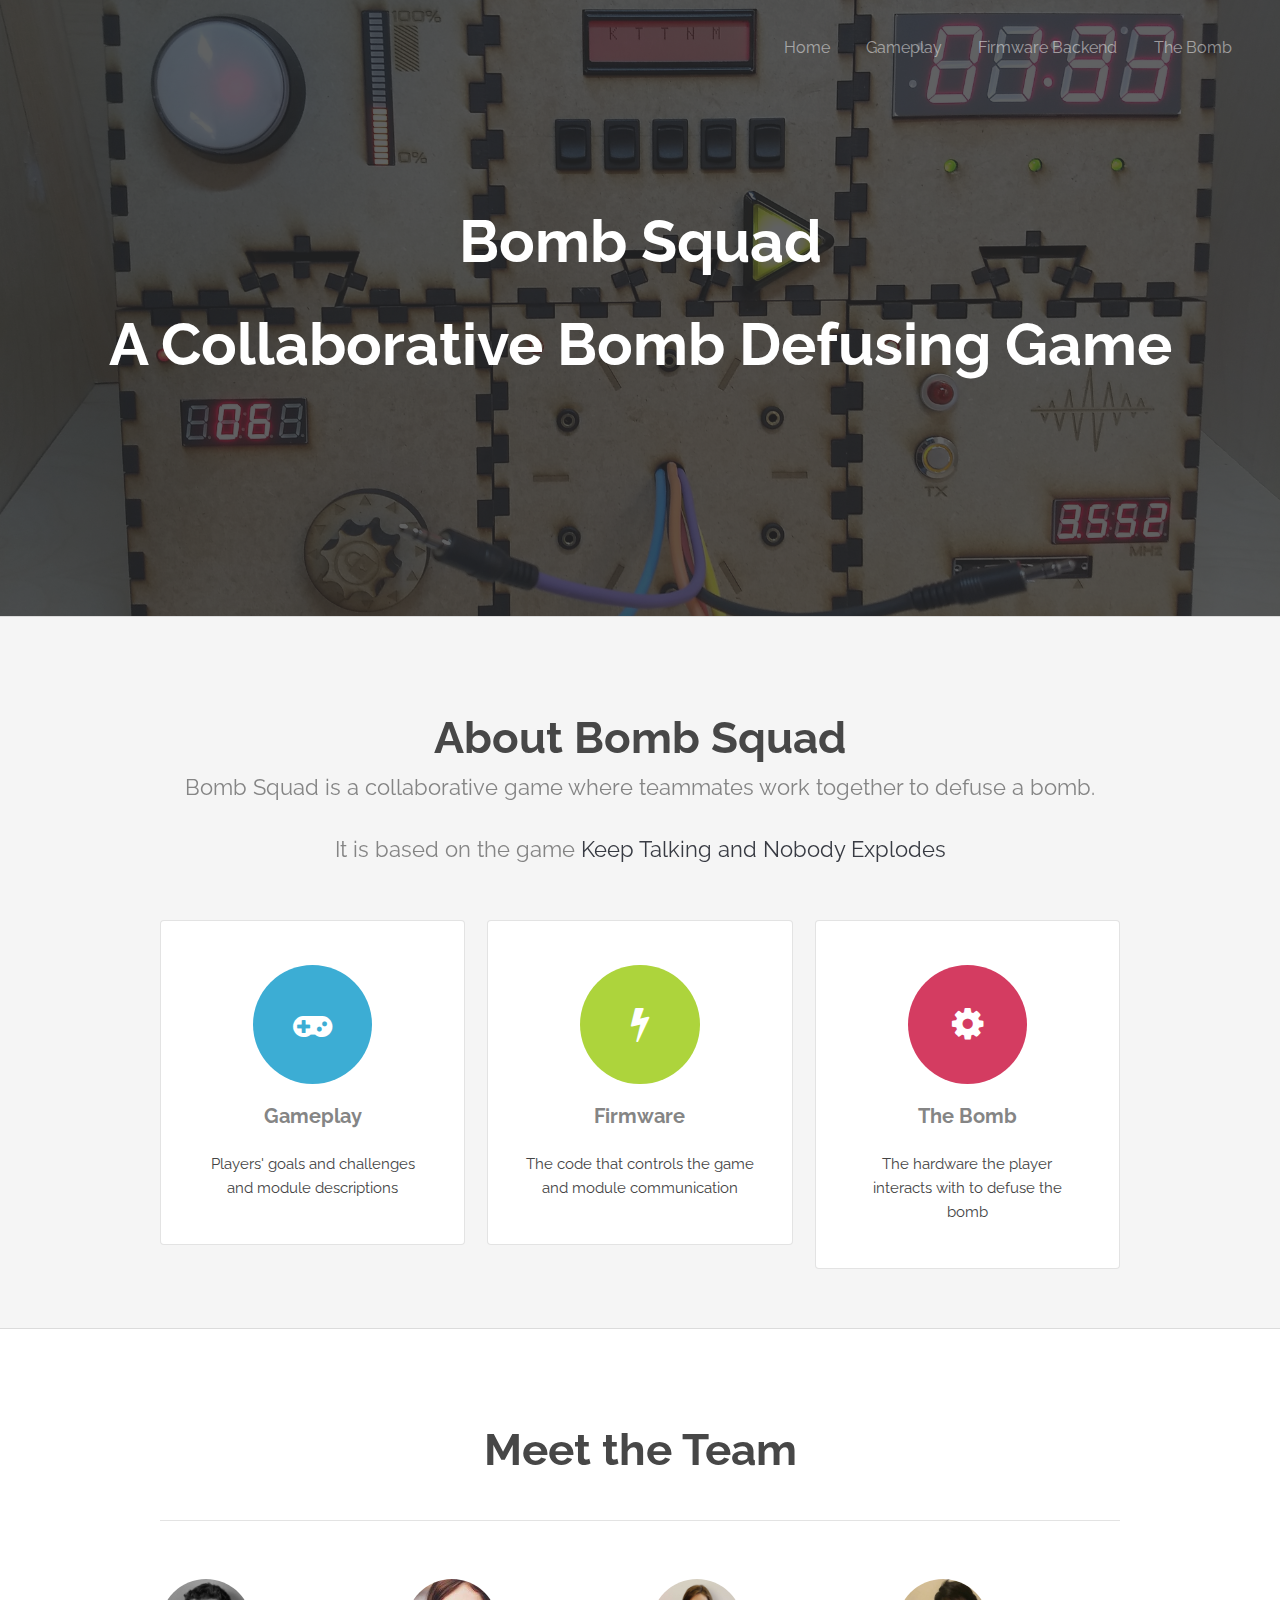
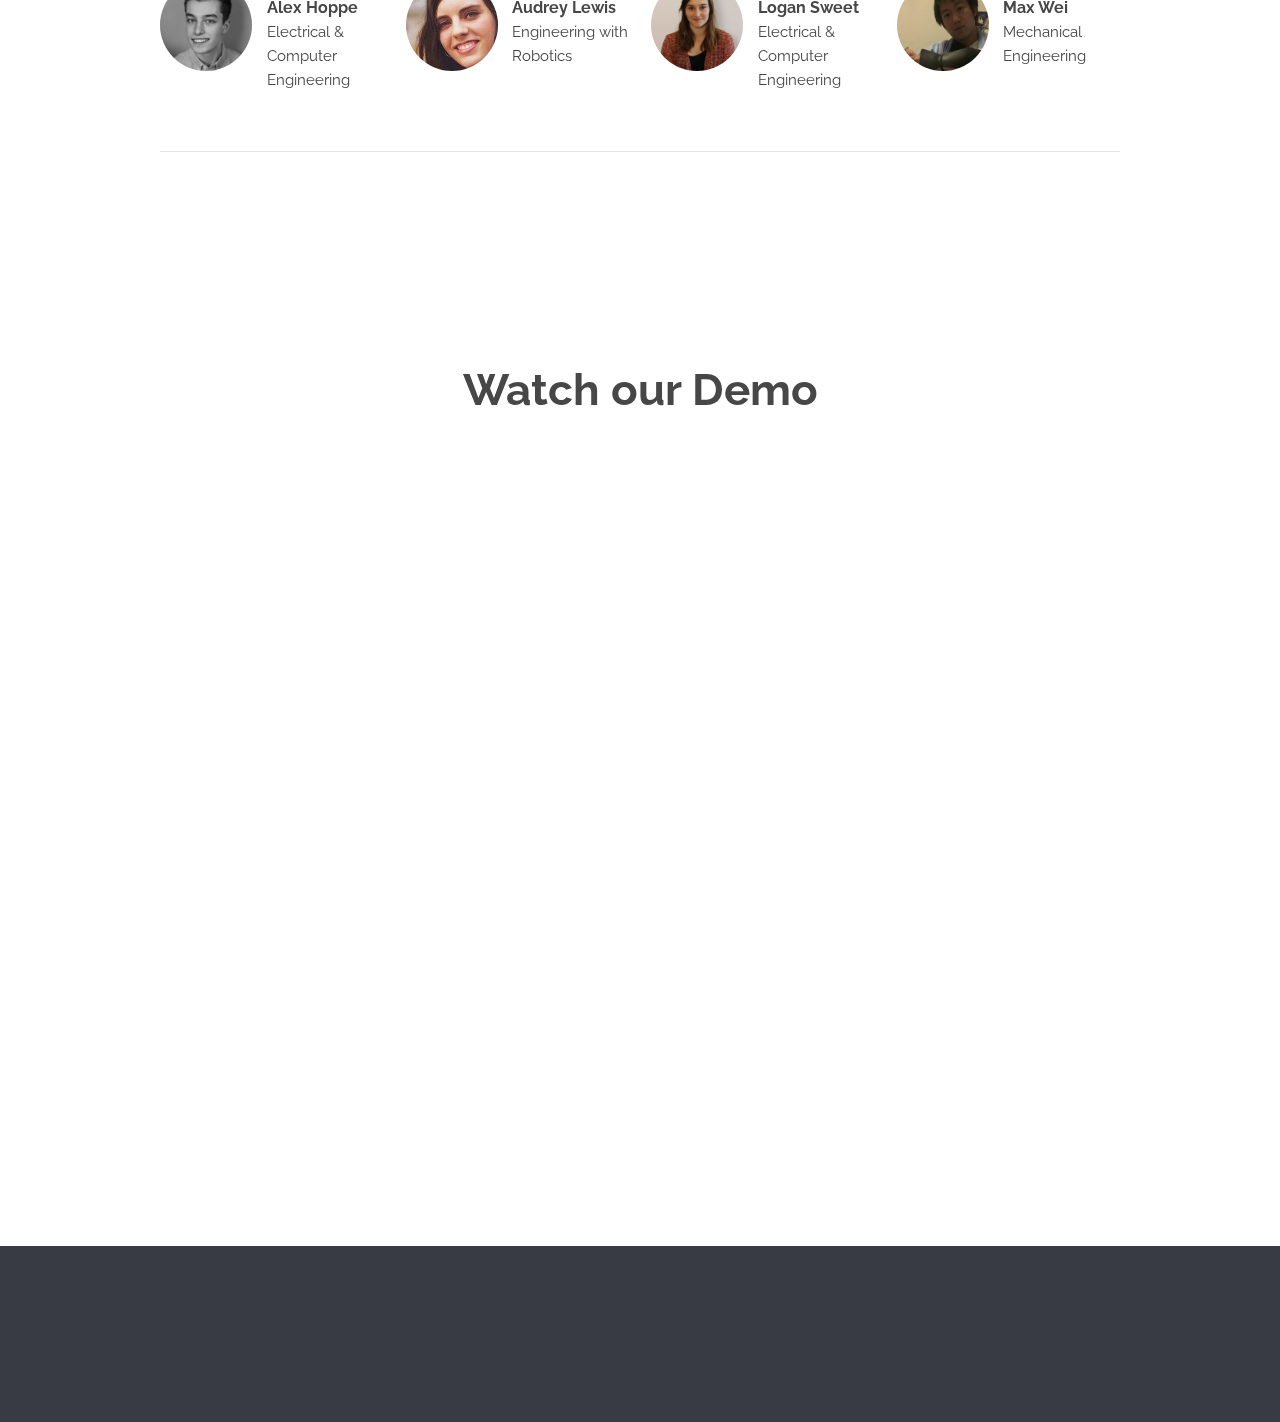
<file: index.html>
<!DOCTYPE html>
<!--
	Transit by TEMPLATED
	templated.co @templatedco
	Released for free under the Creative Commons Attribution 3.0 license (templated.co/license)
-->
<html lang="en">
	<head>
		<meta charset="UTF-8">
		<title>Bomb Squad</title>
		<meta http-equiv="content-type" content="text/html; charset=utf-8" />
		<meta name="description" content="" />
		<meta name="keywords" content="" />
		<!--[if lte IE 8]><script src="js/html5shiv.js"></script><![endif]-->
		<script src="js/jquery.min.js"></script>
		<script src="js/skel.min.js"></script>
		<script src="js/skel-layers.min.js"></script>
		<script src="js/init.js"></script>
		<noscript>
			<link rel="stylesheet" href="css/skel.css" />
			<link rel="stylesheet" href="css/style.css" />
			<link rel="stylesheet" href="css/style-xlarge.css" />
		</noscript>
	</head>
	<body class="landing">

		<!-- Header -->
		<header id="header">
			<!-- <h1><a href="index.html">Defusion Confusion</a></h1> -->
			<nav id="nav">
				<ul>
                    <li><a href="index.html">Home</a></li>
                    <li><a href="Gameplay.html">Gameplay</a></li>
                    <li><a href="FirmwareBackend.html">Firmware Backend</a></li>
                    <li><a href="TheBomb.html">The Bomb</a></li>
				</ul>
			</nav>
		</header>

		<!-- Banner -->
			<section id="banner">
				<h2>Bomb Squad</h2>
                <h2>A Collaborative Bomb Defusing Game </h2>
				<ul class="actions">
					<!-- <li>
						<a href="#SectionOneHeadline" class="button big">Buy Now</a>
					</li> -->
				</ul>
			</section>

		<!-- One -->
			<section id="one" class="wrapper style1 special">
				<div class="container">
					<header class="major">
						<h2>About Bomb Squad</h2>
						<p> Bomb Squad is a collaborative game where teammates work together to defuse a bomb. </p><p>It is based on the game  <a href="http://www.keeptalkinggame.com">Keep Talking and Nobody Explodes</a> </p>
					</header>
					<div class="row row-eq-height">
						<div class="4u 12u(medium)">
							<section class="box">
								<a href = "Gameplay.html" > <i class="icon big rounded color1 fa-gamepad"></i></a>
								<h3>Gameplay</h3>
								<p>Players' goals and challenges and module descriptions </p>
							</section>
						</div>
						<div class="4u 12u(medium)">
							<section class="box">
								<a href = "FirmwareBackend.html"><i class="icon big rounded color9 fa-bolt"></i></a>
								<h3>Firmware</h3>
								<p>The code that controls the game and module communication</p>
							</section>
						</div>
						<div class="4u 12u(medium)">
							<section class="box">
								<a href = "TheBomb.html"><i class="icon big rounded color6 fa-cog"></i></a>
								<h3>The Bomb</h3>
								<p>The hardware the player interacts with to defuse the bomb </p>
							</section>
						</div>
						<!-- <div class="3u 12u(medium)">
							<section class="box">
								<a href = "Support.html"<i class="icon big rounded color7 fa-wrench"></i></a>
								<h3>Support</h3>
								<p>The ancillary technology outside of the main bomb modules</p>
							</section>
						</div> -->
					</div>
				</div>
			</section>

		<!-- Two -->
			<section id="two" class="wrapper style2 special">
				<div class="container">
					<header class="major">
						<h2>Meet the Team</h2>
						<p>  </p>
					</header>
					<section class="profiles">
						<div class="row">
							<section class="3u 6u(medium) 12u$(xsmall) profile">
								<img src="images/alexHoppe.jpeg" alt="Alex Hoppe"
								width="92" height="92"/>
								<h4>Alex Hoppe</h4>
								<p>Electrical & Computer Engineering</p>
							</section>
							<section class="3u 6u$(medium) 12u$(xsmall) profile">
								<img src="images/audreyLewis.jpg" alt=""
								width="92" height="92"/>
								<h4>Audrey Lewis</h4>
								<p>Engineering with Robotics</p>
							</section>
							<section class="3u 6u(medium) 12u$(xsmall) profile">
								<img src="images/loganSweet.jpg" alt=""
								width="92" height="92"/>
								<h4>Logan Sweet</h4>
								<p>Electrical & Computer Engineering </p>
							</section>
							<section class="3u$ 6u$(medium) 12u$(xsmall) profile">
								<img src="images/maxWei.jpg" alt=""
								width="92" height="92"/>
								<h4>Max Wei</h4>
								<p>Mechanical Engineering </p>
							</section>
						</div>
					</section>
				</div>
			</section>

			<section id="three" class="wrapper style2 special">
				<div class="container">
					<header class="major">
						<h2>Watch our Demo</h2>
						<p>  </p>
					</header>
					<section>
						<iframe width="1250" height="720" src="https://www.youtube.com/embed/VCU8xotwe6g" frameborder="0" allow="autoplay; encrypted-media" allowfullscreen></iframe>
					</section>
				</div>
			</section>

		<!-- Footer (Bottom most section)-->
			<footer id="footer">
				<!-- <div class="container"> -->
					<!-- <section class="links">
						<div class="row">

							<section class="3u 6u$(medium) 12u$(small)">
								<a href="Gameplay.html"><h3>Gameplay</h3></a>
							</section>
							<section class="3u 6u(medium) 12u$(small)">
								<a href="Architecture.html"><h3>Architecture</h3></a>
							</section>
							<section class="3u 6u(medium) 12u$(small)">
								<a href="Architecture.html"><h3>Architecture</h3></a>
							</section>
							<section class="3u$ 6u$(medium) 12u$(small)">
								<a href="Support.html"><h3>Support Technology</h3></a>
							</section>
						</div>
					</section> -->
						<!-- </div> -->
					</section>
					<div class="row">
						<div class="8u 12u$(medium)">
							<!-- <ul class="copyright">
								<li>&copy; Untitled. All rights reserved.</li>
								<li>Design: <a href="http://templated.co">TEMPLATED</a></li>
								<li>Images: <a href="http://unsplash.com">Unsplash</a></li>
							</ul> -->
						</div>
						<div class="4u$ 12u$(medium)">
							<ul class="icons">
								<!-- <li>
									<a class="icon rounded fa-facebook"><span class="label">Facebook</span></a>
								</li>
								<li>
									<a class="icon rounded fa-twitter"><span class="label">Twitter</span></a>
								</li>
								<li>
									<a class="icon rounded fa-google-plus"><span class="label">Google+</span></a>
								</li>
								<li>
									<a class="icon rounded fa-linkedin"><span class="label">LinkedIn</span></a>
								</li> -->
							</ul>
						</div>
					</div>
				</div>
			</footer>

	</body>
</html>
</file>
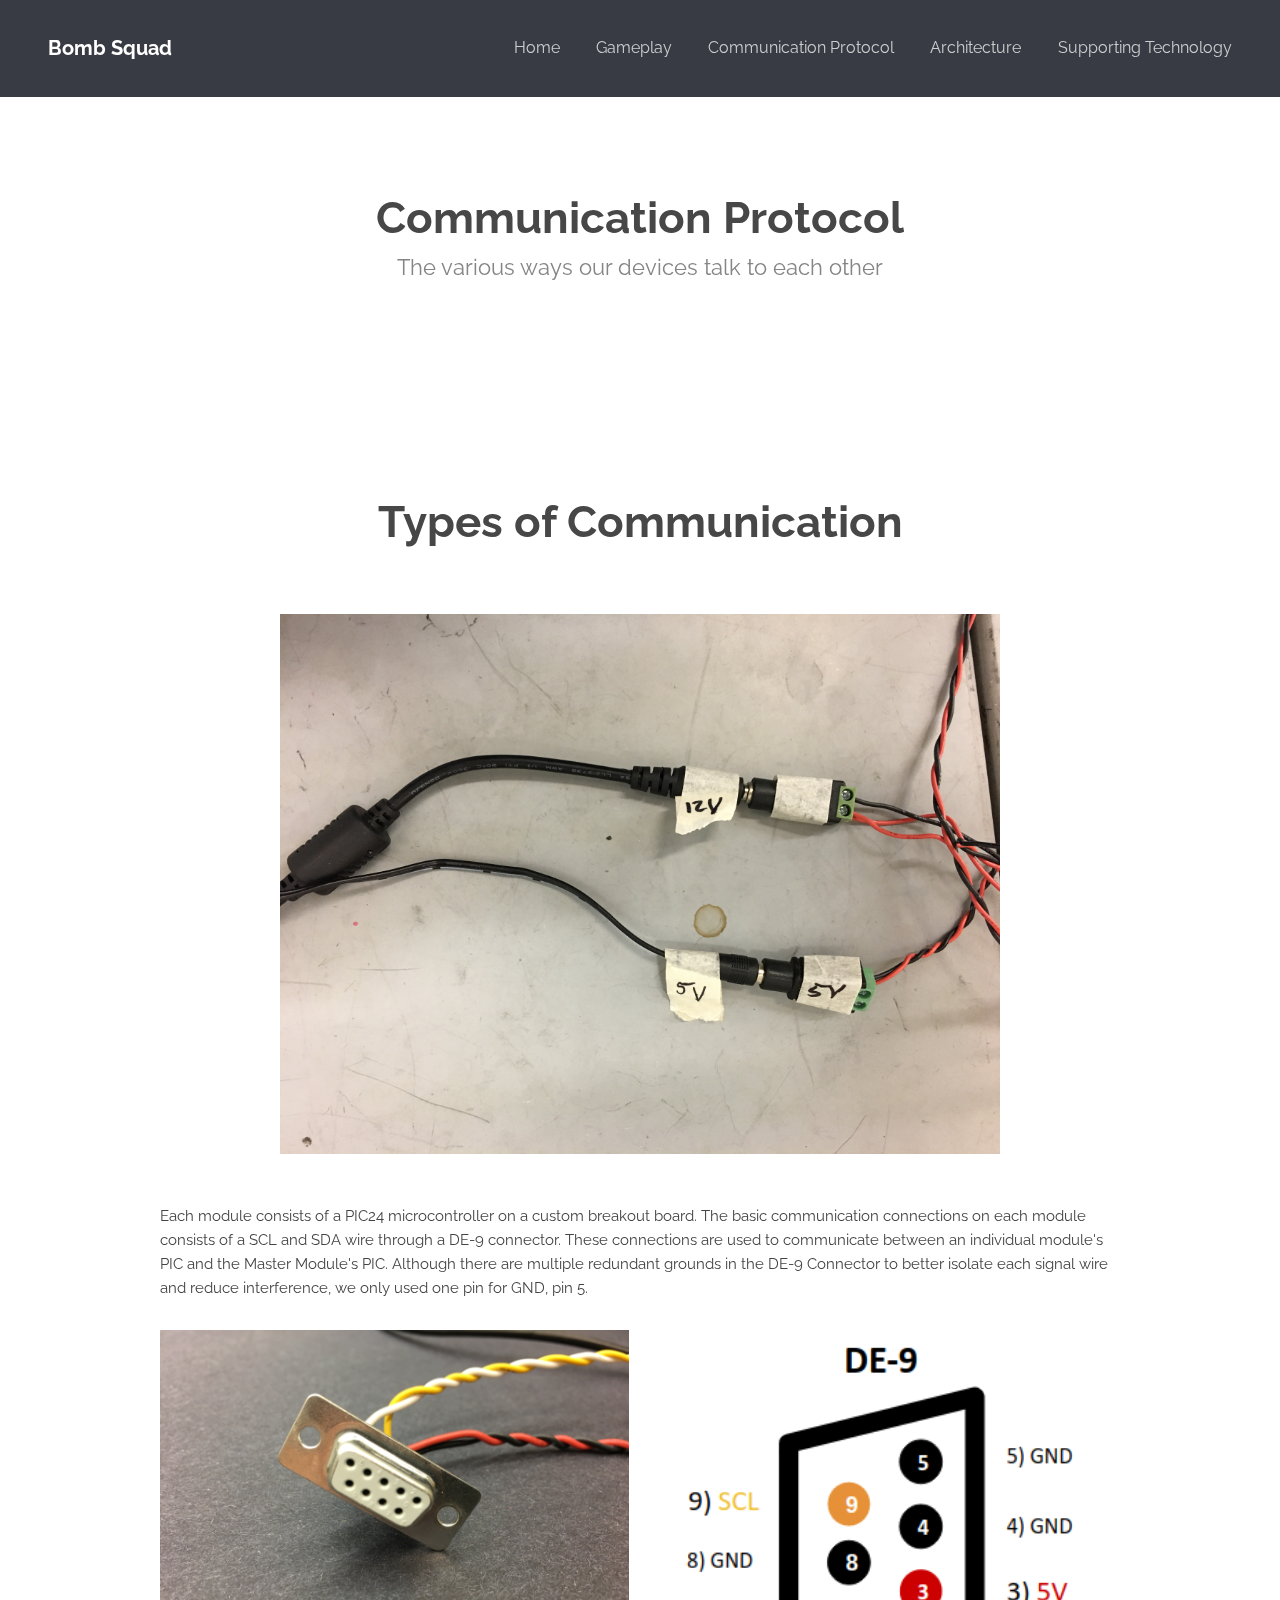
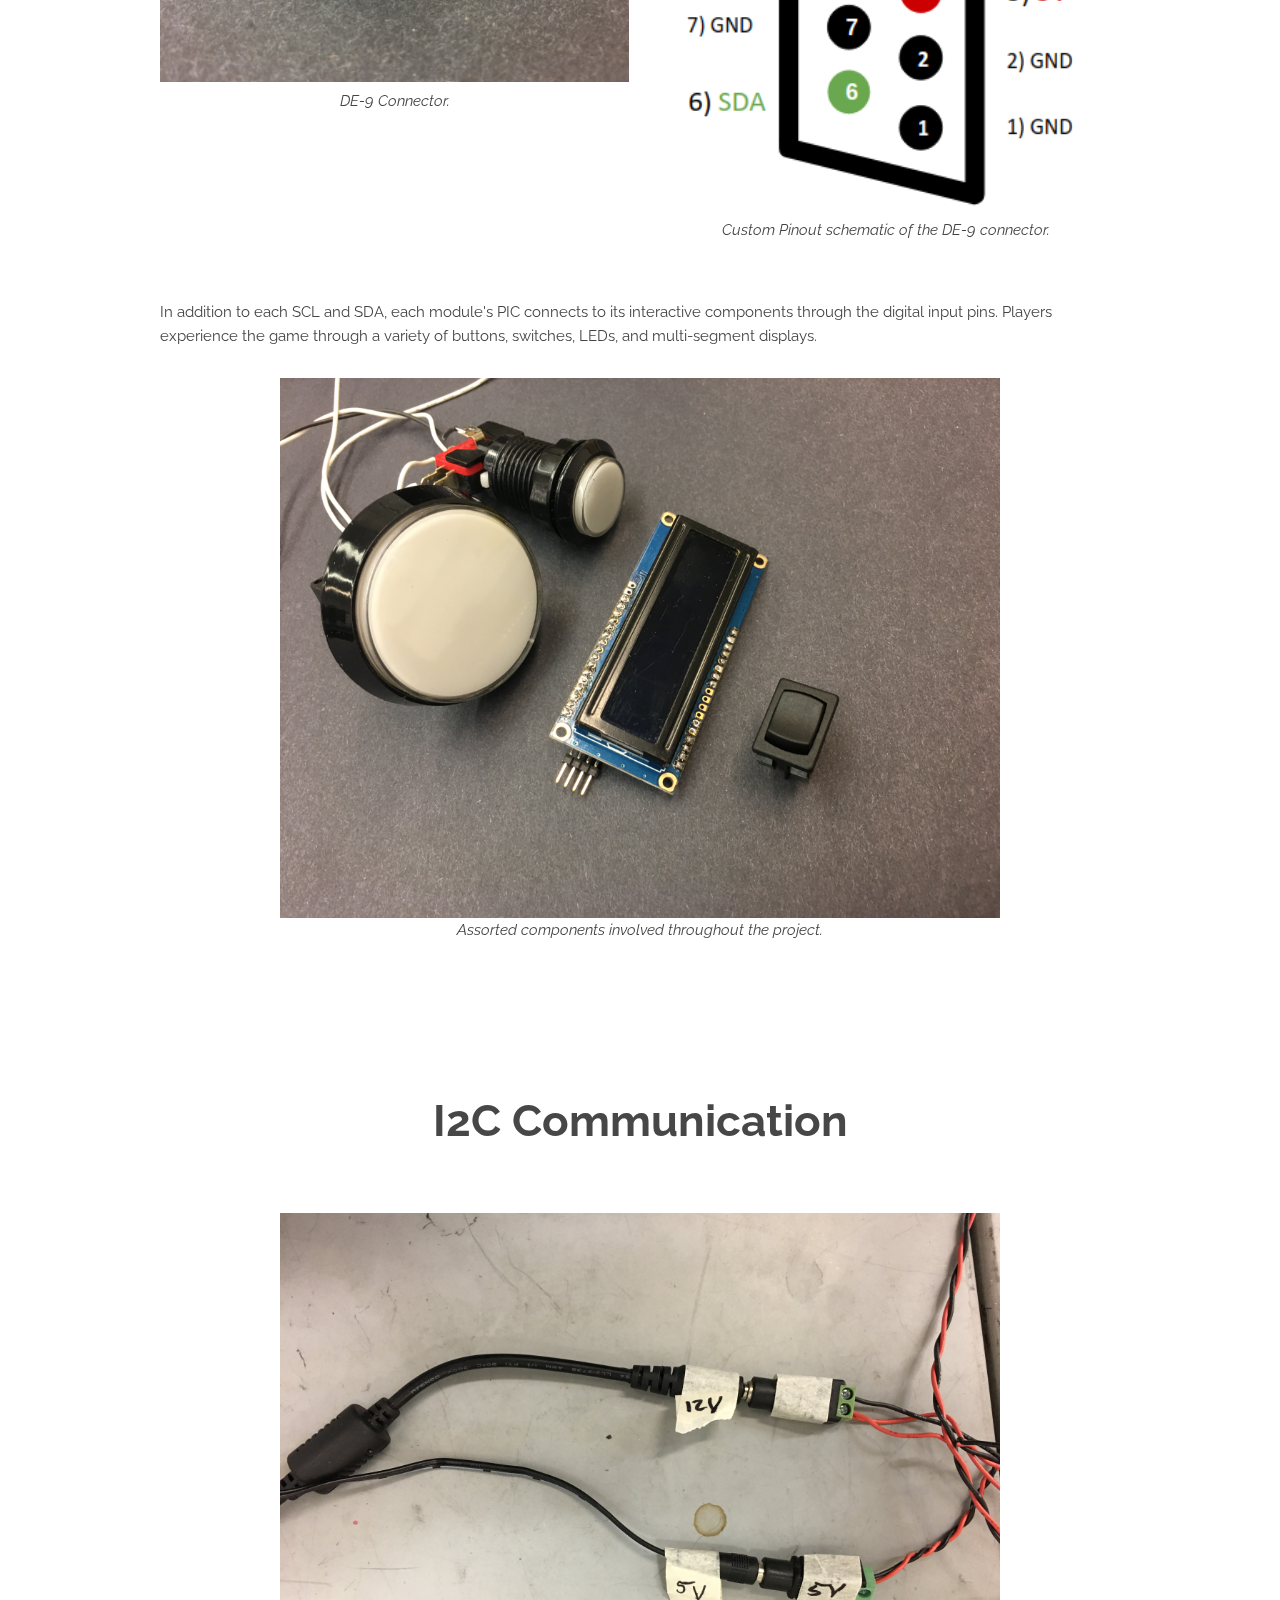
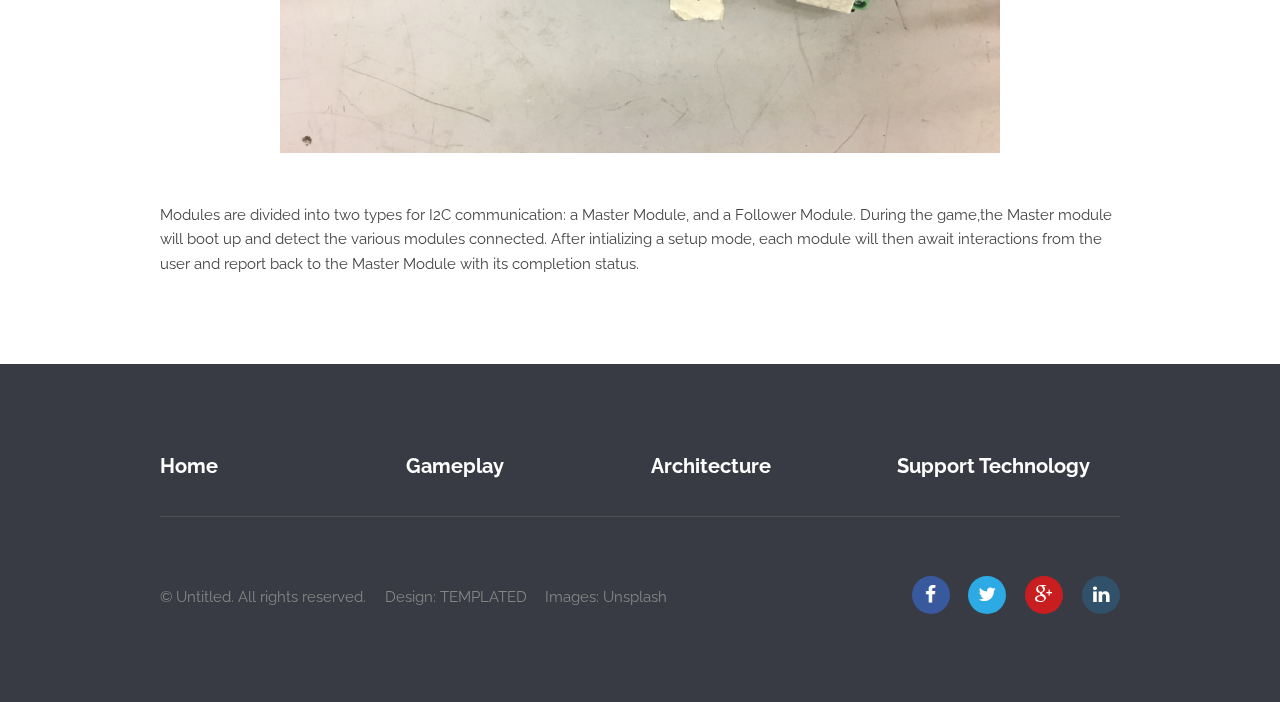
<file: Electrical.html>
<!DOCTYPE html>
<!--
	Transit by TEMPLATED
	templated.co @templatedco
	Released for free under the Creative Commons Attribution 3.0 license (templated.co/license)
-->
<html lang="en">
	<head>
		<meta charset="UTF-8">
		<title>Bomb Squad - Communication Protocol</title>
		<meta http-equiv="content-type" content="text/html; charset=utf-8" />
		<meta name="description" content="" />
		<meta name="keywords" content="" />
		<!--[if lte IE 8]><script src="js/html5shiv.js"></script><![endif]-->
		<script src="js/jquery.min.js"></script>
		<script src="js/skel.min.js"></script>
		<script src="js/skel-layers.min.js"></script>
		<script src="js/init.js"></script>
		<noscript>
			<link rel="stylesheet" href="css/skel.css" />
			<link rel="stylesheet" href="css/style.css" />
			<link rel="stylesheet" href="css/style-xlarge.css" />
		</noscript>
	</head>
	<body>

		<!-- Header -->
		<header id="header">
			<h1><a href="index.html">Bomb Squad</a></h1>
			<nav id="nav">
				<ul>
					<li><a href="index.html">Home</a></li>
					<li><a href="Gameplay.html">Gameplay</a></li>
					<li><a href="Electrical.html">Communication Protocol</a></li>
					<li><a href="Architecture.html">Architecture</a></li>
					<li><a href="Support.html">Supporting Technology</a></li>
				</ul>
			</nav>
		</header>

		<!-- Main -->

			<section id="main" class="wrapper">
				<div class="container">

					<header class="major">
						<h2>Communication Protocol</h2>
						<p>The various ways our devices talk to each other</p>
					</header>

				</div>
			</section>

		<!-- Communication Protocol -->
		<section id="communication" class="wrapper style2 special">
			<div class="container">

				<header class = "major">
					<h2>Types of Communication</h2>
				</header>

				<img style="height:75%; width:75%; object-fit: contain; padding-bottom: 50px"
				class="center"
				src = "images/PowerConnectors.JPG"/> <!-- filler pic-->
					<p align="left"> Each module consists of a PIC24 microcontroller
					on a custom breakout board.  The basic communication connections on
					each module consists of a SCL and SDA wire through a DE-9 connector.
					These connections are used to communicate between an individual
					module's PIC and the Master Module's PIC.  Although there are multiple
					redundant grounds in the DE-9 Connector to better isolate each signal
					wire and reduce interference, we only used one pin for GND, pin 5.
					</p>

					<div class="row">

						<div class="6u 12u(medium)">

							<figure>
								<img style="height:100%; width:100%; object-fit: contain;"
								src = "images/DE-9Connector.JPG"/>
								<figcaption><i>DE-9 Connector.</i></figcaption>
							</figure>
						</div>

						<div class="6u$ 12u$(medium)">

							<figure>
								<img style="height:100%; width:100%; object-fit: contain;"
								src = "images/DE-9Pinout.png"/>
								<figcaption><i>Custom Pinout schematic of the DE-9 connector.</i></figcaption>
							</figure>
						</div>

					</div>

					<img style="padding-bottom: 50px">

					<p align="left">
					In addition to each SCL and SDA, each module's PIC connects to its
					interactive components through the digital input pins.  Players
					experience the game through a variety of buttons, switches, LEDs,
					and multi-segment displays.
					</p>

					<figure>
					<img style="height:75%; width:75%; object-fit: contain;"
					class="center"
					src="images/assortedthings.JPG" />
					<figcaption><i>Assorted components involved throughout the project.</i></figcaption>
					<figure>


			</div>
		</section>

		<!-- I2C Communication -->
		<section id="i2c" class="wrapper style2 special">
			<div class="container">

				<header class = "major">
					<h2>I2C Communication</h2>
				</header>

				<img style="height:75%; width:75%; object-fit: contain; padding-bottom: 50px"
				class="center"
				src = "images/PowerConnectors.JPG"/> <!--Placeholder image-->
					<p align="left">
					Modules are divided into two types for I2C communication: a Master Module,
					and a Follower Module.  During the game,the Master module will boot up and
					detect the various modules connected.  After intializing a setup mode,
					each module will then await interactions from the user and report back to
					the Master Module with its completion status.
					</p>

			</div>
		</section>


		<!-- Additional Section Template, Uncomment if needed. -->
		<!--
		<section id="i2c" class="wrapper style2 special">
			<div class="container">

				<header class = "major">
					<h2>I2C Communication</h2>
				</header>

					<img src = "images/"/>
					<p align="left">
					Modules are divided into two types for I2C communication: a Master Module,
					and a Follower Module.  During the game,
					</p>

			</div>
		</section>
		-->


					<!-- Text -->
					<!--
						<section>
							<h3>Text</h3>
							<p>This is <b>bold</b> and this is <strong>strong</strong>. This is <i>italic</i> and this is <em>emphasized</em>.
							This is <sup>superscript</sup> text and this is <sub>subscript</sub> text.
							This is <u>underlined</u> and this is code: <code>for (;;) { ... }</code>. Finally, <a href="#">this is a link</a>.</p>

							<hr />

							<header>
								<h3>Heading with a Subtitle</h3>
								<p>Lorem ipsum dolor sit amet nullam id egestas urna aliquam</p>
							</header>
							<p>Nunc lacinia ante nunc ac lobortis. Interdum adipiscing gravida odio porttitor sem non mi integer non faucibus ornare mi ut ante amet placerat aliquet. Volutpat eu sed ante lacinia sapien lorem accumsan varius montes viverra nibh in adipiscing blandit tempus accumsan.</p>
							<header>
								<h4>Heading with a Subtitle</h4>
								<p>Lorem ipsum dolor sit amet nullam id egestas urna aliquam</p>
							</header>
							<p>Nunc lacinia ante nunc ac lobortis. Interdum adipiscing gravida odio porttitor sem non mi integer non faucibus ornare mi ut ante amet placerat aliquet. Volutpat eu sed ante lacinia sapien lorem accumsan varius montes viverra nibh in adipiscing blandit tempus accumsan.</p>

							<hr />

							<h2>Heading Level 2</h2>
							<h3>Heading Level 3</h3>
							<h4>Heading Level 4</h4>
							<h5>Heading Level 5</h5>
							<h6>Heading Level 6</h6>

							<hr />

							<h4>Blockquote</h4>
							<blockquote>Fringilla nisl. Donec accumsan interdum nisi, quis tincidunt felis sagittis eget tempus euismod. Vestibulum ante ipsum primis in faucibus vestibulum. Blandit adipiscing eu felis iaculis volutpat ac adipiscing accumsan faucibus. Vestibulum ante ipsum primis in faucibus lorem ipsum dolor sit amet nullam adipiscing eu felis.</blockquote>

							<h4>Preformatted</h4>
							<pre><code>i = 0;

while (!deck.isInOrder()) {
print 'Iteration ' + i;
deck.shuffle();
i++;
}

print 'It took ' + i + ' iterations to sort the deck.';</code></pre>
						</section>
					-->
					<!-- Lists -->
					<!--
						<section>
							<h3>Lists</h3>
							<div class="row">
								<div class="6u 12u(3)">

									<h4>Unordered</h4>
									<ul>
										<li>Dolor pulvinar etiam magna etiam.</li>
										<li>Sagittis adipiscing lorem eleifend.</li>
										<li>Felis enim feugiat dolore viverra.</li>
									</ul>

									<h4>Alternate</h4>
									<ul class="alt">
										<li>Dolor pulvinar etiam magna etiam.</li>
										<li>Sagittis adipiscing lorem eleifend.</li>
										<li>Felis enim feugiat dolore viverra.</li>
									</ul>

								</div>
								<div class="6u 12u(3)">

									<h4>Ordered</h4>
									<ol>
										<li>Dolor pulvinar etiam magna etiam.</li>
										<li>Etiam vel felis at lorem sed viverra.</li>
										<li>Felis enim feugiat dolore viverra.</li>
										<li>Dolor pulvinar etiam magna etiam.</li>
										<li>Etiam vel felis at lorem sed viverra.</li>
										<li>Felis enim feugiat dolore viverra.</li>
									</ol>

									<h4>Icons</h4>
									<ul class="icons">
										<li><a href="#" class="icon fa-twitter"><span class="label">Twitter</span></a></li>
										<li><a href="#" class="icon fa-facebook"><span class="label">Facebook</span></a></li>
										<li><a href="#" class="icon fa-instagram"><span class="label">Instagram</span></a></li>
										<li><a href="#" class="icon fa-github"><span class="label">Github</span></a></li>
										<li><a href="#" class="icon fa-dribbble"><span class="label">Dribbble</span></a></li>
										<li><a href="#" class="icon fa-tumblr"><span class="label">Tumblr</span></a></li>
									</ul>
									<ul class="icons">
										<li><a href="#" class="icon rounded fa-twitter"><span class="label">Twitter</span></a></li>
										<li><a href="#" class="icon rounded fa-facebook"><span class="label">Facebook</span></a></li>
										<li><a href="#" class="icon rounded fa-instagram"><span class="label">Instagram</span></a></li>
										<li><a href="#" class="icon rounded fa-github"><span class="label">Github</span></a></li>
										<li><a href="#" class="icon rounded fa-dribbble"><span class="label">Dribbble</span></a></li>
										<li><a href="#" class="icon rounded fa-tumblr"><span class="label">Tumblr</span></a></li>
									</ul>

								</div>
							</div>

							<h4>Actions</h4>
							<ul class="actions">
								<li><a href="#" class="button alt">Default</a></li>
								<li><a href="#" class="button">Default</a></li>
							</ul>
							<ul class="actions small">
								<li><a href="#" class="button alt small">Small</a></li>
								<li><a href="#" class="button small">Small</a></li>
							</ul>
							<div class="row">
								<div class="3u 6u(2) 12u$(3)">
									<ul class="actions vertical">
										<li><a href="#" class="button alt">Default</a></li>
										<li><a href="#" class="button">Default</a></li>
									</ul>
								</div>
								<div class="3u 6u$(2) 12u$(3)">
									<ul class="actions vertical small">
										<li><a href="#" class="button alt small">Small</a></li>
										<li><a href="#" class="button small">Small</a></li>
									</ul>
								</div>
								<div class="3u 6u(2) 12u$(3)">
									<ul class="actions vertical">
										<li><a href="#" class="button alt fit">Default</a></li>
										<li><a href="#" class="button fit">Default</a></li>
									</ul>
								</div>
								<div class="3u 6u$(2) 12u$(3)">
									<ul class="actions vertical small">
										<li><a href="#" class="button alt small fit">Small</a></li>
										<li><a href="#" class="button small fit">Small</a></li>
									</ul>
								</div>
							</div>
						</section>
					-->

					<!-- Table -->
					<!--
						<section>
							<h3>Table</h3>
							<h4>Default</h4>
							<div class="table-wrapper">
								<table>
									<thead>
										<tr>
											<th>Name</th>
											<th>Description</th>
											<th>Price</th>
										</tr>
									</thead>
									<tbody>
										<tr>
											<td>Item 1</td>
											<td>Ante turpis integer aliquet porttitor.</td>
											<td>29.99</td>
										</tr>
										<tr>
											<td>Item 2</td>
											<td>Vis ac commodo adipiscing arcu aliquet.</td>
											<td>19.99</td>
										</tr>
										<tr>
											<td>Item 3</td>
											<td> Morbi faucibus arcu accumsan lorem.</td>
											<td>29.99</td>
										</tr>
										<tr>
											<td>Item 4</td>
											<td>Vitae integer tempus condimentum.</td>
											<td>19.99</td>
										</tr>
										<tr>
											<td>Item 5</td>
											<td>Ante turpis integer aliquet porttitor.</td>
											<td>29.99</td>
										</tr>
									</tbody>
									<tfoot>
										<tr>
											<td colspan="2"></td>
											<td>100.00</td>
										</tr>
									</tfoot>
								</table>
							</div>
							<h4>Alternate</h4>
							<div class="table-wrapper">
								<table class="alt">
									<thead>
										<tr>
											<th>Name</th>
											<th>Description</th>
											<th>Price</th>
										</tr>
									</thead>
									<tbody>
										<tr>
											<td>Item 1</td>
											<td>Ante turpis integer aliquet porttitor.</td>
											<td>29.99</td>
										</tr>
										<tr>
											<td>Item 2</td>
											<td>Vis ac commodo adipiscing arcu aliquet.</td>
											<td>19.99</td>
										</tr>
										<tr>
											<td>Item 3</td>
											<td> Morbi faucibus arcu accumsan lorem.</td>
											<td>29.99</td>
										</tr>
										<tr>
											<td>Item 4</td>
											<td>Vitae integer tempus condimentum.</td>
											<td>19.99</td>
										</tr>
										<tr>
											<td>Item 5</td>
											<td>Ante turpis integer aliquet porttitor.</td>
											<td>29.99</td>
										</tr>
									</tbody>
									<tfoot>
										<tr>
											<td colspan="2"></td>
											<td>100.00</td>
										</tr>
									</tfoot>
								</table>
							</div>
						</section>
					-->

					<!-- Buttons -->
					<!--
						<section>
							<h3>Buttons</h3>
							<ul class="actions">
								<li><a href="#" class="button alt">Special</a></li>
								<li><a href="#" class="button">Default</a></li>
							</ul>
							<ul class="actions">
								<li><a href="#" class="button alt big">Big</a></li>
								<li><a href="#" class="button">Default</a></li>
								<li><a href="#" class="button small">Default</a></li>
							</ul>
							<div class="row">
								<div class="6u 12u$(3)">
									<ul class="actions fit">
										<li><a href="#" class="button alt fit">Fit</a></li>
										<li><a href="#" class="button fit">Fit</a></li>
									</ul>
								</div>
								<div class="6u$ 12u$(3)">
									<ul class="actions fit small">
										<li><a href="#" class="button alt fit small">Fit + Small</a></li>
										<li><a href="#" class="button fit small">Fit + Small</a></li>
									</ul>
								</div>
							</div>
							<ul class="actions">
								<li><a href="#" class="button alt icon fa-download">Icon</a></li>
								<li><a href="#" class="button icon fa-download">Icon</a></li>
							</ul>
							<ul class="actions">
								<li><span class="button alt disabled">Special</span></li>
								<li><span class="button disabled">Default</span></li>
							</ul>
						</section>
					-->

					<!-- Form -->
					<!--
						<section>
							<h3>Form</h3>
							<form method="post" action="#">
								<div class="row uniform 50%">
									<div class="6u 12u$(4)">
										<input type="text" name="name" id="name" value="" placeholder="Name" />
									</div>
									<div class="6u$ 12u$(4)">
										<input type="email" name="email" id="email" value="" placeholder="Email" />
									</div>
									<div class="12u$">
										<div class="select-wrapper">
											<select name="category" id="category">
												<option value="">- Category -</option>
												<option value="1">Manufacturing</option>
												<option value="1">Shipping</option>
												<option value="1">Administration</option>
												<option value="1">Human Resources</option>
											</select>
										</div>
									</div>
									<div class="4u 12u$(3)">
										<input type="radio" id="priority-low" name="priority" checked>
										<label for="priority-low">Low Priority</label>
									</div>
									<div class="4u 12u$(3)">
										<input type="radio" id="priority-normal" name="priority">
										<label for="priority-normal">Normal Priority</label>
									</div>
									<div class="4u$ 12u$(3)">
										<input type="radio" id="priority-high" name="priority">
										<label for="priority-high">High Priority</label>
									</div>
									<div class="6u 12u$(3)">
										<input type="checkbox" id="copy" name="copy">
										<label for="copy">Email me a copy of this message</label>
									</div>
									<div class="6u$ 12u$(3)">
										<input type="checkbox" id="human" name="human" checked>
										<label for="human">I am a human and not a robot</label>
									</div>
									<div class="12u$">
										<textarea name="message" id="message" placeholder="Enter your message" rows="6"></textarea>
									</div>
									<div class="12u$">
										<ul class="actions">
											<li><input type="submit" value="Send Message" class="special" /></li>
											<li><input type="reset" value="Reset" /></li>
										</ul>
									</div>
								</div>
							</form>
						</section>
					-->

					<!-- Image -->
					<!--
						<section>
							<h3>Image</h3>
							<h4>Fit</h4>
							<div class="box alt">
								<div class="row 50% uniform">
									<div class="12u$"><span class="image fit"><img src="images/pic07.jpg" alt="" /></span></div>
									<div class="4u"><span class="image fit"><img src="images/pic02.jpg" alt="" /></span></div>
									<div class="4u"><span class="image fit"><img src="images/pic03.jpg" alt="" /></span></div>
									<div class="4u$"><span class="image fit"><img src="images/pic04.jpg" alt="" /></span></div>
									<div class="4u"><span class="image fit"><img src="images/pic04.jpg" alt="" /></span></div>
									<div class="4u"><span class="image fit"><img src="images/pic02.jpg" alt="" /></span></div>
									<div class="4u$"><span class="image fit"><img src="images/pic03.jpg" alt="" /></span></div>
									<div class="4u"><span class="image fit"><img src="images/pic03.jpg" alt="" /></span></div>
									<div class="4u"><span class="image fit"><img src="images/pic04.jpg" alt="" /></span></div>
									<div class="4u$"><span class="image fit"><img src="images/pic02.jpg" alt="" /></span></div>
								</div>
							</div>

							<h4>Left &amp; Right</h4>
							<p><span class="image left"><img src="images/pic08.jpg" alt="" /></span>Fringilla nisl. Donec accumsan interdum nisi, quis tincidunt felis sagittis eget. tempus euismod. Vestibulum ante ipsum primis in faucibus vestibulum. Blandit adipiscing eu felis iaculis volutpat ac adipiscing accumsan eu faucibus. Integer ac pellentesque praesent tincidunt felis sagittis eget. tempus euismod. Vestibulum ante ipsum primis in faucibus vestibulum. Blandit adipiscing eu felis iaculis volutpat ac adipiscing accumsan eu faucibus. Integer ac pellentesque praesent. Donec accumsan interdum nisi, quis tincidunt felis sagittis eget. tempus euismod. Vestibulum ante ipsum primis in faucibus vestibulum. Blandit adipiscing eu felis iaculis volutpat ac adipiscing accumsan eu faucibus. Integer ac pellentesque praesent tincidunt felis sagittis eget. tempus euismod. Vestibulum ante ipsum primis in faucibus vestibulum. Blandit adipiscing eu felis iaculis volutpat ac adipiscing accumsan eu faucibus. Integer ac pellentesque praesent.</p>
							<p><span class="image right"><img src="images/pic08.jpg" alt="" /></span>Fringilla nisl. Donec accumsan interdum nisi, quis tincidunt felis sagittis eget. tempus euismod. Vestibulum ante ipsum primis in faucibus vestibulum. Blandit adipiscing eu felis iaculis volutpat ac adipiscing accumsan eu faucibus. Integer ac pellentesque praesent tincidunt felis sagittis eget. tempus euismod. Vestibulum ante ipsum primis in faucibus vestibulum. Blandit adipiscing eu felis iaculis volutpat ac adipiscing accumsan eu faucibus. Integer ac pellentesque praesent. Donec accumsan interdum nisi, quis tincidunt felis sagittis eget. tempus euismod. Vestibulum ante ipsum primis in faucibus vestibulum. Blandit adipiscing eu felis iaculis volutpat ac adipiscing accumsan eu faucibus. Integer ac pellentesque praesent tincidunt felis sagittis eget. tempus euismod. Vestibulum ante ipsum primis in faucibus vestibulum. Blandit adipiscing eu felis iaculis volutpat ac adipiscing accumsan eu faucibus. Integer ac pellentesque praesent.</p>
						</section>

				</div>
			</section>
		-->

		<!-- Footer -->

			<footer id="footer">
				<div class="container">
					<section class="links">
						<div class="row">
							<section class="3u 6u(medium) 12u$(small)">
								<a href="index.html"><h3>Home</h3></a>
							</section>
							<section class="3u 6u$(medium) 12u$(small)">
								<a href="Gameplay.html"><h3>Gameplay</h3></a>
							</section>
							<section class="3u 6u(medium) 12u$(small)">
								<a href="Architecture.html"><h3>Architecture</h3></a>
							</section>
							<section class="3u$ 6u$(medium) 12u$(small)">
								<a href="Support.html"><h3>Support Technology</h3></a>
							</section>
						</div>
					</section>

					<div class="row">
						<div class="8u 12u$(medium)">
							<ul class="copyright">
								<li>&copy; Untitled. All rights reserved.</li>
								<li>Design: <a href="http://templated.co">TEMPLATED</a></li>
								<li>Images: <a href="http://unsplash.com">Unsplash</a></li>
							</ul>
						</div>
						<div class="4u$ 12u$(medium)">
							<ul class="icons">
								<li>
									<a class="icon rounded fa-facebook"><span class="label">Facebook</span></a>
								</li>
								<li>
									<a class="icon rounded fa-twitter"><span class="label">Twitter</span></a>
								</li>
								<li>
									<a class="icon rounded fa-google-plus"><span class="label">Google+</span></a>
								</li>
								<li>
									<a class="icon rounded fa-linkedin"><span class="label">LinkedIn</span></a>
								</li>
							</ul>
						</div>
					</div>
				</div>
			</footer>

	</body>
</html>
</file>
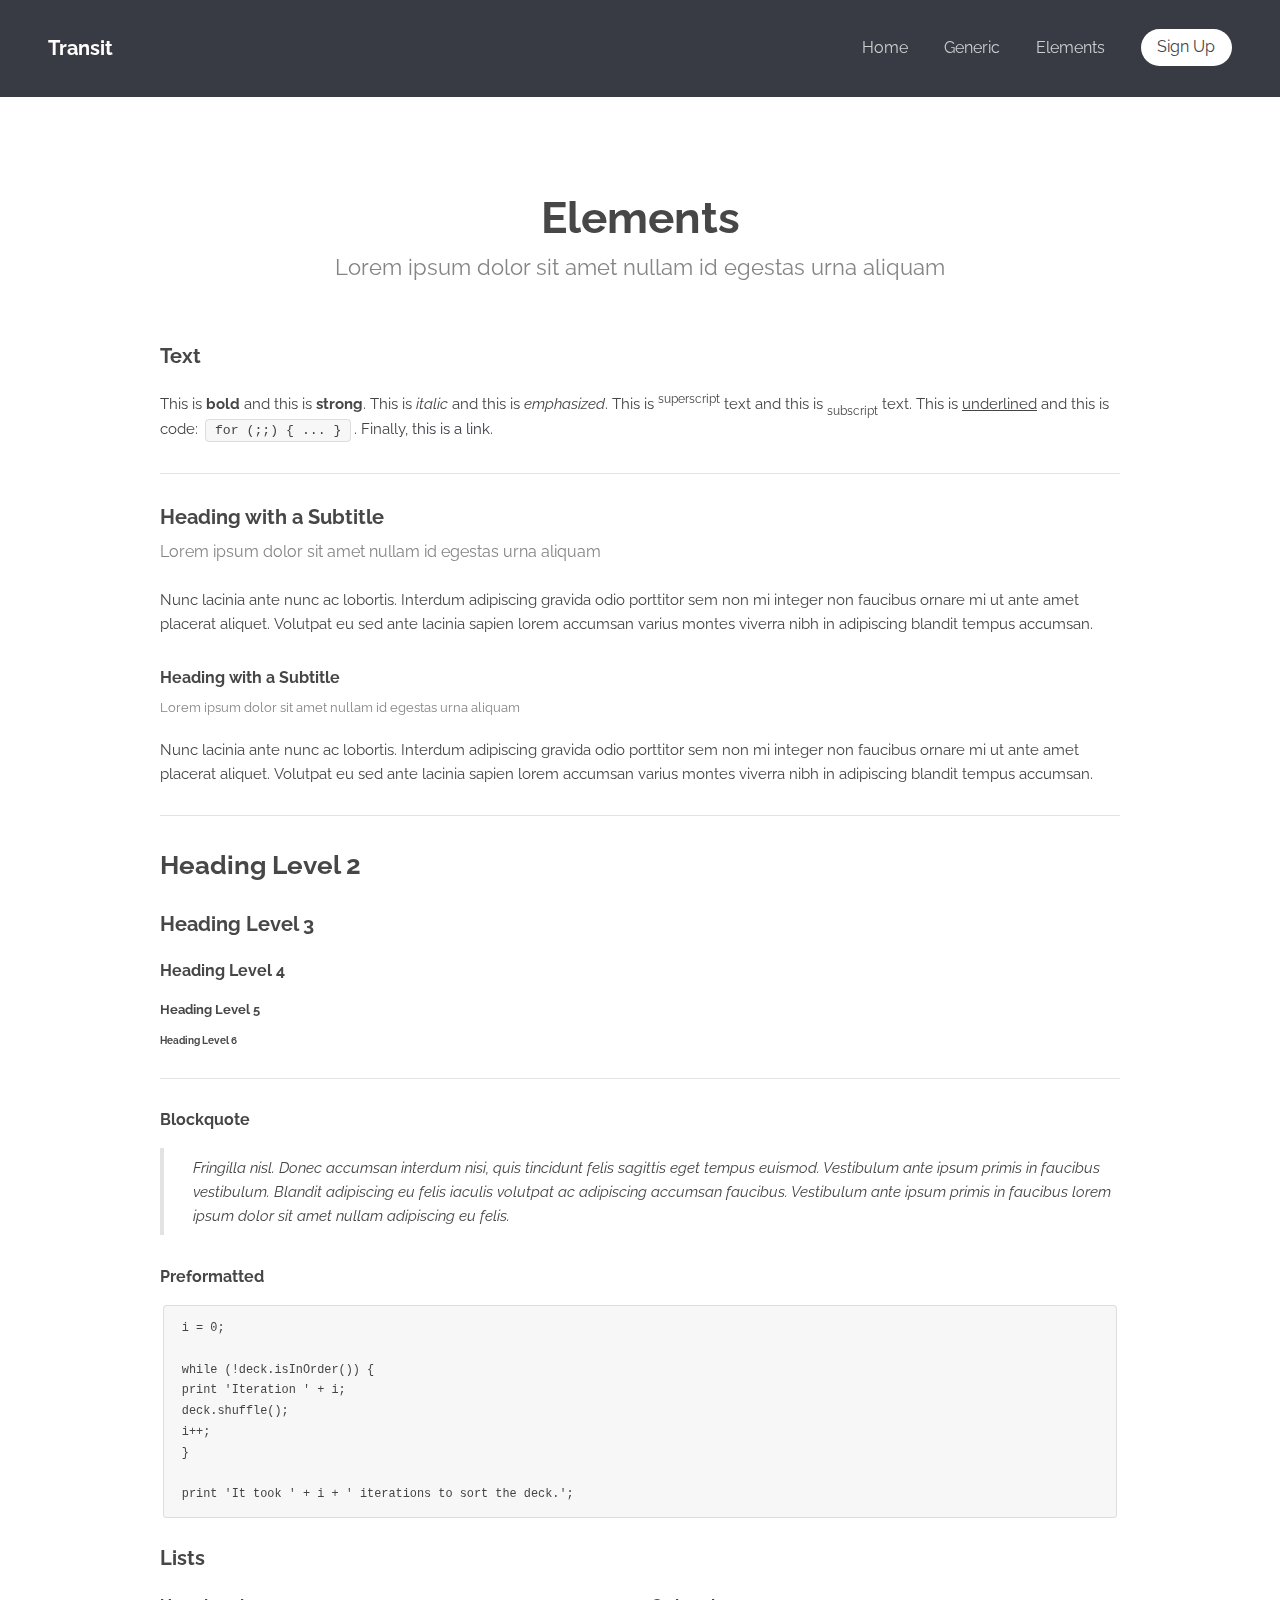
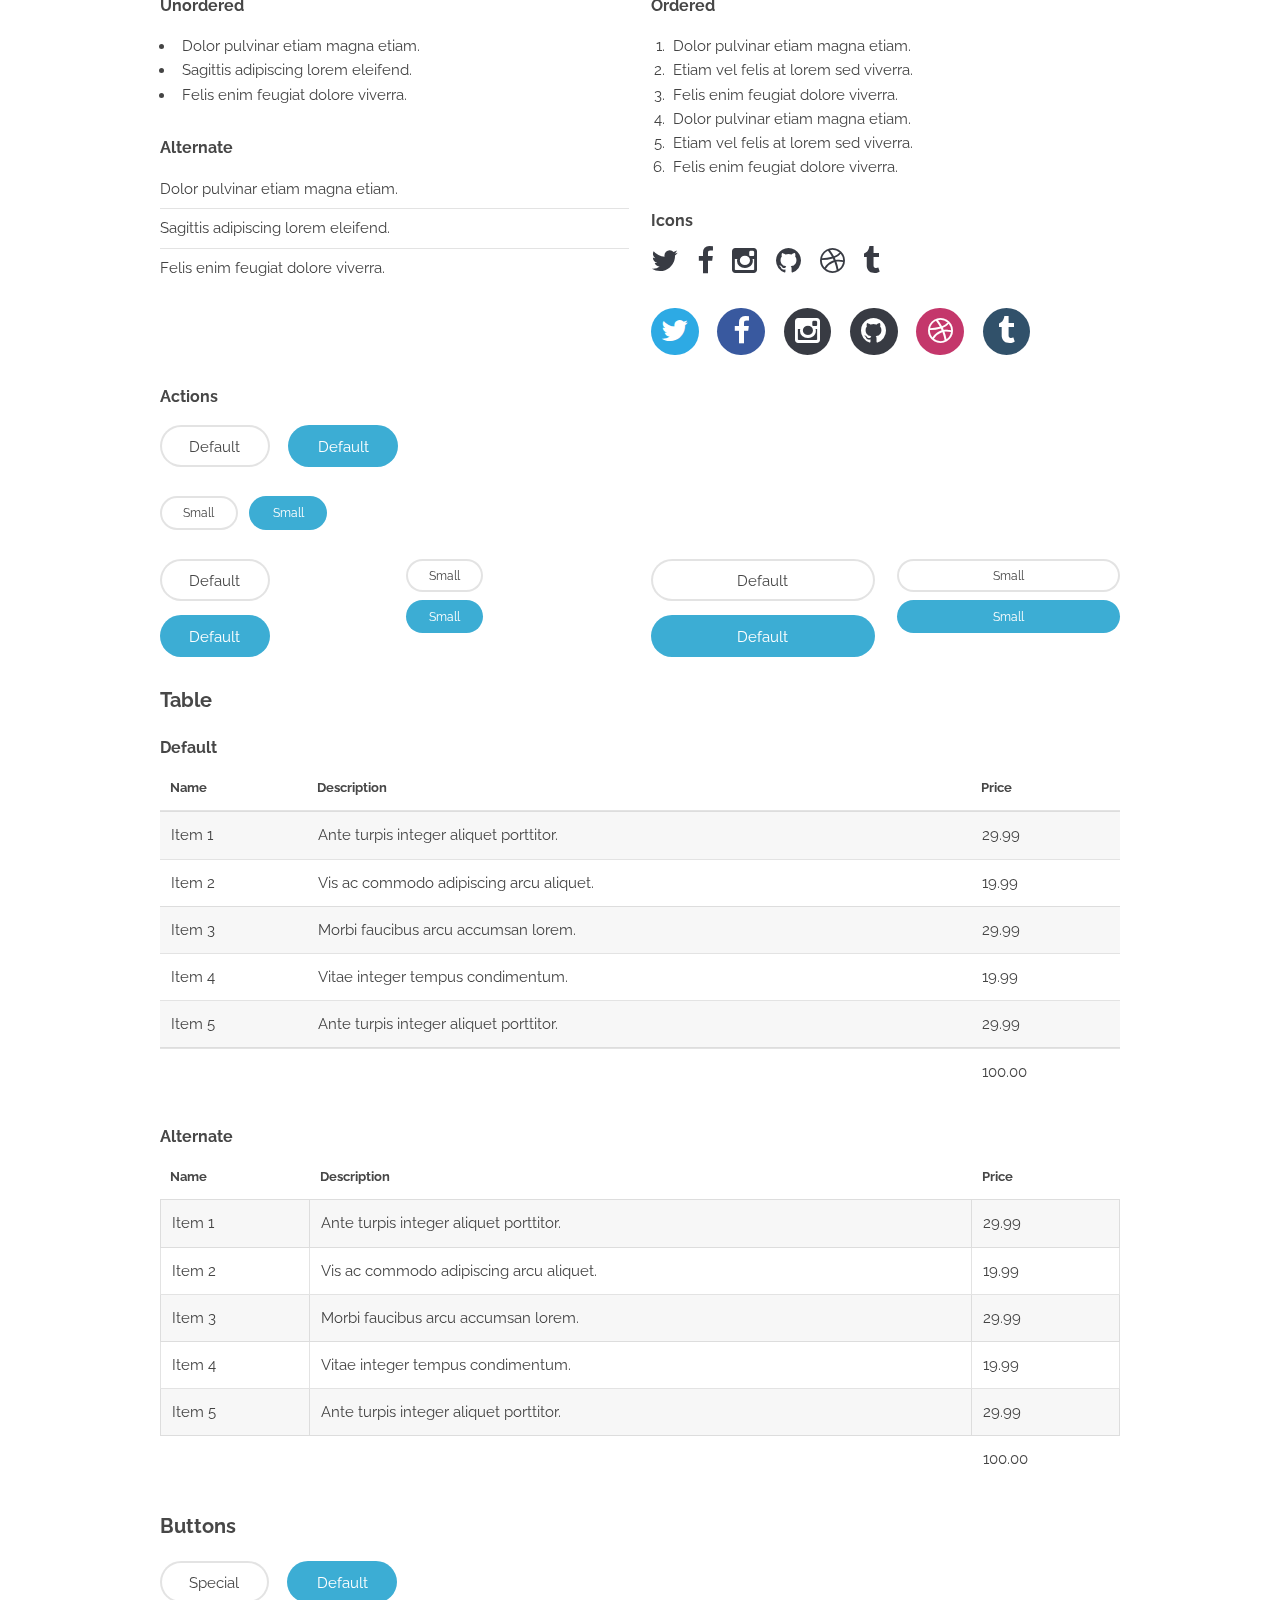
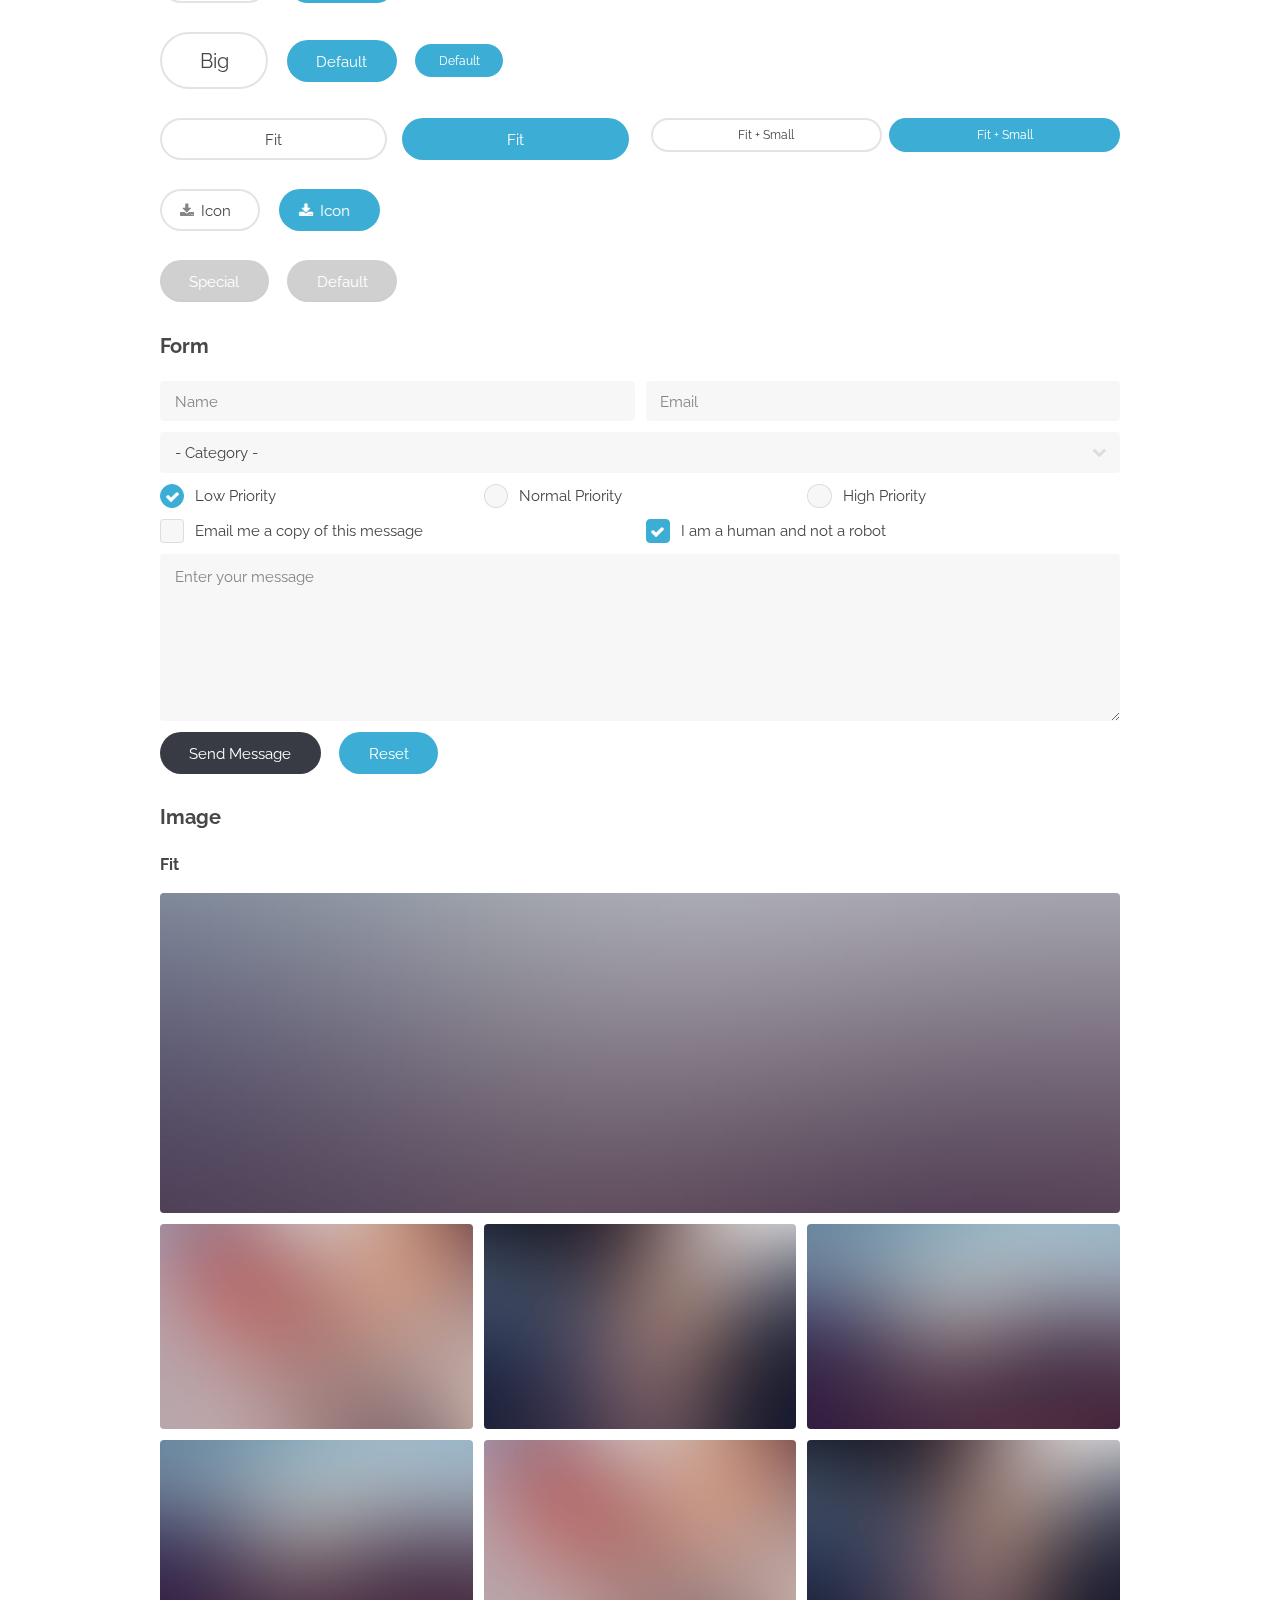
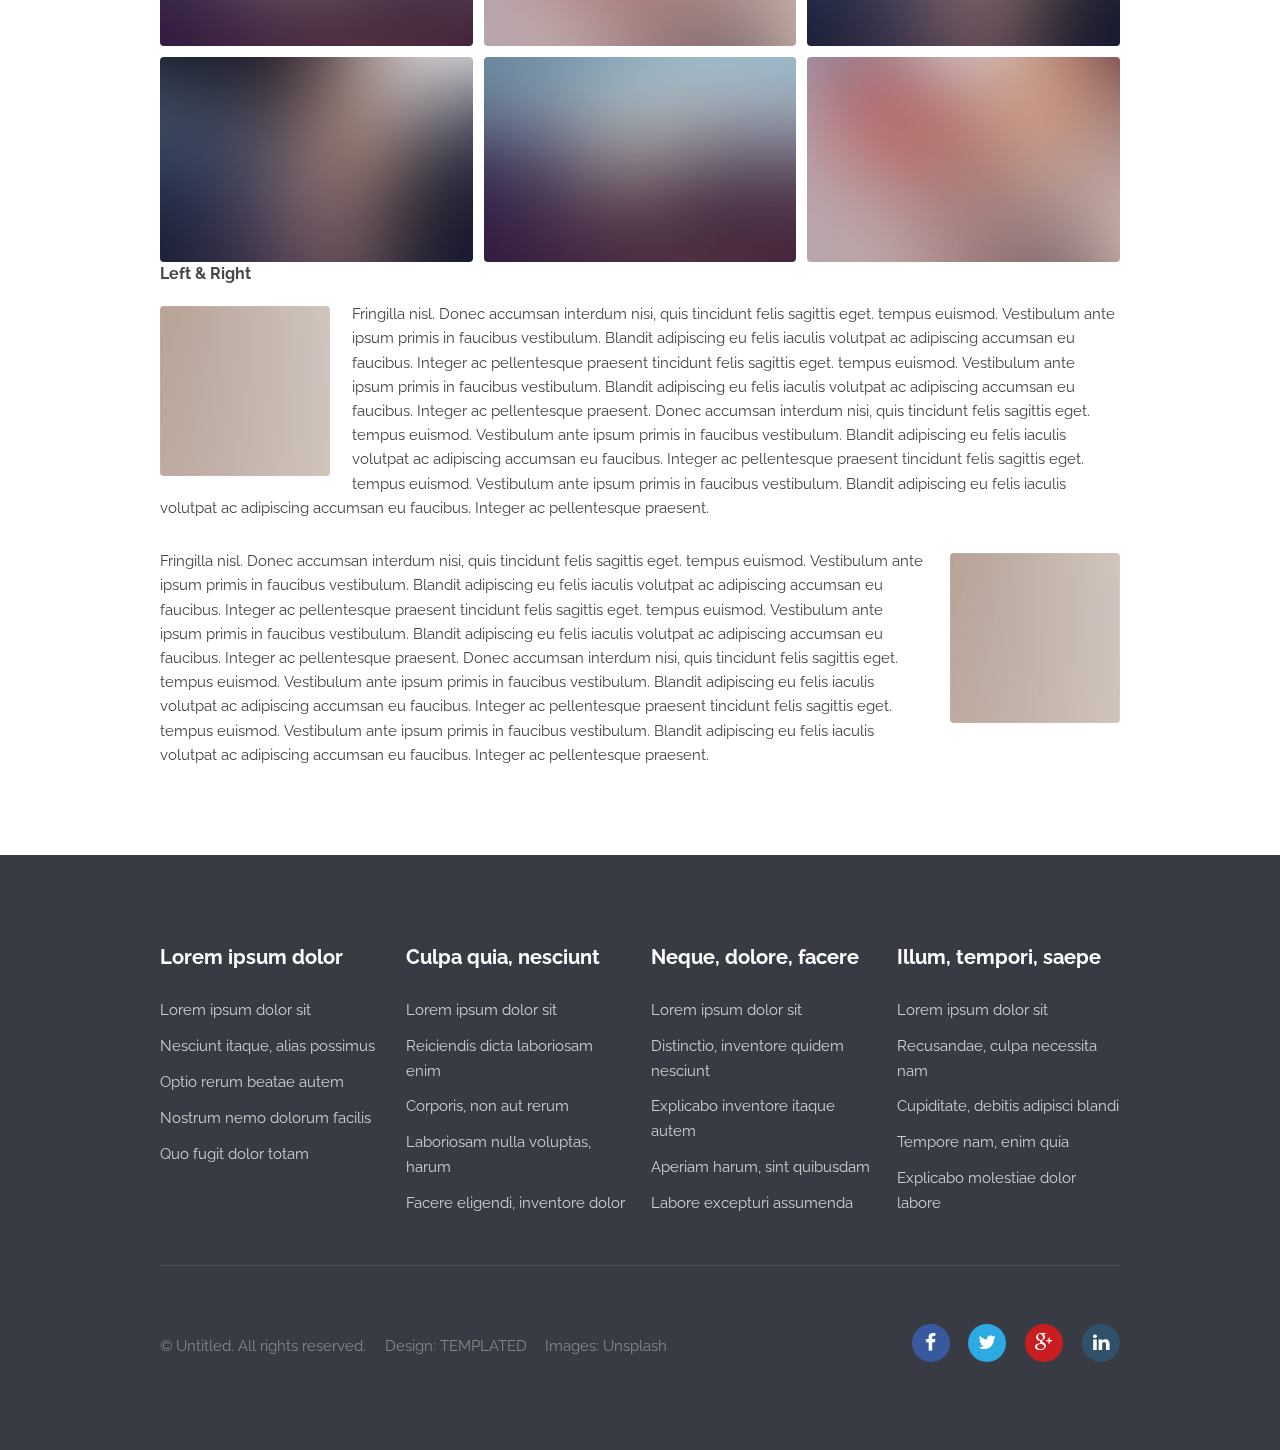
<file: elements.html>
<!DOCTYPE html>
<!--
	Transit by TEMPLATED
	templated.co @templatedco
	Released for free under the Creative Commons Attribution 3.0 license (templated.co/license)
-->
<html lang="en">
	<head>
		<meta charset="UTF-8">
		<title>Elements - Transit by TEMPLATED</title>
		<meta http-equiv="content-type" content="text/html; charset=utf-8" />
		<meta name="description" content="" />
		<meta name="keywords" content="" />
		<!--[if lte IE 8]><script src="js/html5shiv.js"></script><![endif]-->
		<script src="js/jquery.min.js"></script>
		<script src="js/skel.min.js"></script>
		<script src="js/skel-layers.min.js"></script>
		<script src="js/init.js"></script>
		<noscript>
			<link rel="stylesheet" href="css/skel.css" />
			<link rel="stylesheet" href="css/style.css" />
			<link rel="stylesheet" href="css/style-xlarge.css" />
		</noscript>
	</head>
	<body>

		<!-- Header -->
			<header id="header">
				<h1><a href="index.html">Transit</a></h1>
				<nav id="nav">
					<ul>
						<li><a href="index.html">Home</a></li>
						<li><a href="generic.html">Generic</a></li>
						<li><a href="elements.html">Elements</a></li>
						<li><a href="#" class="button special">Sign Up</a></li>
					</ul>
				</nav>
			</header>

		<!-- Main -->
			<section id="main" class="wrapper">
				<div class="container">

					<header class="major">
						<h2>Elements</h2>
						<p>Lorem ipsum dolor sit amet nullam id egestas urna aliquam</p>
					</header>

					<!-- Text -->
						<section>
							<h3>Text</h3>
							<p>This is <b>bold</b> and this is <strong>strong</strong>. This is <i>italic</i> and this is <em>emphasized</em>.
							This is <sup>superscript</sup> text and this is <sub>subscript</sub> text.
							This is <u>underlined</u> and this is code: <code>for (;;) { ... }</code>. Finally, <a href="#">this is a link</a>.</p>

							<hr />

							<header>
								<h3>Heading with a Subtitle</h3>
								<p>Lorem ipsum dolor sit amet nullam id egestas urna aliquam</p>
							</header>
							<p>Nunc lacinia ante nunc ac lobortis. Interdum adipiscing gravida odio porttitor sem non mi integer non faucibus ornare mi ut ante amet placerat aliquet. Volutpat eu sed ante lacinia sapien lorem accumsan varius montes viverra nibh in adipiscing blandit tempus accumsan.</p>
							<header>
								<h4>Heading with a Subtitle</h4>
								<p>Lorem ipsum dolor sit amet nullam id egestas urna aliquam</p>
							</header>
							<p>Nunc lacinia ante nunc ac lobortis. Interdum adipiscing gravida odio porttitor sem non mi integer non faucibus ornare mi ut ante amet placerat aliquet. Volutpat eu sed ante lacinia sapien lorem accumsan varius montes viverra nibh in adipiscing blandit tempus accumsan.</p>

							<hr />

							<h2>Heading Level 2</h2>
							<h3>Heading Level 3</h3>
							<h4>Heading Level 4</h4>
							<h5>Heading Level 5</h5>
							<h6>Heading Level 6</h6>

							<hr />

							<h4>Blockquote</h4>
							<blockquote>Fringilla nisl. Donec accumsan interdum nisi, quis tincidunt felis sagittis eget tempus euismod. Vestibulum ante ipsum primis in faucibus vestibulum. Blandit adipiscing eu felis iaculis volutpat ac adipiscing accumsan faucibus. Vestibulum ante ipsum primis in faucibus lorem ipsum dolor sit amet nullam adipiscing eu felis.</blockquote>

							<h4>Preformatted</h4>
							<pre><code>i = 0;

while (!deck.isInOrder()) {
print 'Iteration ' + i;
deck.shuffle();
i++;
}

print 'It took ' + i + ' iterations to sort the deck.';</code></pre>
						</section>

					<!-- Lists -->
						<section>
							<h3>Lists</h3>
							<div class="row">
								<div class="6u 12u(3)">

									<h4>Unordered</h4>
									<ul>
										<li>Dolor pulvinar etiam magna etiam.</li>
										<li>Sagittis adipiscing lorem eleifend.</li>
										<li>Felis enim feugiat dolore viverra.</li>
									</ul>

									<h4>Alternate</h4>
									<ul class="alt">
										<li>Dolor pulvinar etiam magna etiam.</li>
										<li>Sagittis adipiscing lorem eleifend.</li>
										<li>Felis enim feugiat dolore viverra.</li>
									</ul>

								</div>
								<div class="6u 12u(3)">

									<h4>Ordered</h4>
									<ol>
										<li>Dolor pulvinar etiam magna etiam.</li>
										<li>Etiam vel felis at lorem sed viverra.</li>
										<li>Felis enim feugiat dolore viverra.</li>
										<li>Dolor pulvinar etiam magna etiam.</li>
										<li>Etiam vel felis at lorem sed viverra.</li>
										<li>Felis enim feugiat dolore viverra.</li>
									</ol>

									<h4>Icons</h4>
									<ul class="icons">
										<li><a href="#" class="icon fa-twitter"><span class="label">Twitter</span></a></li>
										<li><a href="#" class="icon fa-facebook"><span class="label">Facebook</span></a></li>
										<li><a href="#" class="icon fa-instagram"><span class="label">Instagram</span></a></li>
										<li><a href="#" class="icon fa-github"><span class="label">Github</span></a></li>
										<li><a href="#" class="icon fa-dribbble"><span class="label">Dribbble</span></a></li>
										<li><a href="#" class="icon fa-tumblr"><span class="label">Tumblr</span></a></li>
									</ul>
									<ul class="icons">
										<li><a href="#" class="icon rounded fa-twitter"><span class="label">Twitter</span></a></li>
										<li><a href="#" class="icon rounded fa-facebook"><span class="label">Facebook</span></a></li>
										<li><a href="#" class="icon rounded fa-instagram"><span class="label">Instagram</span></a></li>
										<li><a href="#" class="icon rounded fa-github"><span class="label">Github</span></a></li>
										<li><a href="#" class="icon rounded fa-dribbble"><span class="label">Dribbble</span></a></li>
										<li><a href="#" class="icon rounded fa-tumblr"><span class="label">Tumblr</span></a></li>
									</ul>

								</div>
							</div>

							<h4>Actions</h4>
							<ul class="actions">
								<li><a href="#" class="button alt">Default</a></li>
								<li><a href="#" class="button">Default</a></li>
							</ul>
							<ul class="actions small">
								<li><a href="#" class="button alt small">Small</a></li>
								<li><a href="#" class="button small">Small</a></li>
							</ul>
							<div class="row">
								<div class="3u 6u(2) 12u$(3)">
									<ul class="actions vertical">
										<li><a href="#" class="button alt">Default</a></li>
										<li><a href="#" class="button">Default</a></li>
									</ul>
								</div>
								<div class="3u 6u$(2) 12u$(3)">
									<ul class="actions vertical small">
										<li><a href="#" class="button alt small">Small</a></li>
										<li><a href="#" class="button small">Small</a></li>
									</ul>
								</div>
								<div class="3u 6u(2) 12u$(3)">
									<ul class="actions vertical">
										<li><a href="#" class="button alt fit">Default</a></li>
										<li><a href="#" class="button fit">Default</a></li>
									</ul>
								</div>
								<div class="3u 6u$(2) 12u$(3)">
									<ul class="actions vertical small">
										<li><a href="#" class="button alt small fit">Small</a></li>
										<li><a href="#" class="button small fit">Small</a></li>
									</ul>
								</div>
							</div>
						</section>

					<!-- Table -->
						<section>
							<h3>Table</h3>
							<h4>Default</h4>
							<div class="table-wrapper">
								<table>
									<thead>
										<tr>
											<th>Name</th>
											<th>Description</th>
											<th>Price</th>
										</tr>
									</thead>
									<tbody>
										<tr>
											<td>Item 1</td>
											<td>Ante turpis integer aliquet porttitor.</td>
											<td>29.99</td>
										</tr>
										<tr>
											<td>Item 2</td>
											<td>Vis ac commodo adipiscing arcu aliquet.</td>
											<td>19.99</td>
										</tr>
										<tr>
											<td>Item 3</td>
											<td> Morbi faucibus arcu accumsan lorem.</td>
											<td>29.99</td>
										</tr>
										<tr>
											<td>Item 4</td>
											<td>Vitae integer tempus condimentum.</td>
											<td>19.99</td>
										</tr>
										<tr>
											<td>Item 5</td>
											<td>Ante turpis integer aliquet porttitor.</td>
											<td>29.99</td>
										</tr>
									</tbody>
									<tfoot>
										<tr>
											<td colspan="2"></td>
											<td>100.00</td>
										</tr>
									</tfoot>
								</table>
							</div>
							<h4>Alternate</h4>
							<div class="table-wrapper">
								<table class="alt">
									<thead>
										<tr>
											<th>Name</th>
											<th>Description</th>
											<th>Price</th>
										</tr>
									</thead>
									<tbody>
										<tr>
											<td>Item 1</td>
											<td>Ante turpis integer aliquet porttitor.</td>
											<td>29.99</td>
										</tr>
										<tr>
											<td>Item 2</td>
											<td>Vis ac commodo adipiscing arcu aliquet.</td>
											<td>19.99</td>
										</tr>
										<tr>
											<td>Item 3</td>
											<td> Morbi faucibus arcu accumsan lorem.</td>
											<td>29.99</td>
										</tr>
										<tr>
											<td>Item 4</td>
											<td>Vitae integer tempus condimentum.</td>
											<td>19.99</td>
										</tr>
										<tr>
											<td>Item 5</td>
											<td>Ante turpis integer aliquet porttitor.</td>
											<td>29.99</td>
										</tr>
									</tbody>
									<tfoot>
										<tr>
											<td colspan="2"></td>
											<td>100.00</td>
										</tr>
									</tfoot>
								</table>
							</div>
						</section>

					<!-- Buttons -->
						<section>
							<h3>Buttons</h3>
							<ul class="actions">
								<li><a href="#" class="button alt">Special</a></li>
								<li><a href="#" class="button">Default</a></li>
							</ul>
							<ul class="actions">
								<li><a href="#" class="button alt big">Big</a></li>
								<li><a href="#" class="button">Default</a></li>
								<li><a href="#" class="button small">Default</a></li>
							</ul>
							<div class="row">
								<div class="6u 12u$(3)">
									<ul class="actions fit">
										<li><a href="#" class="button alt fit">Fit</a></li>
										<li><a href="#" class="button fit">Fit</a></li>
									</ul>
								</div>
								<div class="6u$ 12u$(3)">
									<ul class="actions fit small">
										<li><a href="#" class="button alt fit small">Fit + Small</a></li>
										<li><a href="#" class="button fit small">Fit + Small</a></li>
									</ul>
								</div>
							</div>
							<ul class="actions">
								<li><a href="#" class="button alt icon fa-download">Icon</a></li>
								<li><a href="#" class="button icon fa-download">Icon</a></li>
							</ul>
							<ul class="actions">
								<li><span class="button alt disabled">Special</span></li>
								<li><span class="button disabled">Default</span></li>
							</ul>
						</section>

					<!-- Form -->
						<section>
							<h3>Form</h3>
							<form method="post" action="#">
								<div class="row uniform 50%">
									<div class="6u 12u$(4)">
										<input type="text" name="name" id="name" value="" placeholder="Name" />
									</div>
									<div class="6u$ 12u$(4)">
										<input type="email" name="email" id="email" value="" placeholder="Email" />
									</div>
									<div class="12u$">
										<div class="select-wrapper">
											<select name="category" id="category">
												<option value="">- Category -</option>
												<option value="1">Manufacturing</option>
												<option value="1">Shipping</option>
												<option value="1">Administration</option>
												<option value="1">Human Resources</option>
											</select>
										</div>
									</div>
									<div class="4u 12u$(3)">
										<input type="radio" id="priority-low" name="priority" checked>
										<label for="priority-low">Low Priority</label>
									</div>
									<div class="4u 12u$(3)">
										<input type="radio" id="priority-normal" name="priority">
										<label for="priority-normal">Normal Priority</label>
									</div>
									<div class="4u$ 12u$(3)">
										<input type="radio" id="priority-high" name="priority">
										<label for="priority-high">High Priority</label>
									</div>
									<div class="6u 12u$(3)">
										<input type="checkbox" id="copy" name="copy">
										<label for="copy">Email me a copy of this message</label>
									</div>
									<div class="6u$ 12u$(3)">
										<input type="checkbox" id="human" name="human" checked>
										<label for="human">I am a human and not a robot</label>
									</div>
									<div class="12u$">
										<textarea name="message" id="message" placeholder="Enter your message" rows="6"></textarea>
									</div>
									<div class="12u$">
										<ul class="actions">
											<li><input type="submit" value="Send Message" class="special" /></li>
											<li><input type="reset" value="Reset" /></li>
										</ul>
									</div>
								</div>
							</form>
						</section>

					<!-- Image -->
						<section>
							<h3>Image</h3>
							<h4>Fit</h4>
							<div class="box alt">
								<div class="row 50% uniform">
									<div class="12u$"><span class="image fit"><img src="images/pic07.jpg" alt="" /></span></div>
									<div class="4u"><span class="image fit"><img src="images/pic02.jpg" alt="" /></span></div>
									<div class="4u"><span class="image fit"><img src="images/pic03.jpg" alt="" /></span></div>
									<div class="4u$"><span class="image fit"><img src="images/pic04.jpg" alt="" /></span></div>
									<div class="4u"><span class="image fit"><img src="images/pic04.jpg" alt="" /></span></div>
									<div class="4u"><span class="image fit"><img src="images/pic02.jpg" alt="" /></span></div>
									<div class="4u$"><span class="image fit"><img src="images/pic03.jpg" alt="" /></span></div>
									<div class="4u"><span class="image fit"><img src="images/pic03.jpg" alt="" /></span></div>
									<div class="4u"><span class="image fit"><img src="images/pic04.jpg" alt="" /></span></div>
									<div class="4u$"><span class="image fit"><img src="images/pic02.jpg" alt="" /></span></div>
								</div>
							</div>

							<h4>Left &amp; Right</h4>
							<p><span class="image left"><img src="images/pic08.jpg" alt="" /></span>Fringilla nisl. Donec accumsan interdum nisi, quis tincidunt felis sagittis eget. tempus euismod. Vestibulum ante ipsum primis in faucibus vestibulum. Blandit adipiscing eu felis iaculis volutpat ac adipiscing accumsan eu faucibus. Integer ac pellentesque praesent tincidunt felis sagittis eget. tempus euismod. Vestibulum ante ipsum primis in faucibus vestibulum. Blandit adipiscing eu felis iaculis volutpat ac adipiscing accumsan eu faucibus. Integer ac pellentesque praesent. Donec accumsan interdum nisi, quis tincidunt felis sagittis eget. tempus euismod. Vestibulum ante ipsum primis in faucibus vestibulum. Blandit adipiscing eu felis iaculis volutpat ac adipiscing accumsan eu faucibus. Integer ac pellentesque praesent tincidunt felis sagittis eget. tempus euismod. Vestibulum ante ipsum primis in faucibus vestibulum. Blandit adipiscing eu felis iaculis volutpat ac adipiscing accumsan eu faucibus. Integer ac pellentesque praesent.</p>
							<p><span class="image right"><img src="images/pic08.jpg" alt="" /></span>Fringilla nisl. Donec accumsan interdum nisi, quis tincidunt felis sagittis eget. tempus euismod. Vestibulum ante ipsum primis in faucibus vestibulum. Blandit adipiscing eu felis iaculis volutpat ac adipiscing accumsan eu faucibus. Integer ac pellentesque praesent tincidunt felis sagittis eget. tempus euismod. Vestibulum ante ipsum primis in faucibus vestibulum. Blandit adipiscing eu felis iaculis volutpat ac adipiscing accumsan eu faucibus. Integer ac pellentesque praesent. Donec accumsan interdum nisi, quis tincidunt felis sagittis eget. tempus euismod. Vestibulum ante ipsum primis in faucibus vestibulum. Blandit adipiscing eu felis iaculis volutpat ac adipiscing accumsan eu faucibus. Integer ac pellentesque praesent tincidunt felis sagittis eget. tempus euismod. Vestibulum ante ipsum primis in faucibus vestibulum. Blandit adipiscing eu felis iaculis volutpat ac adipiscing accumsan eu faucibus. Integer ac pellentesque praesent.</p>
						</section>

				</div>
			</section>

		<!-- Footer -->
			<footer id="footer">
				<div class="container">
					<section class="links">
						<div class="row">
							<section class="3u 6u(medium) 12u$(small)">
								<h3>Lorem ipsum dolor</h3>
								<ul class="unstyled">
									<li><a href="#">Lorem ipsum dolor sit</a></li>
									<li><a href="#">Nesciunt itaque, alias possimus</a></li>
									<li><a href="#">Optio rerum beatae autem</a></li>
									<li><a href="#">Nostrum nemo dolorum facilis</a></li>
									<li><a href="#">Quo fugit dolor totam</a></li>
								</ul>
							</section>
							<section class="3u 6u$(medium) 12u$(small)">
								<h3>Culpa quia, nesciunt</h3>
								<ul class="unstyled">
									<li><a href="#">Lorem ipsum dolor sit</a></li>
									<li><a href="#">Reiciendis dicta laboriosam enim</a></li>
									<li><a href="#">Corporis, non aut rerum</a></li>
									<li><a href="#">Laboriosam nulla voluptas, harum</a></li>
									<li><a href="#">Facere eligendi, inventore dolor</a></li>
								</ul>
							</section>
							<section class="3u 6u(medium) 12u$(small)">
								<h3>Neque, dolore, facere</h3>
								<ul class="unstyled">
									<li><a href="#">Lorem ipsum dolor sit</a></li>
									<li><a href="#">Distinctio, inventore quidem nesciunt</a></li>
									<li><a href="#">Explicabo inventore itaque autem</a></li>
									<li><a href="#">Aperiam harum, sint quibusdam</a></li>
									<li><a href="#">Labore excepturi assumenda</a></li>
								</ul>
							</section>
							<section class="3u$ 6u$(medium) 12u$(small)">
								<h3>Illum, tempori, saepe</h3>
								<ul class="unstyled">
									<li><a href="#">Lorem ipsum dolor sit</a></li>
									<li><a href="#">Recusandae, culpa necessita nam</a></li>
									<li><a href="#">Cupiditate, debitis adipisci blandi</a></li>
									<li><a href="#">Tempore nam, enim quia</a></li>
									<li><a href="#">Explicabo molestiae dolor labore</a></li>
								</ul>
							</section>
						</div>
					</section>
					<div class="row">
						<div class="8u 12u$(medium)">
							<ul class="copyright">
								<li>&copy; Untitled. All rights reserved.</li>
								<li>Design: <a href="http://templated.co">TEMPLATED</a></li>
								<li>Images: <a href="http://unsplash.com">Unsplash</a></li>
							</ul>
						</div>
						<div class="4u$ 12u$(medium)">
							<ul class="icons">
								<li>
									<a class="icon rounded fa-facebook"><span class="label">Facebook</span></a>
								</li>
								<li>
									<a class="icon rounded fa-twitter"><span class="label">Twitter</span></a>
								</li>
								<li>
									<a class="icon rounded fa-google-plus"><span class="label">Google+</span></a>
								</li>
								<li>
									<a class="icon rounded fa-linkedin"><span class="label">LinkedIn</span></a>
								</li>
							</ul>
						</div>
					</div>
				</div>
			</footer>

	</body>
</html>
</file>
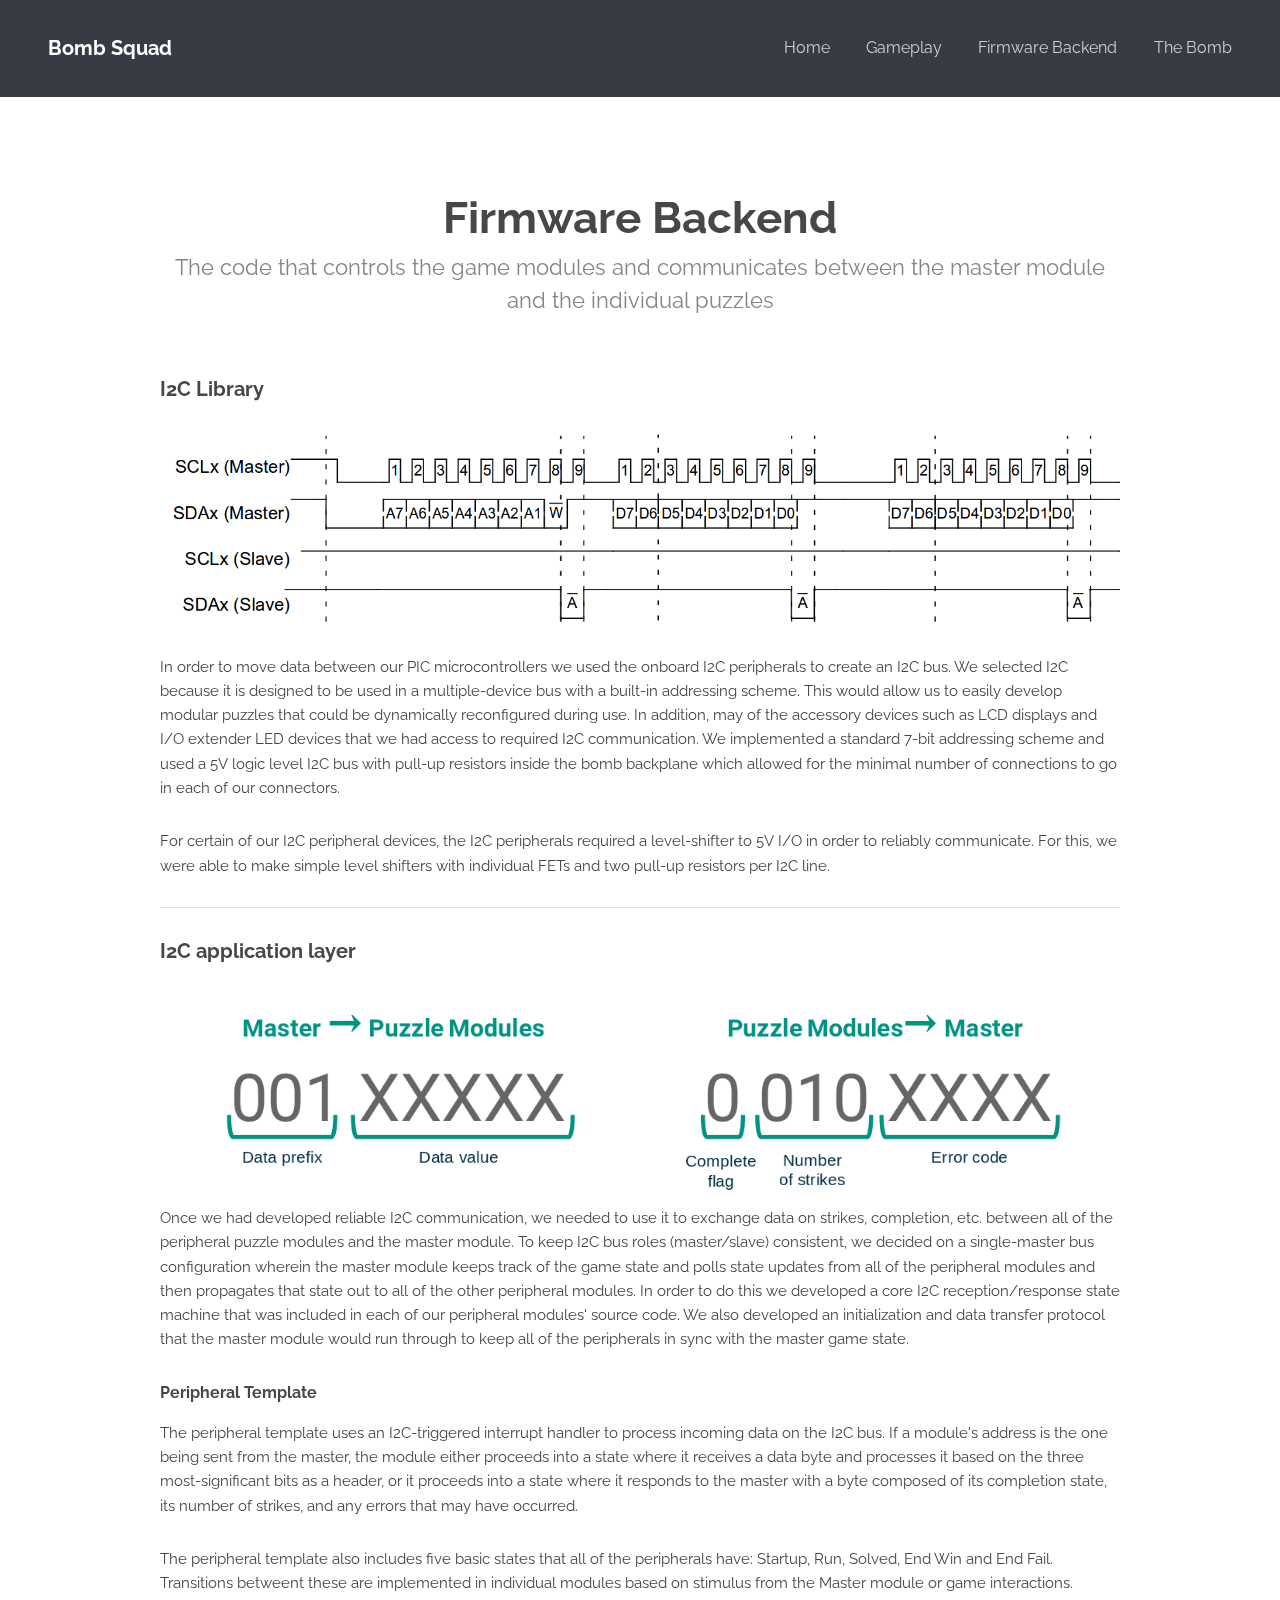
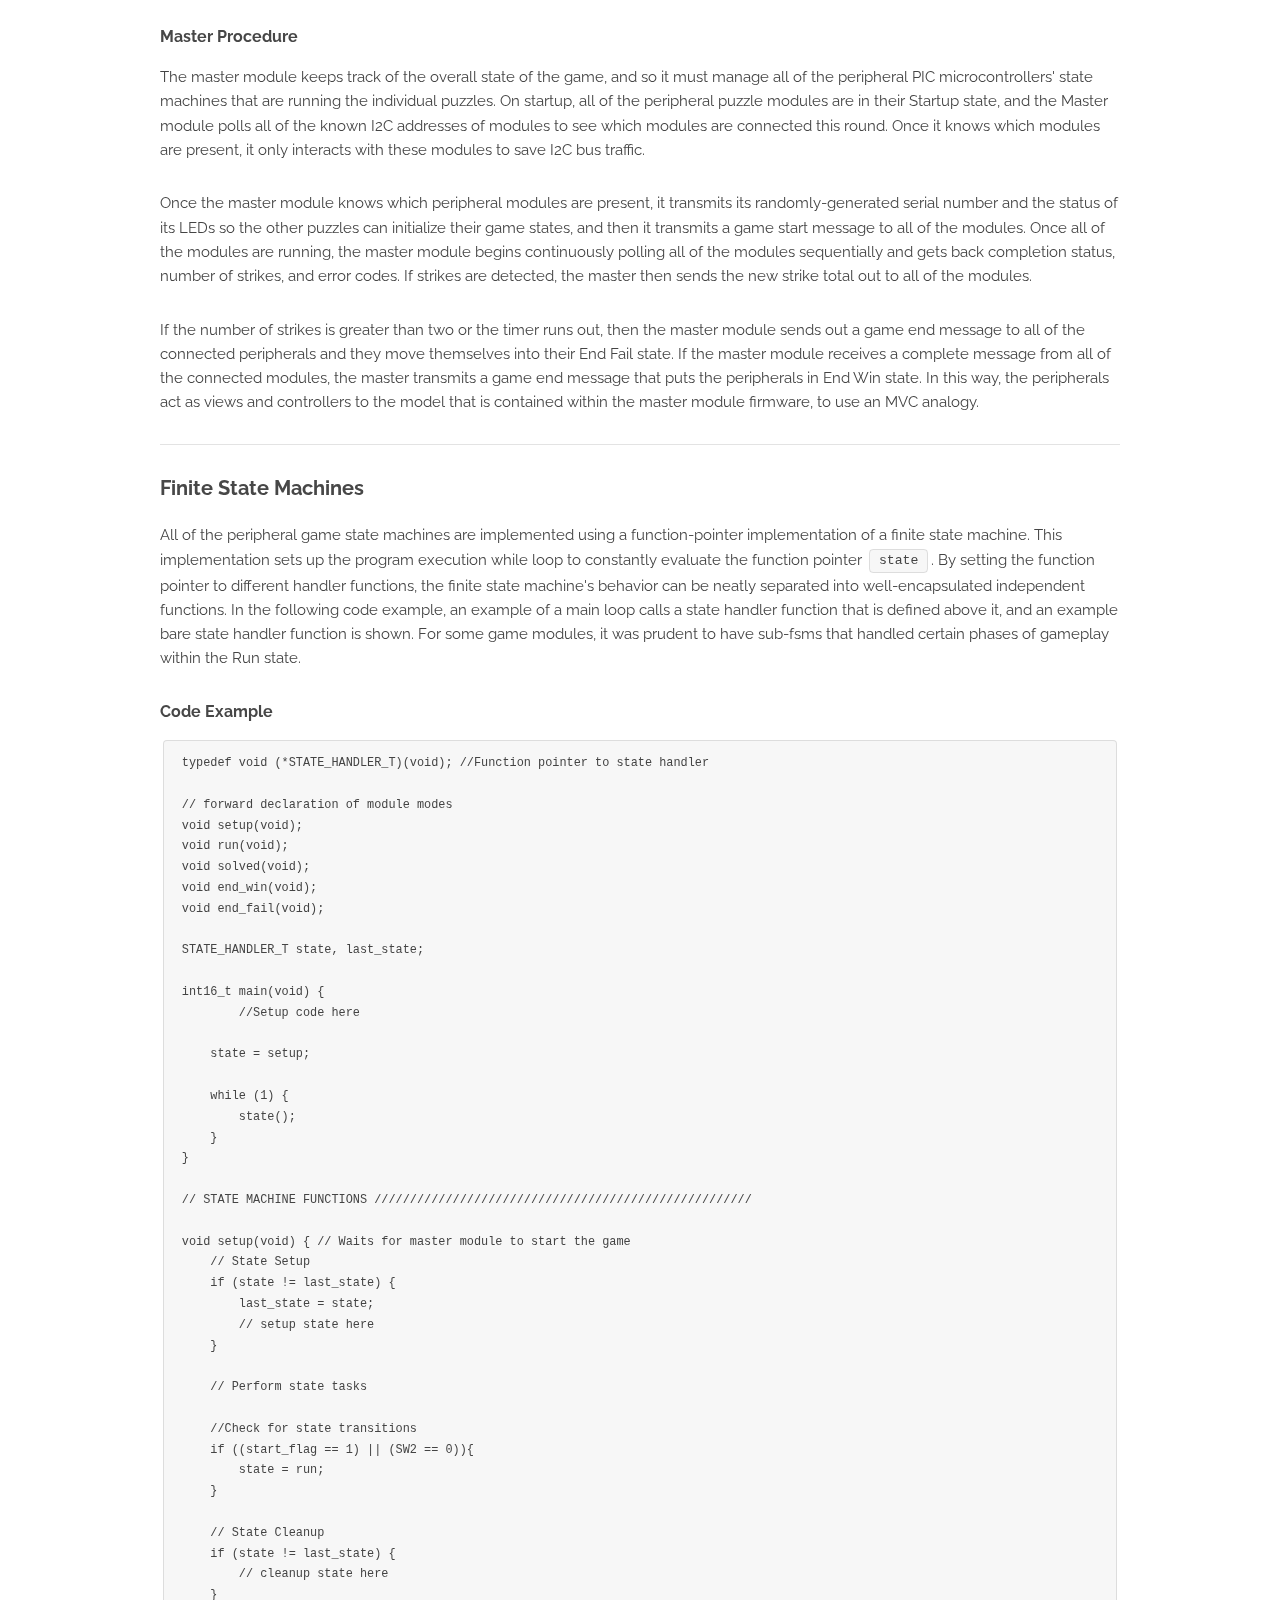
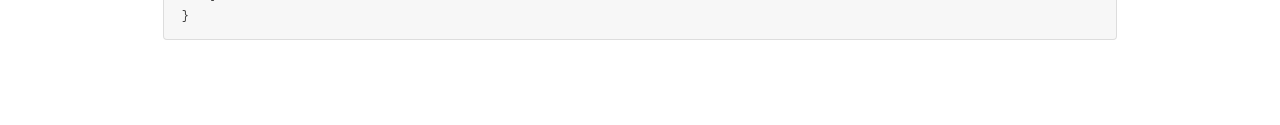
<file: FirmwareBackend.html>
<!DOCTYPE html>
<!--
	Transit by TEMPLATED
	templated.co @templatedco
	Released for free under the Creative Commons Attribution 3.0 license (templated.co/license)
-->
<html lang="en">
	<head>
		<meta charset="UTF-8">
		<title>Firmware: Bomb Squad </title>
		<meta http-equiv="content-type" content="text/html; charset=utf-8" />
		<meta name="description" content="" />
		<meta name="keywords" content="" />
		<!--[if lte IE 8]><script src="js/html5shiv.js"></script><![endif]-->
		<script src="js/jquery.min.js"></script>
		<script src="js/skel.min.js"></script>
		<script src="js/skel-layers.min.js"></script>
		<script src="js/init.js"></script>
		<noscript>
			<link rel="stylesheet" href="css/skel.css" />
			<link rel="stylesheet" href="css/style.css" />
			<link rel="stylesheet" href="css/style-xlarge.css" />
		</noscript>
	</head>
	<body>

		<!-- Header -->
		<header id="header">
			<h1><a href="index.html">Bomb Squad</a></h1>
			<nav id="nav">
				<ul>
					<li><a href="index.html">Home</a></li>
                    <li><a href="Gameplay.html">Gameplay</a></li>
                    <li><a href="FirmwareBackend.html">Firmware Backend</a></li>
                    <li><a href="TheBomb.html">The Bomb</a></li>
				</ul>
			</nav>
		</header>

		<!-- Main -->
			<section id="main" class="wrapper">
				<div class="container">

					<header class="major">
						<h2>Firmware Backend</h2>
						<p>The code that controls the game modules and communicates between the master module and the individual puzzles </p>
					</header>

					<!-- Text -->

						<section>
							<h3>I2C Library</h3>
							<div class="box alt">
								<div class="row 50% uniform">
									<div class="12u$"><span class="image fit"><img src="images/i2c_base.png" alt="" /></span></div>
								</div>
							</div>

							<div>
							<p> </p>
							</div>
							<p> In order to move data between our PIC microcontrollers we used the onboard I2C peripherals to create an I2C bus. We selected I2C because it is designed to be used in a multiple-device bus with a built-in addressing scheme. This would allow us to easily develop modular puzzles that could be dynamically reconfigured during use. In addition, may of the accessory devices such as LCD displays and I/O extender LED devices that we had access to required I2C communication. We implemented a standard 7-bit addressing scheme and used a 5V logic level I2C bus with pull-up resistors inside the bomb backplane which allowed for the minimal number of connections to go in each of our connectors.</p>

							For certain of our I2C peripheral devices, the I2C peripherals required a level-shifter to 5V I/O in order to reliably communicate. For this, we were able to make simple level shifters with individual FETs and two pull-up resistors per I2C line.
							<hr />

							<h3>I2C application layer</h3>
							<div class="box alt">
								<div class="row 50% uniform">
									<div class="12u$"><span class="image fit"><img src="images/i2c_layer.png" alt="" /></span></div>
								</div>
							</div>
							<p>Once we had developed reliable I2C communication, we needed to use it to exchange data on strikes, completion, etc. between all of the peripheral puzzle modules and the master module. To keep I2C bus roles (master/slave) consistent, we decided on a single-master bus configuration wherein the master module keeps track of the game state and polls state updates from all of the peripheral modules and then propagates that state out to all of the other peripheral modules. In order to do this we developed a core I2C reception/response state machine that was included in each of our peripheral modules' source code. We also developed an initialization and data transfer protocol that the master module would run through to keep all of the peripherals in sync with the master game state. </p>

							<h4>Peripheral Template</h4>
							<p>The peripheral template uses an I2C-triggered interrupt handler to process incoming data on the I2C bus. If a module's address is the one being sent from the master, the module either proceeds into a state where it receives a data byte and processes it based on the three most-significant bits as a header, or it proceeds into a state where it responds to the master with a byte composed of its completion state, its number of strikes, and any errors that may have occurred.</p>
							<p>The peripheral template also includes five basic states that all of the peripherals have: Startup, Run, Solved, End Win and End Fail. Transitions betweent these are implemented in individual modules based on stimulus from the Master module or game interactions.</p>
							<h4>Master Procedure</h4>
							<p>The master module keeps track of the overall state of the game, and so it must manage all of the peripheral PIC microcontrollers' state machines that are running the individual puzzles. On startup, all of the peripheral puzzle modules are in their Startup state, and the Master module polls all of the known I2C addresses of modules to see which modules are connected this round. Once it knows which modules are present, it only interacts with these modules to save I2C bus traffic.</p>
					 		<p>Once the master module knows which peripheral modules are present, it transmits its randomly-generated serial number and the status of its LEDs so the other puzzles can initialize their game states, and then it transmits a game start message to all of the modules. Once all of the modules are running, the master module begins continuously polling all of the modules sequentially and gets back completion status, number of strikes, and error codes. If strikes are detected, the master then sends the new strike total out to all of the modules.</p>
							<p>If the number of strikes is greater than two or the timer runs out, then the master module sends out a game end message to all of the connected peripherals and they move themselves into their End Fail state. If the master module receives a complete message from all of the connected modules, the master transmits a game end message that puts the peripherals in End Win state. In this way, the peripherals act as views and controllers to the model that is contained within the master module firmware, to use an MVC analogy.</p>
							<hr />

							<h3>Finite State Machines</h3>
							<p>All of the peripheral game state machines are implemented using a function-pointer implementation of a finite state machine. This implementation sets up the program execution while loop to constantly evaluate the function pointer <code>state</code>. By setting the function pointer to different handler functions, the finite state machine's behavior can be neatly separated into well-encapsulated independent functions. In the following code example, an example of a main loop calls a state handler function that is defined above it, and an example bare state handler function is shown. For some game modules, it was prudent to have sub-fsms that handled certain phases of gameplay within the Run state.</p>

							<h4>Code Example</h4>
							<pre><code>typedef void (*STATE_HANDLER_T)(void); //Function pointer to state handler

// forward declaration of module modes
void setup(void);
void run(void);
void solved(void);
void end_win(void);
void end_fail(void);

STATE_HANDLER_T state, last_state;

int16_t main(void) {
	//Setup code here

    state = setup;

    while (1) {
        state();
    }
}

// STATE MACHINE FUNCTIONS /////////////////////////////////////////////////////

void setup(void) { // Waits for master module to start the game
    // State Setup
    if (state != last_state) {
        last_state = state;
        // setup state here
    }

    // Perform state tasks

    //Check for state transitions
    if ((start_flag == 1) || (SW2 == 0)){
        state = run;
    }

    // State Cleanup
    if (state != last_state) {
        // cleanup state here
    }
}</code></pre>
						</section>



	</body>
</html>
</file>
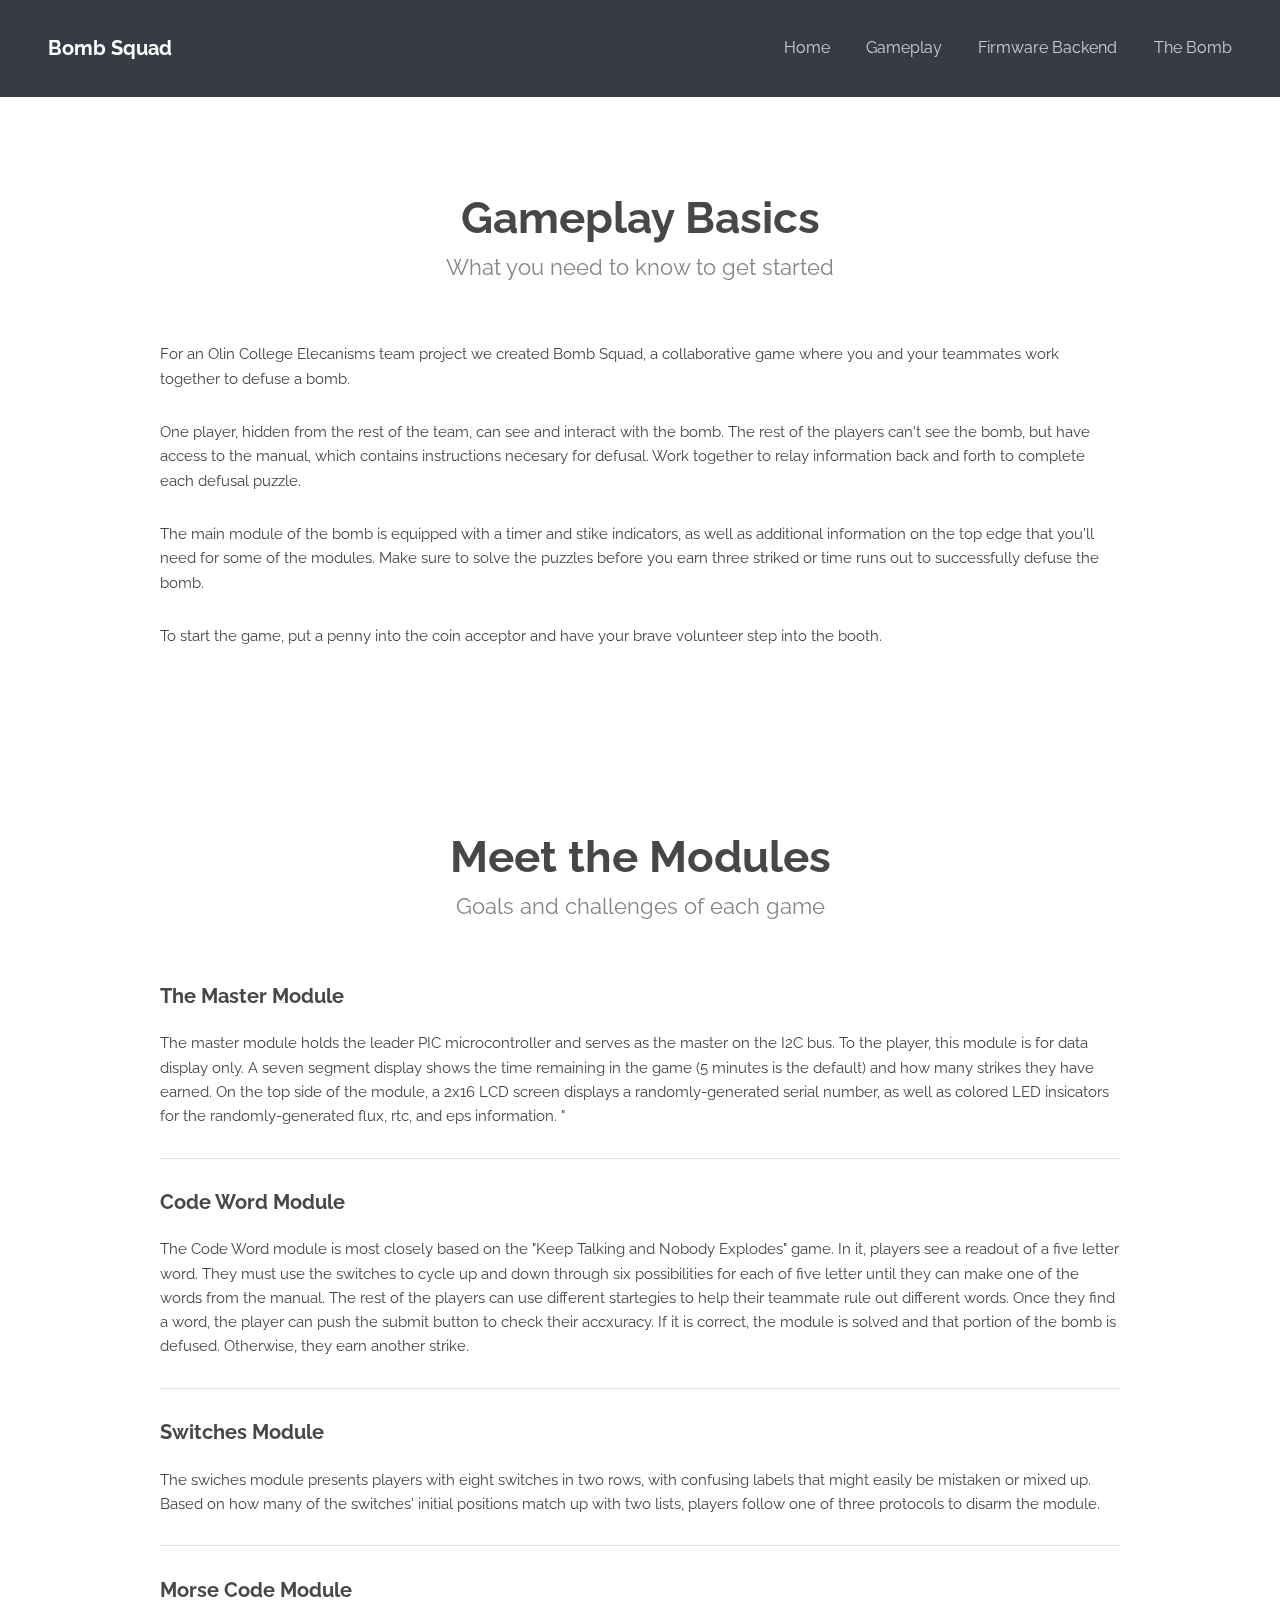
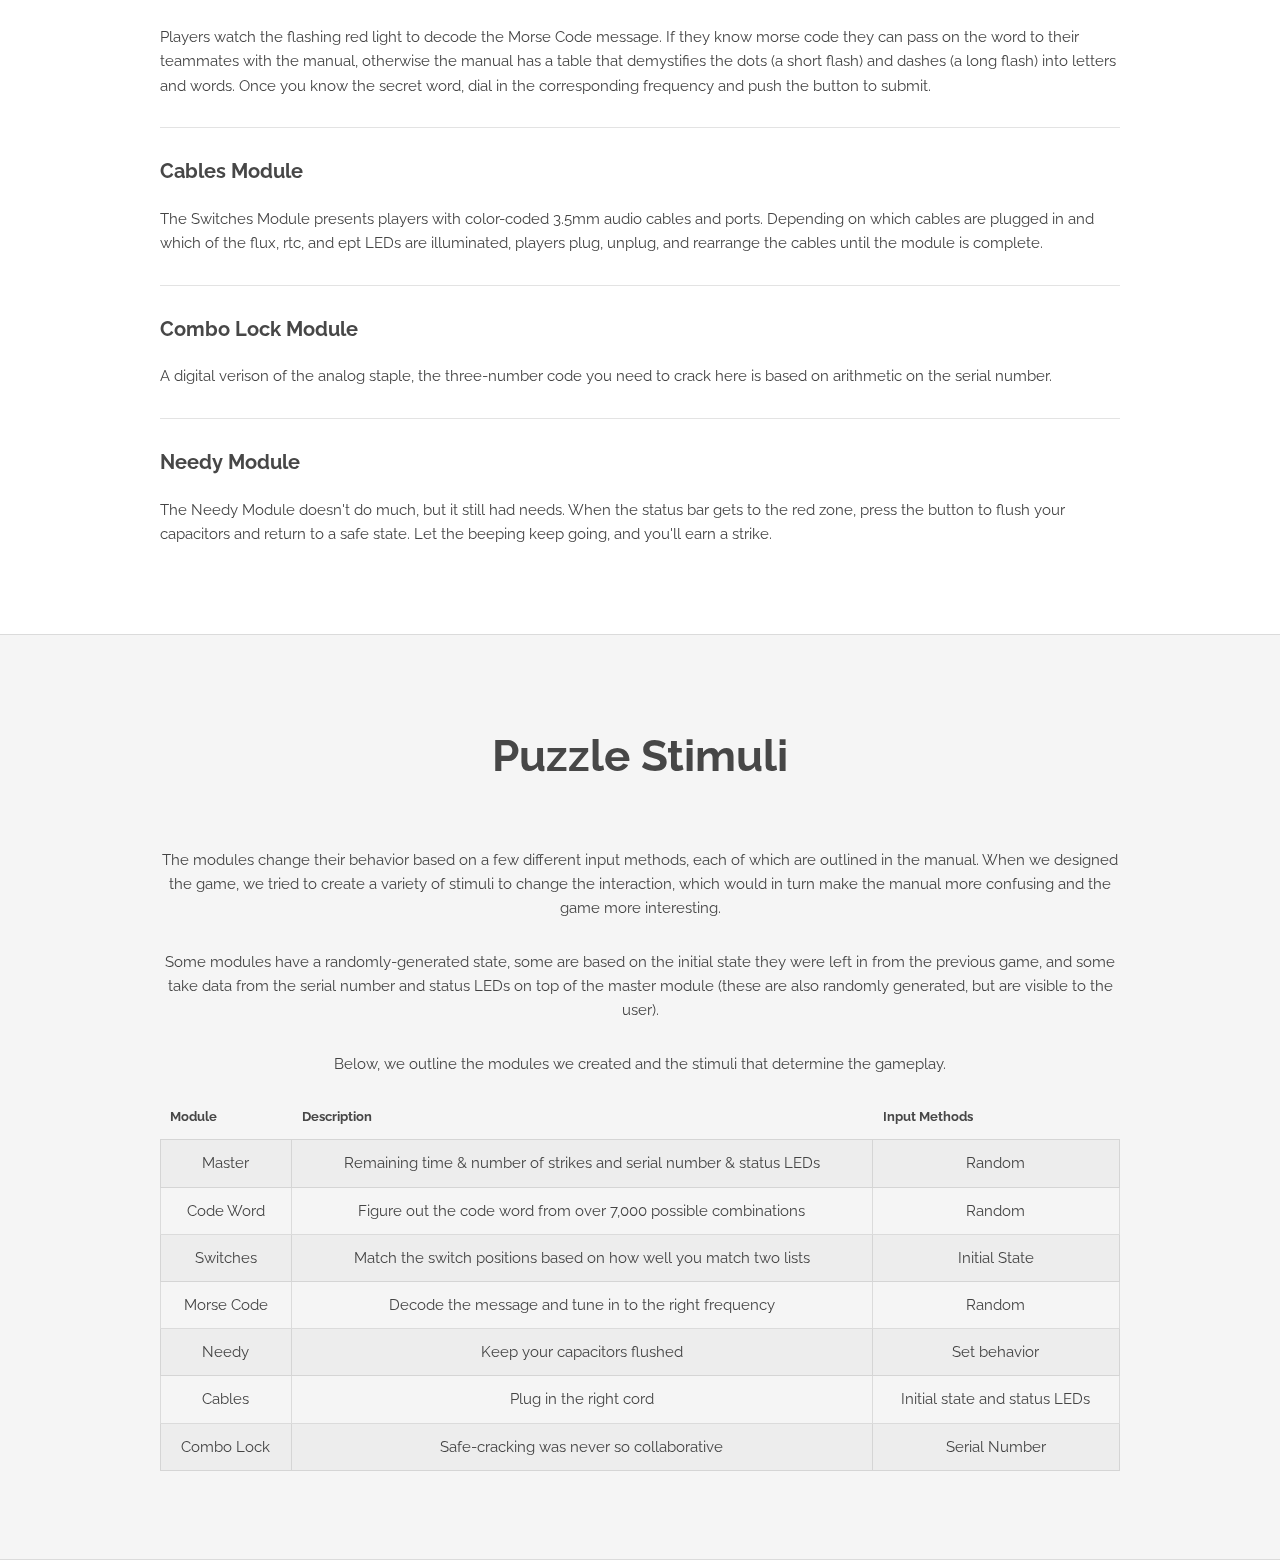
<file: Gameplay.html>
<!DOCTYPE html>
<!--
	Transit by TEMPLATED
	templated.co @templatedco
	Released for free under the Creative Commons Attribution 3.0 license (templated.co/license)
-->
<html lang="en">
	<head>
		<meta charset="UTF-8">
		<title>Gameplay: Bomb Squad </title>
		<meta http-equiv="content-type" content="text/html; charset=utf-8" />
		<meta name="description" content="" />
		<meta name="keywords" content="" />
		<!--[if lte IE 8]><script src="js/html5shiv.js"></script><![endif]-->
		<script src="js/jquery.min.js"></script>
		<script src="js/skel.min.js"></script>
		<script src="js/skel-layers.min.js"></script>
		<script src="js/init.js"></script>
		<noscript>
			<link rel="stylesheet" href="css/skel.css" />
			<link rel="stylesheet" href="css/style.css" />
			<link rel="stylesheet" href="css/style-xlarge.css" />
		</noscript>
	</head>
	<body>

		<!-- Header -->
		<header id="header">
			<h1><a href="index.html">Bomb Squad</a></h1>
			<nav id="nav">
				<ul>
					<li><a href="index.html">Home</a></li>
                    <li><a href="Gameplay.html">Gameplay</a></li>
                    <li><a href="FirmwareBackend.html">Firmware Backend</a></li>
                    <li><a href="TheBomb.html">The Bomb</a></li>
				</ul>
			</nav>
		</header>

		<!-- Main -->
			<section id="main" class="wrapper">
				<div class="container">

					<header class="major">
                        <h2>Gameplay Basics</h2>
                        <p>What you need to know to get started </p>
					</header>

					<p>For an Olin College Elecanisms team project we created Bomb Squad, a collaborative game where you and your teammates work together to defuse a bomb. </p>

                    <p>One player, hidden from the rest of the team, can see and interact with the bomb. The rest of the players can't see the bomb, but have access to the manual, which contains instructions necesary for defusal. Work together to relay information back and forth to complete each defusal puzzle. </p>

                    <p>The main module of the bomb is equipped with a timer and stike indicators, as well as additional information on the top edge that you'll need for some of the modules. Make sure to solve the puzzles before you earn three striked or time runs out to successfully defuse the bomb.
                    </p>

					<p>To start the game, put a penny into the coin acceptor and have your brave volunteer step into the booth. </p>
				</div>
			</section>


            <!-- Main -->
    			<section id="main" class="wrapper">
    				<div class="container">

    					<header class="major">
                            <h2>Meet the Modules</h2>
    						<p>Goals and challenges of each game </p>
    					</header>

                        <header> <h3>The Master Module</h3> </header>
                        <p>The master module holds the leader PIC microcontroller and serves as the master on the I2C bus. To the player, this module is for data display only. A seven segment display shows the time remaining in the game (5 minutes is the default) and how many strikes they have earned. On the top side of the module, a 2x16 LCD screen displays a randomly-generated serial number, as well as colored LED insicators for the randomly-generated flux, rtc, and eps information.
                            "</p>
                        <hr />

                        <header> <h3>Code Word Module</h3> </header>
                        <p>The Code Word module is most closely based on the "Keep Talking and Nobody Explodes" game. In it, players see a readout of a five letter word. They must use the switches to cycle up and down through six possibilities for each of five letter until they can make one of the words from the manual. The rest of the players can use different startegies to help their teammate rule out different words. Once they find a word, the player can push the submit button to check their accxuracy. If it is correct, the module is solved and that portion of the bomb is defused. Otherwise, they earn another strike.
                        </p>
                        <hr />

                        <header> <h3>Switches Module  </h3> </header>
                        <p>The swiches module presents players with eight switches in two rows, with confusing labels that might easily be mistaken or mixed up. Based on how many of the switches' initial positions match up with two lists, players follow one of three protocols to disarm the module.
                        </p>
                        <hr />

                        <header> <h3>Morse Code Module </h3> </header>
                        <p>Players watch the flashing red light to decode the Morse Code message. If they know morse code they can pass on the word to their teammates with the manual, otherwise the manual has a table that demystifies the dots (a short flash) and dashes (a long flash) into letters and words. Once you know the secret word, dial in the corresponding frequency and push the button to submit.
                        </p>
                        <hr />

                        <header> <h3>Cables Module </h3> </header>
                        <p>The Switches Module presents players with color-coded 3.5mm audio cables and ports. Depending on which cables are plugged in and which of the flux, rtc, and ept LEDs are illuminated, players plug, unplug, and rearrange the cables until the module is complete.
                        </p>
                        <hr />

                        <header> <h3>Combo Lock Module </h3> </header>
                        <p>A digital verison of the analog staple, the three-number code you need to crack here is based on arithmetic on the serial number.
                        </p>
                        <hr />

                        <header> <h3>Needy Module </h3> </header>
                        <p>The Needy Module doesn't do much, but it still had needs. When the status bar gets to the red zone, press the button to flush your capacitors and return to a safe state. Let the beeping keep going, and you'll earn a strike.
                        </p>
    				</div>
    			</section>



		<!-- Modules -->
		<section id="master" class="wrapper style1 special">
			<div class="container">
				<header class = "major">
					<h2>Puzzle Stimuli</h2>

				</header>
                <p>The modules change their behavior based on a few different input methods, each of which are outlined in the manual. When we designed the game, we tried to create a variety of stimuli to change the interaction, which would in turn make the manual more confusing and the game more interesting. </p>
                <p>Some modules have a randomly-generated state, some are based on the initial state they were left in from the previous game, and some take data from the serial number and status LEDs on top of the master module (these are also randomly generated, but are visible to the user).     </p>
                <p>Below, we outline the modules we created and the stimuli that determine the gameplay. </p>

                <div class="table-wrapper">
                    <table class="alt">
                        <thead>
                            <tr>
                                <th>Module</th>
                                <th>Description</th>
                                <th>Input Methods</th>
                            </tr>
                        </thead>
                        <tbody>
                            <tr>
                                <td>Master</td>
                                <td>Remaining time & number of strikes and serial number & status LEDs </td>
                                <td>Random</td>
                            </tr>
                            <tr>
                                <td>Code Word</td>
                                <td>Figure out the code word from over 7,000 possible combinations </td>
                                <td>Random</td>
                            </tr>
                            <tr>
                                <td>Switches</td>
                                <td>Match the switch positions based on how well you match two lists</td>
                                <td>Initial State</td>
                            </tr>
                            <tr>
                                <td>Morse Code</td>
                                <td>Decode the message and tune in to the right frequency</td>
                                <td>Random</td>
                            </tr>
                            <tr>
                                <td>Needy</td>
                                <td>Keep your capacitors flushed</td>
                                <td>Set behavior</td>
                            </tr>
                            <tr>
                                <td>Cables</td>
                                <td>Plug in the right cord</td>
                                <td>Initial state and status LEDs</td>
                            </tr>
                            <tr>
                                <td>Combo Lock</td>
                                <td>Safe-cracking was never so collaborative</td>
                                <td>Serial Number</td>
                            </tr>
                        </tbody>

                    </table>
                </div>

		</section>




		<!-- Footer -->

	</body>
</html>
</file>
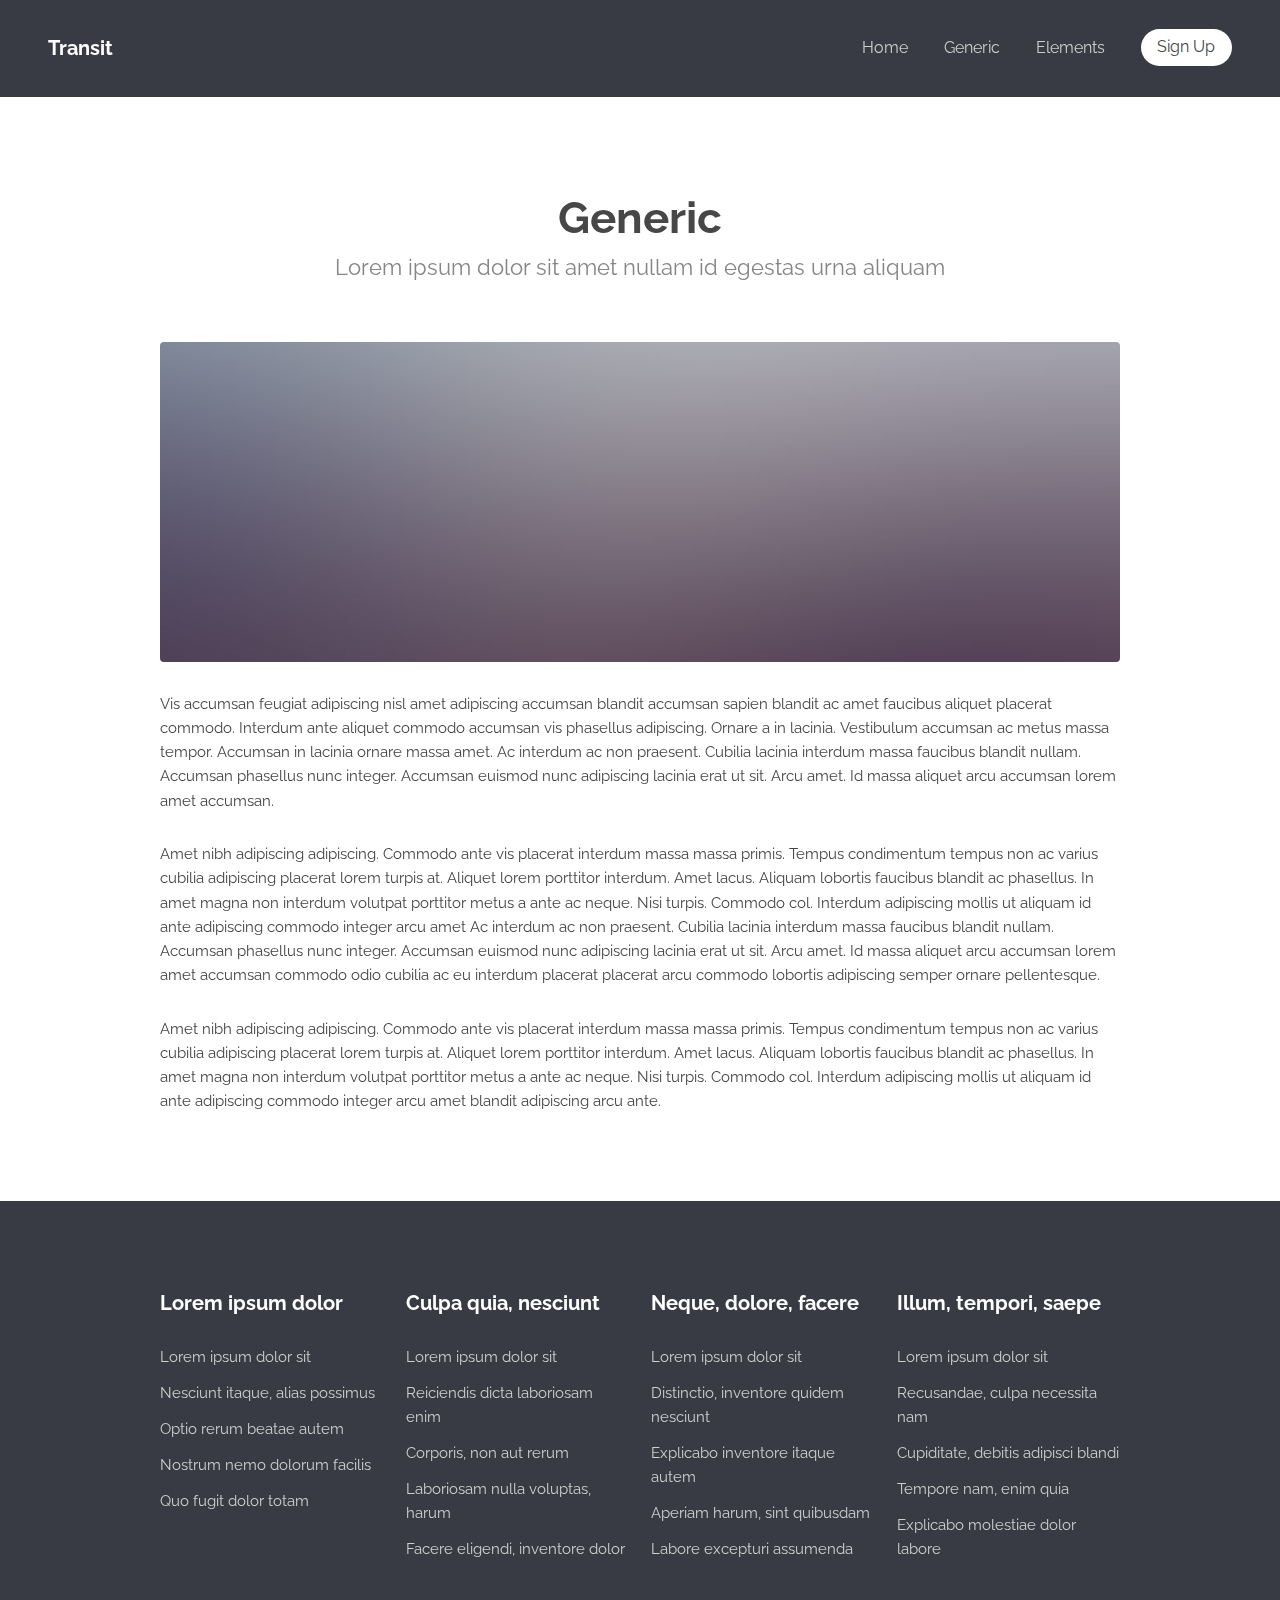
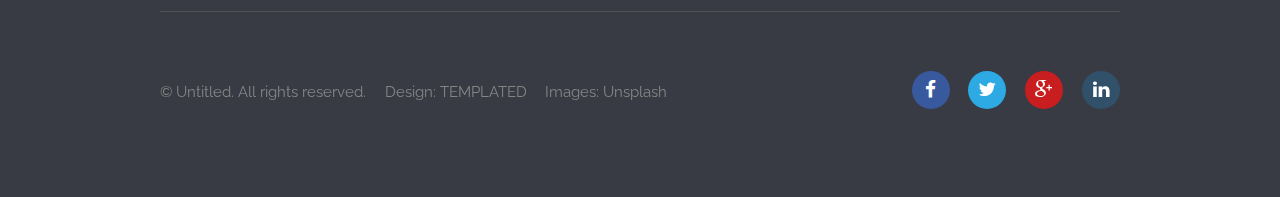
<file: generic.html>
<!DOCTYPE html>
<!--
	Transit by TEMPLATED
	templated.co @templatedco
	Released for free under the Creative Commons Attribution 3.0 license (templated.co/license)
-->
<html lang="en">
	<head>
		<meta charset="UTF-8">
		<title>Generic - Transit by TEMPLATED</title>
		<meta http-equiv="content-type" content="text/html; charset=utf-8" />
		<meta name="description" content="" />
		<meta name="keywords" content="" />
		<!--[if lte IE 8]><script src="js/html5shiv.js"></script><![endif]-->
		<script src="js/jquery.min.js"></script>
		<script src="js/skel.min.js"></script>
		<script src="js/skel-layers.min.js"></script>
		<script src="js/init.js"></script>
		<noscript>
			<link rel="stylesheet" href="css/skel.css" />
			<link rel="stylesheet" href="css/style.css" />
			<link rel="stylesheet" href="css/style-xlarge.css" />
		</noscript>
	</head>
	<body>

		<!-- Header -->
			<header id="header">
				<h1><a href="index.html">Transit</a></h1>
				<nav id="nav">
					<ul>
						<li><a href="index.html">Home</a></li>
						<li><a href="generic.html">Generic</a></li>
						<li><a href="elements.html">Elements</a></li>
						<li><a href="#" class="button special">Sign Up</a></li>
					</ul>
				</nav>
			</header>

		<!-- Main -->
			<section id="main" class="wrapper">
				<div class="container">

					<header class="major">
						<h2>Generic</h2>
						<p>Lorem ipsum dolor sit amet nullam id egestas urna aliquam</p>
					</header>

					<a href="#" class="image fit"><img src="images/pic07.jpg" alt="" /></a>
					<p>Vis accumsan feugiat adipiscing nisl amet adipiscing accumsan blandit accumsan sapien blandit ac amet faucibus aliquet placerat commodo. Interdum ante aliquet commodo accumsan vis phasellus adipiscing. Ornare a in lacinia. Vestibulum accumsan ac metus massa tempor. Accumsan in lacinia ornare massa amet. Ac interdum ac non praesent. Cubilia lacinia interdum massa faucibus blandit nullam. Accumsan phasellus nunc integer. Accumsan euismod nunc adipiscing lacinia erat ut sit. Arcu amet. Id massa aliquet arcu accumsan lorem amet accumsan.</p>
					<p>Amet nibh adipiscing adipiscing. Commodo ante vis placerat interdum massa massa primis. Tempus condimentum tempus non ac varius cubilia adipiscing placerat lorem turpis at. Aliquet lorem porttitor interdum. Amet lacus. Aliquam lobortis faucibus blandit ac phasellus. In amet magna non interdum volutpat porttitor metus a ante ac neque. Nisi turpis. Commodo col. Interdum adipiscing mollis ut aliquam id ante adipiscing commodo integer arcu amet Ac interdum ac non praesent. Cubilia lacinia interdum massa faucibus blandit nullam. Accumsan phasellus nunc integer. Accumsan euismod nunc adipiscing lacinia erat ut sit. Arcu amet. Id massa aliquet arcu accumsan lorem amet accumsan commodo odio cubilia ac eu interdum placerat placerat arcu commodo lobortis adipiscing semper ornare pellentesque.</p>
					<p>Amet nibh adipiscing adipiscing. Commodo ante vis placerat interdum massa massa primis. Tempus condimentum tempus non ac varius cubilia adipiscing placerat lorem turpis at. Aliquet lorem porttitor interdum. Amet lacus. Aliquam lobortis faucibus blandit ac phasellus. In amet magna non interdum volutpat porttitor metus a ante ac neque. Nisi turpis. Commodo col. Interdum adipiscing mollis ut aliquam id ante adipiscing commodo integer arcu amet blandit adipiscing arcu ante.</p>

				</div>
			</section>

		<!-- Footer -->
			<footer id="footer">
				<div class="container">
					<section class="links">
						<div class="row">
							<section class="3u 6u(medium) 12u$(small)">
								<h3>Lorem ipsum dolor</h3>
								<ul class="unstyled">
									<li><a href="#">Lorem ipsum dolor sit</a></li>
									<li><a href="#">Nesciunt itaque, alias possimus</a></li>
									<li><a href="#">Optio rerum beatae autem</a></li>
									<li><a href="#">Nostrum nemo dolorum facilis</a></li>
									<li><a href="#">Quo fugit dolor totam</a></li>
								</ul>
							</section>
							<section class="3u 6u$(medium) 12u$(small)">
								<h3>Culpa quia, nesciunt</h3>
								<ul class="unstyled">
									<li><a href="#">Lorem ipsum dolor sit</a></li>
									<li><a href="#">Reiciendis dicta laboriosam enim</a></li>
									<li><a href="#">Corporis, non aut rerum</a></li>
									<li><a href="#">Laboriosam nulla voluptas, harum</a></li>
									<li><a href="#">Facere eligendi, inventore dolor</a></li>
								</ul>
							</section>
							<section class="3u 6u(medium) 12u$(small)">
								<h3>Neque, dolore, facere</h3>
								<ul class="unstyled">
									<li><a href="#">Lorem ipsum dolor sit</a></li>
									<li><a href="#">Distinctio, inventore quidem nesciunt</a></li>
									<li><a href="#">Explicabo inventore itaque autem</a></li>
									<li><a href="#">Aperiam harum, sint quibusdam</a></li>
									<li><a href="#">Labore excepturi assumenda</a></li>
								</ul>
							</section>
							<section class="3u$ 6u$(medium) 12u$(small)">
								<h3>Illum, tempori, saepe</h3>
								<ul class="unstyled">
									<li><a href="#">Lorem ipsum dolor sit</a></li>
									<li><a href="#">Recusandae, culpa necessita nam</a></li>
									<li><a href="#">Cupiditate, debitis adipisci blandi</a></li>
									<li><a href="#">Tempore nam, enim quia</a></li>
									<li><a href="#">Explicabo molestiae dolor labore</a></li>
								</ul>
							</section>
						</div>
					</section>
					<div class="row">
						<div class="8u 12u$(medium)">
							<ul class="copyright">
								<li>&copy; Untitled. All rights reserved.</li>
								<li>Design: <a href="http://templated.co">TEMPLATED</a></li>
								<li>Images: <a href="http://unsplash.com">Unsplash</a></li>
							</ul>
						</div>
						<div class="4u$ 12u$(medium)">
							<ul class="icons">
								<li>
									<a class="icon rounded fa-facebook"><span class="label">Facebook</span></a>
								</li>
								<li>
									<a class="icon rounded fa-twitter"><span class="label">Twitter</span></a>
								</li>
								<li>
									<a class="icon rounded fa-google-plus"><span class="label">Google+</span></a>
								</li>
								<li>
									<a class="icon rounded fa-linkedin"><span class="label">LinkedIn</span></a>
								</li>
							</ul>
						</div>
					</div>
				</div>
			</footer>

	</body>
</html>
</file>
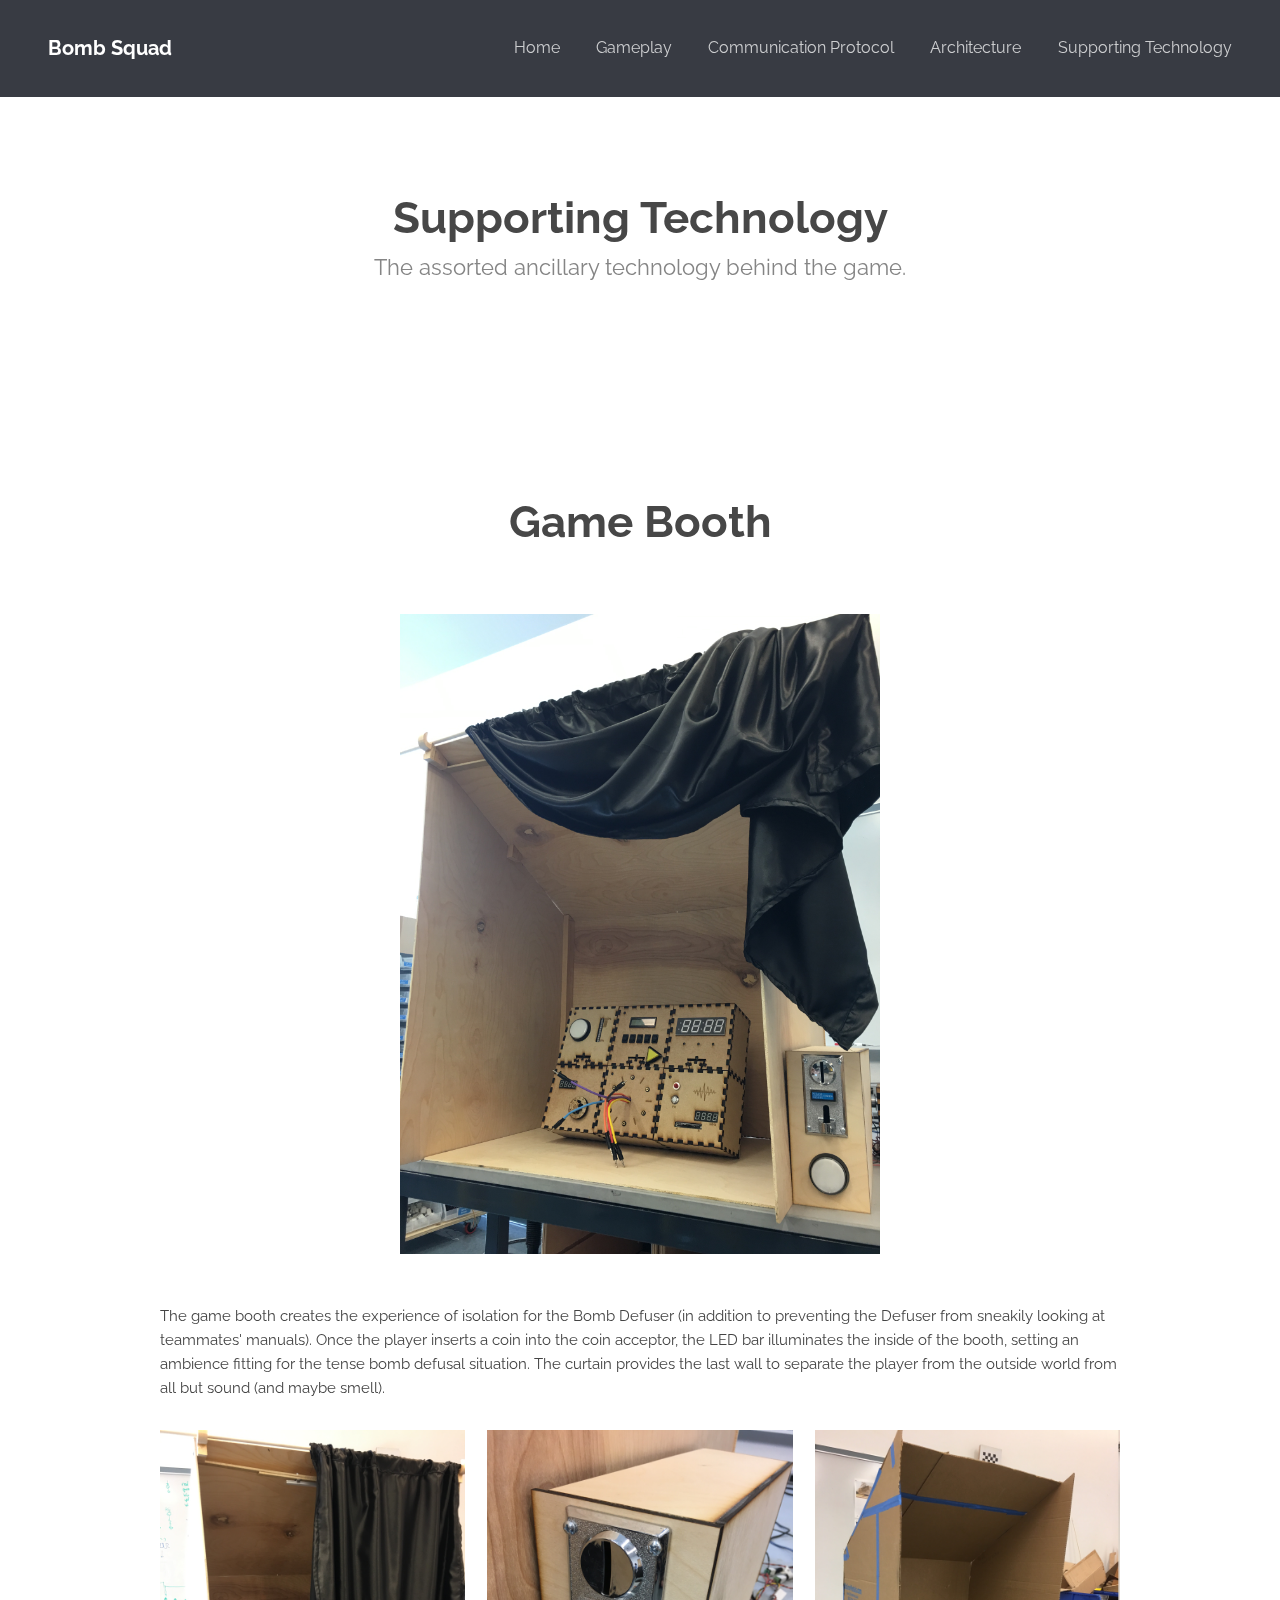
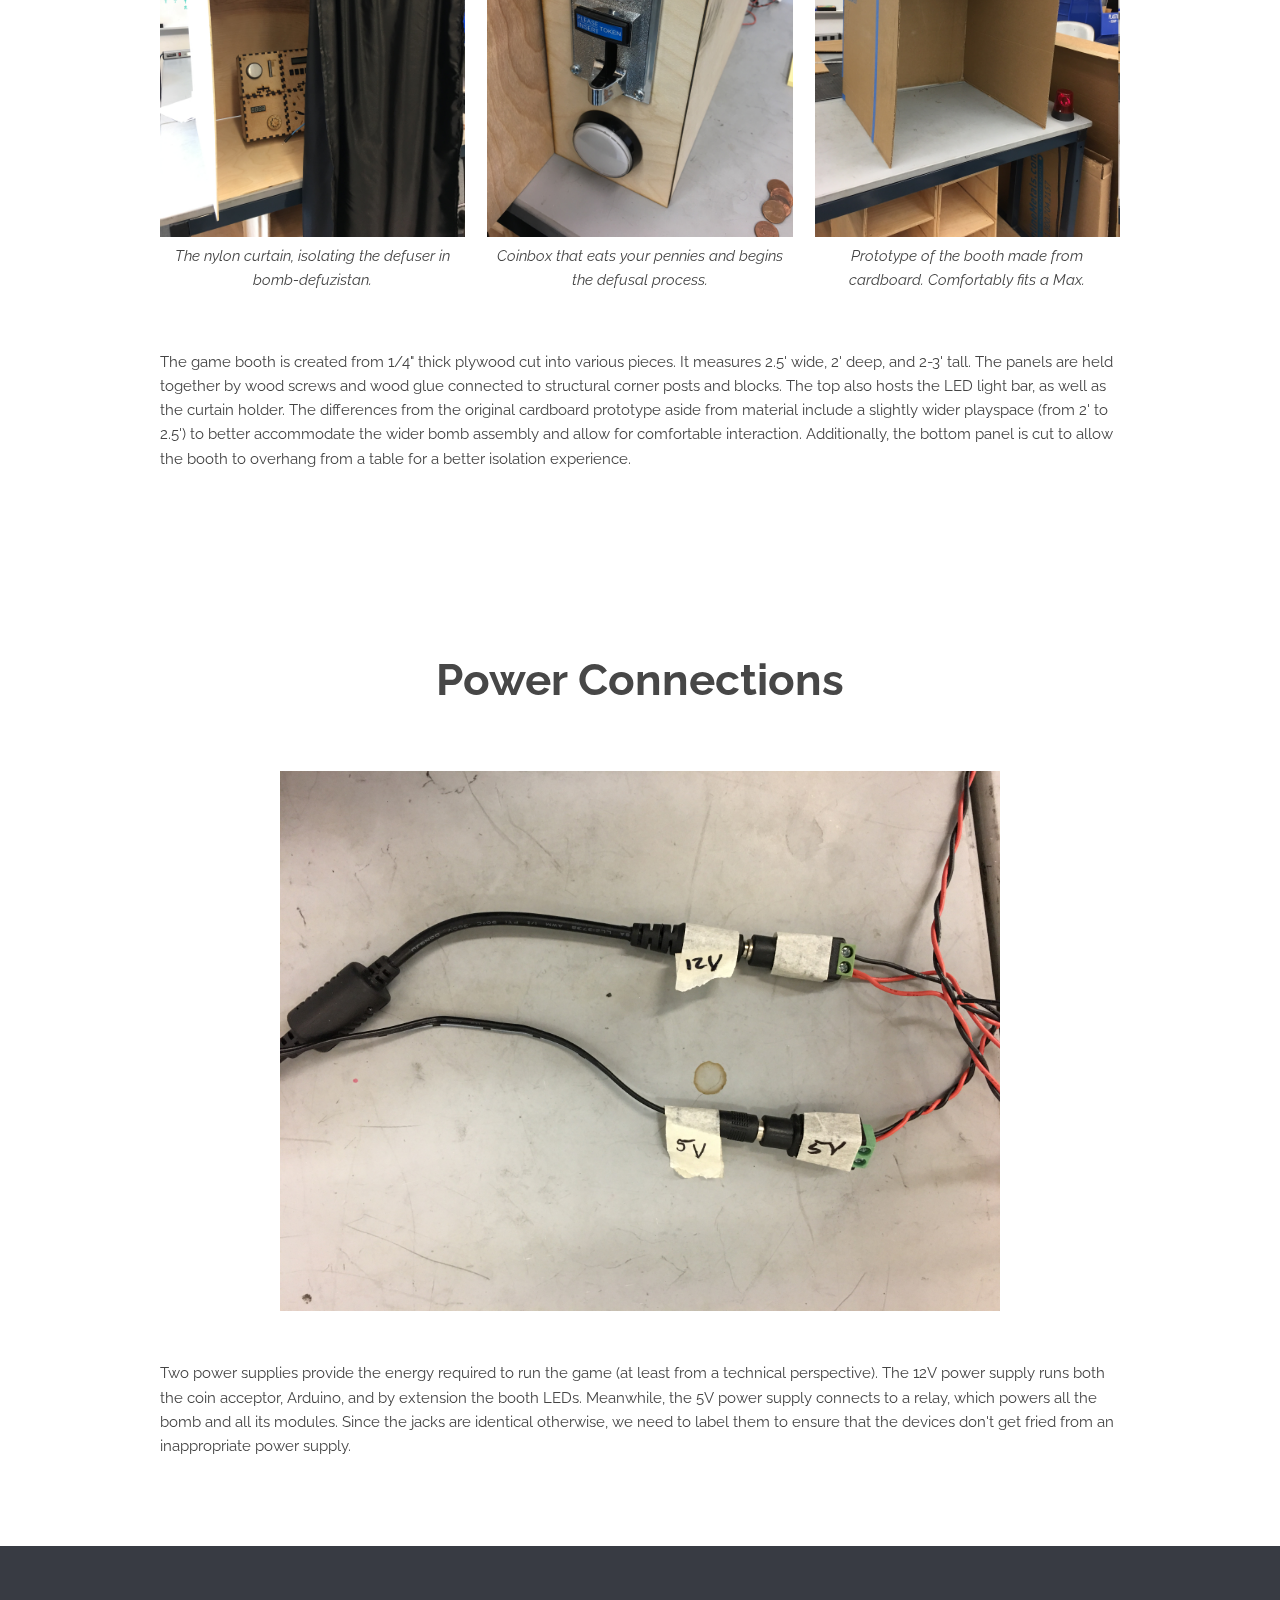
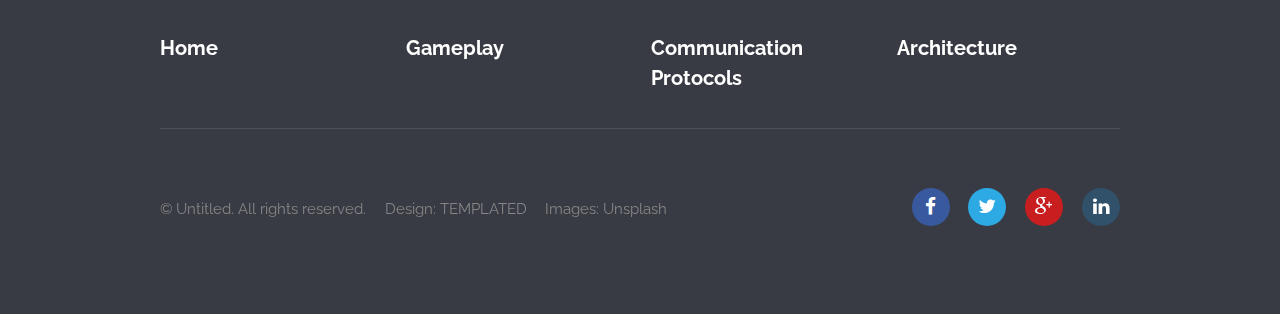
<file: Support.html>
<!DOCTYPE html>
<!--
	Transit by TEMPLATED
	templated.co @templatedco
	Released for free under the Creative Commons Attribution 3.0 license (templated.co/license)
-->
<html lang="en">
	<head>
		<meta charset="UTF-8">
		<title>Bomb Squad - Support Technology</title>
		<meta http-equiv="content-type" content="text/html; charset=utf-8" />
		<meta name="description" content="" />
		<meta name="keywords" content="" />
		<!--[if lte IE 8]><script src="js/html5shiv.js"></script><![endif]-->
		<script src="js/jquery.min.js"></script>
		<script src="js/skel.min.js"></script>
		<script src="js/skel-layers.min.js"></script>
		<script src="js/init.js"></script>
		<noscript>
			<link rel="stylesheet" href="css/skel.css" />
			<link rel="stylesheet" href="css/style.css" />
			<link rel="stylesheet" href="css/style-xlarge.css" />
		</noscript>
	</head>
	<body>

		<!-- Header -->
		<header id="header">
			<h1><a href="index.html">Bomb Squad</a></h1>
			<nav id="nav">
				<ul>
					<li><a href="index.html">Home</a></li>
					<li><a href="Gameplay.html">Gameplay</a></li>
					<li><a href="Electrical.html">Communication Protocol</a></li>
					<li><a href="Architecture.html">Architecture</a></li>
					<li><a href="Support.html">Supporting Technology</a></li>
				</ul>
			</nav>
		</header>

		<!-- Main -->
			<section id="main" class="wrapper">
				<div class="container">

					<header class="major">
						<h2>Supporting Technology</h2>
						<p>The assorted ancillary technology behind the game.</p>
					</header>
			</section>

			<!-- Booth -->
			<section id="gamebooth" class="wrapper style2 special">
				<div class="container">

					<header class = "major">
						<h2>Game Booth</h2>
					</header>

						<img style="height:50%; width:50%; object-fit: contain; padding-bottom: 50px"
						class="center"
						src = "images/ProjectPhoto.JPG"/>

						<p align="left">
							The game booth creates the experience of isolation for the Bomb
							Defuser (in addition to preventing the Defuser from sneakily
							looking at teammates' manuals). Once the player inserts
							a coin into the coin acceptor, the LED bar illuminates the inside of
							the booth, setting an ambience fitting for the tense bomb defusal situation.
							The curtain provides the last wall to separate the player from
							the outside world from all but sound (and maybe smell).
						</p>

						<div class="row">
							<div class="4u 12u(medium)">
								<figure>
									<img style="height:100%; width:100%; object-fit: contain;"
									src = "images/Curtain.JPG"/>
									<figcaption><i>The nylon curtain, isolating the defuser in bomb-defuzistan.</i></figcaption>
								</figure>
							</div>


							<div class="4u 12u(medium)">
								<figure>
									<img style="height:100%; width:100%; object-fit: contain;"
									src = "images/Coinbox.JPG"/>
									<figcaption><i>Coinbox that eats your pennies and begins the defusal process.</i></figcaption>
								</figure>
							</div>

							<div class="4u$ 12u$(medium)">

								<figure>
									<img style="height:100%; width:100%; object-fit: contain;"
									src = "images/ProtoBooth.JPG"/>
									<figcaption><i>Prototype of the booth made from cardboard.  Comfortably fits a Max.</i></figcaption>
								</figure>
							</div>
						</div>

						<img style="padding-bottom:50px"/>

						<p align="left">
							The game booth is created from 1/4" thick plywood cut into various pieces.
							It measures 2.5' wide, 2' deep, and 2-3' tall.  The panels are held together
							by wood screws and wood glue connected to structural corner posts and blocks.
							The top also hosts the LED light bar, as well as the curtain holder.  The
							differences from the original cardboard prototype aside from material include
							a slightly wider playspace (from 2' to 2.5') to better accommodate the wider
							bomb assembly and allow for comfortable interaction.  Additionally, the bottom
							panel is cut to allow the booth to overhang from a table for a better isolation
							experience.
						</p>



				</div>
			</section>

			<!-- Power -->
			<section id="powerconnections" class="wrapper style2 special">
				<div class="container">
					<header class = "major">
						<h2>Power Connections</h2>
					</header>

					<img style="height:75%; width:75%; object-fit: contain; padding-bottom: 50px"
					class="center"
					src = "images/PowerConnectors.JPG"/>
						<p align="left">
							Two power supplies provide the energy required to run the game
							(at least from a technical perspective).  The 12V power supply
							runs both the coin acceptor, Arduino, and by extension the
							booth LEDs.  Meanwhile, the 5V power supply connects to a relay,
							which powers all the bomb and all its modules.  Since the jacks are
							identical otherwise, we need to label them to ensure that the devices
							don't get fried from an inappropriate power supply.
						</p>

				</div>
			</section>

		<!-- Footer -->
			<footer id="footer">
				<div class="container">
					<section class="links">
						<div class="row">
							<section class="3u 6u(medium) 12u$(small)">
								<a href="index.html"><h3>Home</h3></a>
							</section>
							<section class="3u 6u$(medium) 12u$(small)">
								<a href="Gameplay.html"><h3>Gameplay</h3></a>
							</section>
							<section class="3u 6u(medium) 12u$(small)">
								<a href="Electrical.html"><h3>Communication Protocols</h3></a>
							</section>
							<section class="3u$ 6u$(medium) 12u$(small)">
								<a href="Architecture.html"><h3>Architecture</h3></a>
							</section>
						</div>
					</section>
					<div class="row">
						<div class="8u 12u$(medium)">
							<ul class="copyright">
								<li>&copy; Untitled. All rights reserved.</li>
								<li>Design: <a href="http://templated.co">TEMPLATED</a></li>
								<li>Images: <a href="http://unsplash.com">Unsplash</a></li>
							</ul>
						</div>
						<div class="4u$ 12u$(medium)">
							<ul class="icons">
								<li>
									<a class="icon rounded fa-facebook"><span class="label">Facebook</span></a>
								</li>
								<li>
									<a class="icon rounded fa-twitter"><span class="label">Twitter</span></a>
								</li>
								<li>
									<a class="icon rounded fa-google-plus"><span class="label">Google+</span></a>
								</li>
								<li>
									<a class="icon rounded fa-linkedin"><span class="label">LinkedIn</span></a>
								</li>
							</ul>
						</div>
					</div>
				</div>
			</footer>

	</body>
</html>
</file>
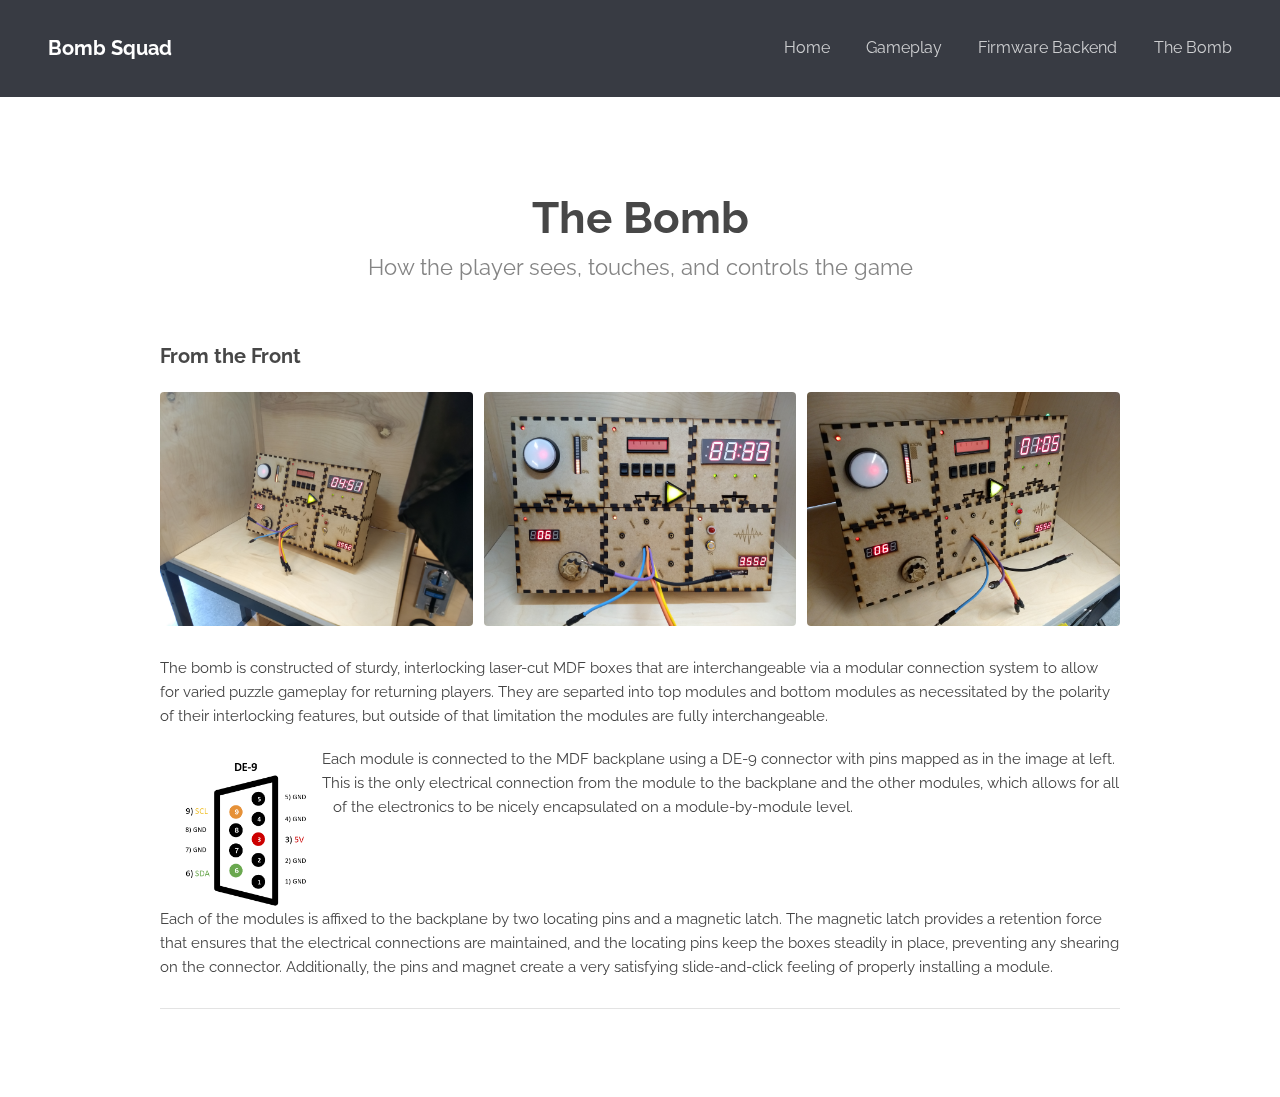
<file: TheBomb.html>
<!DOCTYPE html>
<!--
	Transit by TEMPLATED
	templated.co @templatedco
	Released for free under the Creative Commons Attribution 3.0 license (templated.co/license)
-->
<html lang="en">
	<head>
		<meta charset="UTF-8">
		<title>The Bomb: Bomb Squad </title>
		<meta http-equiv="content-type" content="text/html; charset=utf-8" />
		<meta name="description" content="" />
		<meta name="keywords" content="" />
		<!--[if lte IE 8]><script src="js/html5shiv.js"></script><![endif]-->
		<script src="js/jquery.min.js"></script>
		<script src="js/skel.min.js"></script>
		<script src="js/skel-layers.min.js"></script>
		<script src="js/init.js"></script>
		<noscript>
			<link rel="stylesheet" href="css/skel.css" />
			<link rel="stylesheet" href="css/style.css" />
			<link rel="stylesheet" href="css/style-xlarge.css" />
		</noscript>
	</head>
	<body>

		<!-- Header -->
		<header id="header">
			<h1><a href="index.html">Bomb Squad</a></h1>
			<nav id="nav">
				<ul>
					<li><a href="index.html">Home</a></li>
                    <li><a href="Gameplay.html">Gameplay</a></li>
                    <li><a href="FirmwareBackend.html">Firmware Backend</a></li>
                    <li><a href="TheBomb.html">The Bomb</a></li>
				</ul>
			</nav>
		</header>

		<!-- Main -->
			<section id="main" class="wrapper">
				<div class="container">

					<header class="major">
						<h2>The Bomb</h2>
						<p>How the player sees, touches, and controls the game</p>
					</header>

					<!-- Text -->

						<section>
							<h3>From the Front</h3>
							<div class="box alt">
								<div class="row 50% uniform">
									<div class="4u"><span class="image fit"><img src="images/hero1.jpg" alt="" /></span></div>
									<div class="4u"><span class="image fit"><img src="images/hero2.jpg" alt="" /></span></div>
									<div class="4u$"><span class="image fit"><img src="images/hero3.jpg" alt="" /></span></div>
								</div>
							</div>
							<p>

							</p>
							<p> The bomb is constructed of sturdy, interlocking laser-cut MDF boxes that are interchangeable via a modular connection system to allow for varied puzzle gameplay for returning players. They are separted into top modules and bottom modules as necessitated by the polarity of their interlocking features, but outside of that limitation the modules are fully interchangeable.</p>

							<div class="row 50% uniform">
								<p><div class="2u"><span class="image fit"><img src="images/connector_pinout.png" alt="" /></span></div> Each module is connected to the MDF backplane using a DE-9 connector with pins mapped as in the image at left. This is the only electrical connection from the module to the backplane and the other modules, which allows for all of the electronics to be nicely encapsulated on a module-by-module level.</p>
							</div>

							<p> Each of the modules is affixed to the backplane by two locating pins and a magnetic latch. The magnetic latch provides a retention force that ensures that the electrical connections are maintained, and the locating pins keep the boxes steadily in place, preventing any shearing on the connector. Additionally, the pins and magnet create a very satisfying slide-and-click feeling of properly installing a module.</p>
							<hr />

							<!-- <header>
								<h3>Heading with a Subtitle</h3>
								<p>Lorem ipsum dolor sit amet nullam id egestas urna aliquam</p>
							</header>
							<p>Nunc lacinia ante nunc ac lobortis. Interdum adipiscing gravida odio porttitor sem non mi integer non faucibus ornare mi ut ante amet placerat aliquet. Volutpat eu sed ante lacinia sapien lorem accumsan varius montes viverra nibh in adipiscing blandit tempus accumsan.</p>
							<header>
								<h4>Heading with a Subtitle</h4>
								<p>Lorem ipsum dolor sit amet nullam id egestas urna aliquam</p>
							</header>
							<p>Nunc lacinia ante nunc ac lobortis. Interdum adipiscing gravida odio porttitor sem non mi integer non faucibus ornare mi ut ante amet placerat aliquet. Volutpat eu sed ante lacinia sapien lorem accumsan varius montes viverra nibh in adipiscing blandit tempus accumsan.</p>

							<hr />

							<h2>Heading Level 2</h2>
							<h3>Heading Level 3</h3>
							<h4>Heading Level 4</h4>
							<h5>Heading Level 5</h5>
							<h6>Heading Level 6</h6>

							<hr />

							<h4>Blockquote</h4>
							<blockquote>Fringilla nisl. Donec accumsan interdum nisi, quis tincidunt felis sagittis eget tempus euismod. Vestibulum ante ipsum primis in faucibus vestibulum. Blandit adipiscing eu felis iaculis volutpat ac adipiscing accumsan faucibus. Vestibulum ante ipsum primis in faucibus lorem ipsum dolor sit amet nullam adipiscing eu felis.</blockquote>

							<h4>Preformatted</h4>
							<pre><code>i = 0;

while (!deck.isInOrder()) {
print 'Iteration ' + i;
deck.shuffle();
i++;
}

print 'It took ' + i + ' iterations to sort the deck.';</code></pre>
						</section> -->

					<!-- Lists -->

						<!-- <section>
							<h3>Lists</h3>
							<div class="row">
								<div class="6u 12u(3)">

									<h4>Unordered</h4>
									<ul>
										<li>Dolor pulvinar etiam magna etiam.</li>
										<li>Sagittis adipiscing lorem eleifend.</li>
										<li>Felis enim feugiat dolore viverra.</li>
									</ul>

									<h4>Alternate</h4>
									<ul class="alt">
										<li>Dolor pulvinar etiam magna etiam.</li>
										<li>Sagittis adipiscing lorem eleifend.</li>
										<li>Felis enim feugiat dolore viverra.</li>
									</ul>

								</div>
								<div class="6u 12u(3)">

									<h4>Ordered</h4>
									<ol>
										<li>Dolor pulvinar etiam magna etiam.</li>
										<li>Etiam vel felis at lorem sed viverra.</li>
										<li>Felis enim feugiat dolore viverra.</li>
										<li>Dolor pulvinar etiam magna etiam.</li>
										<li>Etiam vel felis at lorem sed viverra.</li>
										<li>Felis enim feugiat dolore viverra.</li>
									</ol>

									<h4>Icons</h4>
									<ul class="icons">
										<li><a href="#" class="icon fa-twitter"><span class="label">Twitter</span></a></li>
										<li><a href="#" class="icon fa-facebook"><span class="label">Facebook</span></a></li>
										<li><a href="#" class="icon fa-instagram"><span class="label">Instagram</span></a></li>
										<li><a href="#" class="icon fa-github"><span class="label">Github</span></a></li>
										<li><a href="#" class="icon fa-dribbble"><span class="label">Dribbble</span></a></li>
										<li><a href="#" class="icon fa-tumblr"><span class="label">Tumblr</span></a></li>
									</ul>
									<ul class="icons">
										<li><a href="#" class="icon rounded fa-twitter"><span class="label">Twitter</span></a></li>
										<li><a href="#" class="icon rounded fa-facebook"><span class="label">Facebook</span></a></li>
										<li><a href="#" class="icon rounded fa-instagram"><span class="label">Instagram</span></a></li>
										<li><a href="#" class="icon rounded fa-github"><span class="label">Github</span></a></li>
										<li><a href="#" class="icon rounded fa-dribbble"><span class="label">Dribbble</span></a></li>
										<li><a href="#" class="icon rounded fa-tumblr"><span class="label">Tumblr</span></a></li>
									</ul> -->
<!--
								</div>
							</div>

							<h4>Actions</h4>
							<ul class="actions">
								<li><a href="#" class="button alt">Default</a></li>
								<li><a href="#" class="button">Default</a></li>
							</ul>
							<ul class="actions small">
								<li><a href="#" class="button alt small">Small</a></li>
								<li><a href="#" class="button small">Small</a></li>
							</ul>
							<div class="row">
								<div class="3u 6u(2) 12u$(3)">
									<ul class="actions vertical">
										<li><a href="#" class="button alt">Default</a></li>
										<li><a href="#" class="button">Default</a></li>
									</ul>
								</div>
								<div class="3u 6u$(2) 12u$(3)">
									<ul class="actions vertical small">
										<li><a href="#" class="button alt small">Small</a></li>
										<li><a href="#" class="button small">Small</a></li>
									</ul>
								</div>
								<div class="3u 6u(2) 12u$(3)">
									<ul class="actions vertical">
										<li><a href="#" class="button alt fit">Default</a></li>
										<li><a href="#" class="button fit">Default</a></li>
									</ul>
								</div>
								<div class="3u 6u$(2) 12u$(3)">
									<ul class="actions vertical small">
										<li><a href="#" class="button alt small fit">Small</a></li>
										<li><a href="#" class="button small fit">Small</a></li>
									</ul>
								</div>
							</div>
						</section> -->


					<!-- Table -->

						<!-- <section>
							<h3>Table</h3>
							<h4>Default</h4>
							<div class="table-wrapper">
								<table>
									<thead>
										<tr>
											<th>Name</th>
											<th>Description</th>
											<th>Price</th>
										</tr>
									</thead>
									<tbody>
										<tr>
											<td>Item 1</td>
											<td>Ante turpis integer aliquet porttitor.</td>
											<td>29.99</td>
										</tr>
										<tr>
											<td>Item 2</td>
											<td>Vis ac commodo adipiscing arcu aliquet.</td>
											<td>19.99</td>
										</tr>
										<tr>
											<td>Item 3</td>
											<td> Morbi faucibus arcu accumsan lorem.</td>
											<td>29.99</td>
										</tr>
										<tr>
											<td>Item 4</td>
											<td>Vitae integer tempus condimentum.</td>
											<td>19.99</td>
										</tr>
										<tr>
											<td>Item 5</td>
											<td>Ante turpis integer aliquet porttitor.</td>
											<td>29.99</td>
										</tr>
									</tbody>
									<tfoot>
										<tr>
											<td colspan="2"></td>
											<td>100.00</td>
										</tr>
									</tfoot>
								</table>
							</div>
							<h4>Alternate</h4>
							<div class="table-wrapper">
								<table class="alt">
									<thead>
										<tr>
											<th>Name</th>
											<th>Description</th>
											<th>Price</th>
										</tr>
									</thead>
									<tbody>
										<tr>
											<td>Item 1</td>
											<td>Ante turpis integer aliquet porttitor.</td>
											<td>29.99</td>
										</tr>
										<tr>
											<td>Item 2</td>
											<td>Vis ac commodo adipiscing arcu aliquet.</td>
											<td>19.99</td>
										</tr>
										<tr>
											<td>Item 3</td>
											<td> Morbi faucibus arcu accumsan lorem.</td>
											<td>29.99</td>
										</tr>
										<tr>
											<td>Item 4</td>
											<td>Vitae integer tempus condimentum.</td>
											<td>19.99</td>
										</tr>
										<tr>
											<td>Item 5</td>
											<td>Ante turpis integer aliquet porttitor.</td>
											<td>29.99</td>
										</tr>
									</tbody>
									<tfoot>
										<tr>
											<td colspan="2"></td>
											<td>100.00</td>
										</tr>
									</tfoot>
								</table>
							</div>
						</section> -->

					<!-- Buttons -->

						<!-- <section>
							<h3>Buttons</h3>
							<ul class="actions">
								<li><a href="#" class="button alt">Special</a></li>
								<li><a href="#" class="button">Default</a></li>
							</ul>
							<ul class="actions">
								<li><a href="#" class="button alt big">Big</a></li>
								<li><a href="#" class="button">Default</a></li>
								<li><a href="#" class="button small">Default</a></li>
							</ul>
							<div class="row">
								<div class="6u 12u$(3)">
									<ul class="actions fit">
										<li><a href="#" class="button alt fit">Fit</a></li>
										<li><a href="#" class="button fit">Fit</a></li>
									</ul>
								</div>
								<div class="6u$ 12u$(3)">
									<ul class="actions fit small">
										<li><a href="#" class="button alt fit small">Fit + Small</a></li>
										<li><a href="#" class="button fit small">Fit + Small</a></li>
									</ul>
								</div>
							</div>
							<ul class="actions">
								<li><a href="#" class="button alt icon fa-download">Icon</a></li>
								<li><a href="#" class="button icon fa-download">Icon</a></li>
							</ul>
							<ul class="actions">
								<li><span class="button alt disabled">Special</span></li>
								<li><span class="button disabled">Default</span></li>
							</ul>
						</section> -->

					<!-- Form -->

					<!-- Image -->

						<!-- <section>
							<h3>Image</h3>
							<h4>Fit</h4>
							<div class="box alt">
								<div class="row 50% uniform">
									<div class="4u"><span class="image fit"><img src="images/pic03.jpg" alt="" /></span></div>
									<div class="4u"><span class="image fit"><img src="images/pic04.jpg" alt="" /></span></div>
									<div class="4u$"><span class="image fit"><img src="images/pic02.jpg" alt="" /></span></div>
								</div>
							</div>

							<h4>Left &amp; Right</h4>
							<p><span class="image left"><img src="images/pic08.jpg" alt="" /></span>Fringilla nisl. Donec accumsan interdum nisi, quis tincidunt felis sagittis eget. tempus euismod. Vestibulum ante ipsum primis in faucibus vestibulum. Blandit adipiscing eu felis iaculis volutpat ac adipiscing accumsan eu faucibus. Integer ac pellentesque praesent tincidunt felis sagittis eget. tempus euismod. Vestibulum ante ipsum primis in faucibus vestibulum. Blandit adipiscing eu felis iaculis volutpat ac adipiscing accumsan eu faucibus. Integer ac pellentesque praesent. Donec accumsan interdum nisi, quis tincidunt felis sagittis eget. tempus euismod. Vestibulum ante ipsum primis in faucibus vestibulum. Blandit adipiscing eu felis iaculis volutpat ac adipiscing accumsan eu faucibus. Integer ac pellentesque praesent tincidunt felis sagittis eget. tempus euismod. Vestibulum ante ipsum primis in faucibus vestibulum. Blandit adipiscing eu felis iaculis volutpat ac adipiscing accumsan eu faucibus. Integer ac pellentesque praesent.</p>
							<p><span class="image right"><img src="images/pic08.jpg" alt="" /></span>Fringilla nisl. Donec accumsan interdum nisi, quis tincidunt felis sagittis eget. tempus euismod. Vestibulum ante ipsum primis in faucibus vestibulum. Blandit adipiscing eu felis iaculis volutpat ac adipiscing accumsan eu faucibus. Integer ac pellentesque praesent tincidunt felis sagittis eget. tempus euismod. Vestibulum ante ipsum primis in faucibus vestibulum. Blandit adipiscing eu felis iaculis volutpat ac adipiscing accumsan eu faucibus. Integer ac pellentesque praesent. Donec accumsan interdum nisi, quis tincidunt felis sagittis eget. tempus euismod. Vestibulum ante ipsum primis in faucibus vestibulum. Blandit adipiscing eu felis iaculis volutpat ac adipiscing accumsan eu faucibus. Integer ac pellentesque praesent tincidunt felis sagittis eget. tempus euismod. Vestibulum ante ipsum primis in faucibus vestibulum. Blandit adipiscing eu felis iaculis volutpat ac adipiscing accumsan eu faucibus. Integer ac pellentesque praesent.</p>
						</section>

				</div>
			</section> -->


			<!-- Module Connections -->
			<!-- <section id="Module Connections" class="wrapper style2 special">
				<div class="container">

					<header class = "major">
						<h2></h2>
					</header>

						<img src = ""/>
						<p align="left">

						</p>

				</div>
			</section> -->

		<!-- Footer -->
			<!-- <footer id="footer">
				<div class="container">
					<section class="links">
						<div class="row"> -->
							<!-- <section class="3u 6u(medium) 12u$(small)"> -->
								<!-- <h3>Lorem ipsum dolor</h3>
								<ul class="unstyled">
									<li><a href="#">Lorem ipsum dolor sit</a></li>
									<li><a href="#">Nesciunt itaque, alias possimus</a></li>
									<li><a href="#">Optio rerum beatae autem</a></li>
									<li><a href="#">Nostrum nemo dolorum facilis</a></li>
									<li><a href="#">Quo fugit dolor totam</a></li>
								</ul>
							</section>
							<section class="3u 6u$(medium) 12u$(small)">
								<h3>Culpa quia, nesciunt</h3>
								<ul class="unstyled">
									<li><a href="#">Lorem ipsum dolor sit</a></li>
									<li><a href="#">Reiciendis dicta laboriosam enim</a></li>
									<li><a href="#">Corporis, non aut rerum</a></li>
									<li><a href="#">Laboriosam nulla voluptas, harum</a></li>
									<li><a href="#">Facere eligendi, inventore dolor</a></li>
								</ul>
							</section>
							<section class="3u 6u(medium) 12u$(small)">
								<h3>Neque, dolore, facere</h3>
								<ul class="unstyled">
									<li><a href="#">Lorem ipsum dolor sit</a></li>
									<li><a href="#">Distinctio, inventore quidem nesciunt</a></li>
									<li><a href="#">Explicabo inventore itaque autem</a></li>
									<li><a href="#">Aperiam harum, sint quibusdam</a></li>
									<li><a href="#">Labore excepturi assumenda</a></li>
								</ul>
							</section>
							<section class="3u$ 6u$(medium) 12u$(small)">
								<h3>Illum, tempori, saepe</h3>
								<ul class="unstyled">
									<li><a href="#">Lorem ipsum dolor sit</a></li>
									<li><a href="#">Recusandae, culpa necessita nam</a></li>
									<li><a href="#">Cupiditate, debitis adipisci blandi</a></li>
									<li><a href="#">Tempore nam, enim quia</a></li>
									<li><a href="#">Explicabo molestiae dolor labore</a></li>
								</ul>
							</section>
						</div>
					</section>
					<div class="row">
						<div class="8u 12u$(medium)">
							<ul class="copyright">
								<li>&copy; Untitled. All rights reserved.</li>
								<li>Design: <a href="http://templated.co">TEMPLATED</a></li>
								<li>Images: <a href="http://unsplash.com">Unsplash</a></li>
							</ul>
						</div> -->
						<!-- <div class="4u$ 12u$(medium)">
							<ul class="icons">
								<li>
									<a class="icon rounded fa-facebook"><span class="label">Facebook</span></a>
								</li>
								<li>
									<a class="icon rounded fa-twitter"><span class="label">Twitter</span></a>
								</li>
								<li>
									<a class="icon rounded fa-google-plus"><span class="label">Google+</span></a>
								</li>
								<li>
									<a class="icon rounded fa-linkedin"><span class="label">LinkedIn</span></a>
								</li>
							</ul> -->
						<!-- </div>
					</div>
				</div>
			</footer> -->

	</body>
</html>
</file>
<file: css/style-xlarge.css>
/*
	Transit by TEMPLATED
	templated.co @templatedco
	Released for free under the Creative Commons Attribution 3.0 license (templated.co/license)
*/

/* Basic */

	body, input, select, textarea {
		font-size: 11pt;
	}
</file>
<file: css/skel.css>
/* Resets (http://meyerweb.com/eric/tools/css/reset/ | v2.0 | 20110126 | License: none (public domain)) */

	html,body,div,span,applet,object,iframe,h1,h2,h3,h4,h5,h6,p,blockquote,pre,a,abbr,acronym,address,big,cite,code,del,dfn,em,img,ins,kbd,q,s,samp,small,strike,strong,sub,sup,tt,var,b,u,i,center,dl,dt,dd,ol,ul,li,fieldset,form,label,legend,table,caption,tbody,tfoot,thead,tr,th,td,article,aside,canvas,details,embed,figure,figcaption,footer,header,hgroup,menu,nav,output,ruby,section,summary,time,mark,audio,video{margin:0;padding:0;border:0;font-size:100%;font:inherit;vertical-align:baseline;}article,aside,details,figcaption,figure,footer,header,hgroup,menu,nav,section{display:block;}body{line-height:1;}ol,ul{list-style:none;}blockquote,q{quotes:none;}blockquote:before,blockquote:after,q:before,q:after{content:'';content:none;}table{border-collapse:collapse;border-spacing:0;}body{-webkit-text-size-adjust:none}

/* Box Model */

	*, *:before, *:after {
		-moz-box-sizing: border-box;
		-webkit-box-sizing: border-box;
		box-sizing: border-box;
	}

/* Container */

	.container {
		margin-left: auto;
		margin-right: auto;

		/* width: (containers) */
		width: 1200px;
	}

	/* Modifiers */

		/* 125% */
			.container.\31 25\25 {
				width: 100%;

				/* max-width: (containers * 1.25) */
				max-width: 1500px;

				/* min-width: (containers) */
				min-width: 1200px;
			}

		/* 75% */
			.container.\37 5\25 {

				/* width: (containers * 0.75) */
				width: 900px;

			}

		/* 50% */
			.container.\35 0\25 {

				/* width: (containers * 0.50) */
				width: 600px;

			}

		/* 25% */
			.container.\32 5\25 {

				/* width: (containers * 0.25) */
				width: 300px;

			}

/* Grid */

	.row {
		border-bottom: solid 1px transparent;

	}

	.row{
		display: table; /* Make the container element behave like a table */
	}

.row [class*="col-"] {
    float: none;
    display: table-cell;
    vertical-align: top;
}

	.row > * {
		float: left;
	}

	.row-eq-height {
  display: -webkit-box;
  display: -webkit-flex;
  display: -ms-flexbox;
  display:         flex;
}


	.row:after, .row:before {
		content: '';
		display: block;
		clear: both;
		height: 0;
	}

	.row.uniform > * > :first-child {
		margin-top: 0;
	}

	.row.uniform > * > :last-child {
		margin-bottom: 0;
	}

	/* Gutters */

		/* Normal */

			.row > * {
				/* padding: (gutters.horizontal) 0 0 (gutters.vertical) */
				padding: 0 0 0 2em;
			}

			.row {
				/* margin: -(gutters.horizontal) 0 -1px -(gutters.vertical) */
				margin: 0 0 -1px -2em;
			}

			.row.uniform > * {
				/* padding: (gutters.vertical) 0 0 (gutters.vertical) */
				padding: 2em 0 0 2em;
			}

			.row.uniform {
				/* margin: -(gutters.vertical) 0 -1px -(gutters.vertical) */
				margin: -2em 0 -1px -2em;
			}

		/* 200% */

			.row.\32 00\25 > * {
				/* padding: (gutters.horizontal) 0 0 (gutters.vertical) */
				padding: 0 0 0 4em;
			}

			.row.\32 00\25 {
				/* margin: -(gutters.horizontal) 0 -1px -(gutters.vertical) */
				margin: 0 0 -1px -4em;
			}

			.row.uniform.\32 00\25 > * {
				/* padding: (gutters.vertical) 0 0 (gutters.vertical) */
				padding: 4em 0 0 4em;
			}

			.row.uniform.\32 00\25 {
				/* margin: -(gutters.vertical) 0 -1px -(gutters.vertical) */
				margin: -4em 0 -1px -4em;
			}

		/* 150% */

			.row.\31 50\25 > * {
				/* padding: (gutters.horizontal) 0 0 (gutters.vertical) */
				padding: 0 0 0 1.5em;
			}

			.row.\31 50\25 {
				/* margin: -(gutters.horizontal) 0 -1px -(gutters.vertical) */
				margin: 0 0 -1px -1.5em;
			}

			.row.uniform.\31 50\25 > * {
				/* padding: (gutters.vertical) 0 0 (gutters.vertical) */
				padding: 1.5em 0 0 1.5em;
			}

			.row.uniform.\31 50\25 {
				/* margin: -(gutters.vertical) 0 -1px -(gutters.vertical) */
				margin: -1.5em 0 -1px -1.5em;
			}

		/* 50% */

			.row.\35 0\25 > * {
				/* padding: (gutters.horizontal) 0 0 (gutters.vertical) */
				padding: 0 0 0 1em;
			}

			.row.\35 0\25 {
				/* margin: -(gutters.horizontal) 0 -1px -(gutters.vertical) */
				margin: 0 0 -1px -1em;
			}

			.row.uniform.\35 0\25 > * {
				/* padding: (gutters.vertical) 0 0 (gutters.vertical) */
				padding: 1em 0 0 1em;
			}

			.row.uniform.\35 0\25 {
				/* margin: -(gutters.vertical) 0 -1px -(gutters.vertical) */
				margin: -1em 0 -1px -1em;
			}

		/* 25% */

			.row.\32 5\25 > * {
				/* padding: (gutters.horizontal) 0 0 (gutters.vertical) */
				padding: 0 0 0 0.5em;
			}

			.row.\32 5\25 {
				/* margin: -(gutters.horizontal) 0 -1px -(gutters.vertical) */
				margin: 0 0 -1px -0.5em;
			}

			.row.uniform.\32 5\25 > * {
				/* padding: (gutters.vertical) 0 0 (gutters.vertical) */
				padding: 0.5em 0 0 0.5em;
			}

			.row.uniform.\32 5\25 {
				/* margin: -(gutters.vertical) 0 -1px -(gutters.vertical) */
				margin: -0.5em 0 -1px -0.5em;
			}

		/* 0% */

			.row.\30 \25 > * {
				padding: 0;
			}

			.row.\30 \25 {
				margin: 0 0 -1px 0;
			}



	/* Cells */

		.\31 2u, .\31 2u\24 { width: 100%; clear: none; margin-left: 0; }
		.\31 1u, .\31 1u\24 { width: 91.6666666667%; clear: none; margin-left: 0; }
		.\31 0u, .\31 0u\24 { width: 83.3333333333%; clear: none; margin-left: 0; }
		.\39 u, .\39 u\24 { width: 75%; clear: none; margin-left: 0; }
		.\38 u, .\38 u\24 { width: 66.6666666667%; clear: none; margin-left: 0; }
		.\37 u, .\37 u\24 { width: 58.3333333333%; clear: none; margin-left: 0; }
		.\36 u, .\36 u\24 { width: 50%; clear: none; margin-left: 0; }
		.\35 u, .\35 u\24 { width: 41.6666666667%; clear: none; margin-left: 0; }
		.\34 u, .\34 u\24 { width: 33.3333333333%; clear: none; margin-left: 0; }
		.\33 u, .\33 u\24 { width: 25%; clear: none; margin-left: 0; }
		.\32 u, .\32 u\24 { width: 16.6666666667%; clear: none; margin-left: 0; }
		.\31 u, .\31 u\24 { width: 8.3333333333%; clear: none; margin-left: 0; }

		.\31 2u\24 + *,
		.\31 1u\24 + *,
		.\31 0u\24 + *,
		.\39 u\24 + *,
		.\38 u\24 + *,
		.\37 u\24 + *,
		.\36 u\24 + *,
		.\35 u\24 + *,
		.\34 u\24 + *,
		.\33 u\24 + *,
		.\32 u\24 + *,
		.\31 u\24 + * {
			clear: left;
		}

		.\-11u { margin-left: 91.6666666667% }
		.\-10u { margin-left: 83.3333333333% }
		.\-9u { margin-left: 75% }
		.\-8u { margin-left: 66.6666666667% }
		.\-7u { margin-left: 58.3333333333% }
		.\-6u { margin-left: 50% }
		.\-5u { margin-left: 41.6666666667% }
		.\-4u { margin-left: 33.3333333333% }
		.\-3u { margin-left: 25% }
		.\-2u { margin-left: 16.6666666667% }
		.\-1u { margin-left: 8.3333333333% }
</file>
<file: css/style.css>
@charset "UTF-8";

@import url(font-awesome.min.css);


@import url(http://fonts.googleapis.com/css?family=Raleway:700,400);

/*
	Transit by TEMPLATED
	templated.co @templatedco
	Released for free under the Creative Commons Attribution 3.0 license (templated.co/license)
*/

/* Basic */

	body {
		background: #fff;
	}

		body.is-loading *, body.is-loading *:before, body.is-loading *:after {
			-moz-animation: none !important;
			-webkit-animation: none !important;
			-o-animation: none !important;
			-ms-animation: none !important;
			animation: none !important;
			-moz-transition: none !important;
			-webkit-transition: none !important;
			-o-transition: none !important;
			-ms-transition: none !important;
			transition: none !important;
		}

	body, input, select, textarea {
		color: #444;
		font-family: "Raleway", Helvetica, sans-serif;
		font-size: 13pt;
		font-weight: 400;
		line-height: 1.65em;
	}

	a {
		color: #383b43;
		text-decoration: none;
	}

		a:active, a:hover {
			text-decoration: underline;
		}

	strong, b {
		color: #474747;
		font-weight: 700;
	}

	em, i {
		font-style: italic;
	}

	p {
		margin: 0 0 2em 0;
	}

	h1, h2, h3, h4, h5, h6 {
		color: #474747;
		font-weight: 700;
		line-height: 1em;
		margin: 0 0 1em 0;
	}

		h1 a, h2 a, h3 a, h4 a, h5 a, h6 a {
			color: inherit;
			text-decoration: none;
		}

	h2 {
		font-size: 1.75em;
		line-height: 1.5em;
	}

	h3 {
		font-size: 1.35em;
		line-height: 1.5em;
	}

	h4 {
		font-size: 1.1em;
		line-height: 1.5em;
	}

	h5 {
		font-size: 0.9em;
		line-height: 1.5em;
	}

	h6 {
		font-size: 0.7em;
		line-height: 1.5em;
	}

	sub {
		font-size: 0.8em;
		position: relative;
		top: 0.5em;
	}

	sup {
		font-size: 0.8em;
		position: relative;
		top: -0.5em;
	}

	hr {
		border: 0;
		border-bottom: solid 1px rgba(144, 144, 144, 0.25);
		margin: 2em 0;
	}

		hr.major {
			margin: 3em 0;
		}

	blockquote {
		border-left: solid 4px rgba(144, 144, 144, 0.25);
		font-style: italic;
		margin: 0 0 2em 0;
		padding: 0.5em 0 0.5em 2em;
	}

	code {
		background: rgba(144, 144, 144, 0.075);
		border-radius: 4px;
		border: solid 1px rgba(144, 144, 144, 0.25);
		font-family: "Courier New", monospace;
		font-size: 0.9em;
		margin: 0 0.25em;
		padding: 0.25em 0.65em;
	}

	pre {
		-webkit-overflow-scrolling: touch;
		font-family: "Courier New", monospace;
		font-size: 0.9em;
		margin: 0 0 2em 0;
	}

		pre code {
			display: block;
			line-height: 1.75em;
			padding: 1em 1.5em;
			overflow-x: auto;
		}

	.align-left {
		text-align: left;
	}

	.align-center {
		text-align: center;
	}

	.align-right {
		text-align: right;
	}

/* Section/Article */

	section.special, article.special {
		text-align: center;
	}

	header p {
		color: #858585;
		position: relative;
		margin: 0 0 1.5em 0;
	}

	header h2 + p {
		font-size: 1.25em;
		margin-top: -1em;
		line-height: 1.5em;
	}

	header h3 + p {
		font-size: 1.1em;
		margin-top: -0.8em;
		line-height: 1.5em;
	}

	header h4 + p,
	header h5 + p,
	header h6 + p {
		font-size: 0.9em;
		margin-top: -0.6em;
		line-height: 1.5em;
	}

	header.major {
		text-align: center;
		margin-bottom: 4em;
	}

		header.major h2 {
			font-size: 3em;
			margin-bottom: 0.5em;
		}

		header.major p {
			font-size: 1.5em;
		}

/* Form */

	form {
		margin: 0 0 2em 0;
	}

	label {
		color: #474747;
		display: block;
		font-size: 0.9em;
		font-weight: 700;
		margin: 0 0 1em 0;
	}

	input[type="text"],
	input[type="password"],
	input[type="email"],
	select,
	textarea {
		-moz-appearance: none;
		-webkit-appearance: none;
		-o-appearance: none;
		-ms-appearance: none;
		appearance: none;
		background: rgba(144, 144, 144, 0.075);
		border-radius: 4px;
		border: none;
		color: inherit;
		display: block;
		outline: 0;
		padding: 0 1em;
		text-decoration: none;
		width: 100%;
	}

		input[type="text"]:invalid,
		input[type="password"]:invalid,
		input[type="email"]:invalid,
		select:invalid,
		textarea:invalid {
			box-shadow: none;
		}

		input[type="text"]:focus,
		input[type="password"]:focus,
		input[type="email"]:focus,
		select:focus,
		textarea:focus {
			border-color: #383b43;
			box-shadow: 0 0 0 1px #383b43;
		}

	.select-wrapper {
		text-decoration: none;
		display: block;
		position: relative;
	}

		.select-wrapper:before {
			content: "";
			-moz-osx-font-smoothing: grayscale;
			-webkit-font-smoothing: antialiased;
			font-family: FontAwesome;
			font-style: normal;
			font-weight: normal;
			text-transform: none !important;
		}

		.select-wrapper:before {
			color: rgba(144, 144, 144, 0.25);
			display: block;
			height: 2.75em;
			line-height: 2.75em;
			pointer-events: none;
			position: absolute;
			right: 0;
			text-align: center;
			top: 0;
			width: 2.75em;
		}

		.select-wrapper select::-ms-expand {
			display: none;
		}

	input[type="text"],
	input[type="password"],
	input[type="email"],
	select {
		height: 2.75em;
	}

	textarea {
		padding: 0.75em 1em;
	}

	input[type="checkbox"],
	input[type="radio"] {
		-moz-appearance: none;
		-webkit-appearance: none;
		-o-appearance: none;
		-ms-appearance: none;
		appearance: none;
		display: block;
		float: left;
		margin-right: -2em;
		opacity: 0;
		width: 1em;
		z-index: -1;
	}

		input[type="checkbox"] + label,
		input[type="radio"] + label {
			text-decoration: none;
			color: #444;
			cursor: pointer;
			display: inline-block;
			font-size: 1em;
			font-weight: 400;
			padding-left: 2.4em;
			padding-right: 0.75em;
			position: relative;
		}

			input[type="checkbox"] + label:before,
			input[type="radio"] + label:before {
				-moz-osx-font-smoothing: grayscale;
				-webkit-font-smoothing: antialiased;
				font-family: FontAwesome;
				font-style: normal;
				font-weight: normal;
				text-transform: none !important;
			}

			input[type="checkbox"] + label:before,
			input[type="radio"] + label:before {
				background: rgba(144, 144, 144, 0.075);
				border-radius: 4px;
				border: solid 1px rgba(144, 144, 144, 0.25);
				content: '';
				display: inline-block;
				height: 1.65em;
				left: 0;
				line-height: 1.58125em;
				position: absolute;
				text-align: center;
				top: 0;
				width: 1.65em;
			}

		input[type="checkbox"]:checked + label:before,
		input[type="radio"]:checked + label:before {
			background: #3cadd4;
			border-color: #3cadd4;
			color: #ffffff;
			content: '\f00c';
		}

		input[type="checkbox"]:focus + label:before,
		input[type="radio"]:focus + label:before {
			border-color: #383b43;
			box-shadow: 0 0 0 1px #383b43;
		}

	input[type="checkbox"] + label:before {
		border-radius: 4px;
	}

	input[type="radio"] + label:before {
		border-radius: 100%;
	}

	::-webkit-input-placeholder {
		color: #858585 !important;
		opacity: 1.0;
	}

	:-moz-placeholder {
		color: #858585 !important;
		opacity: 1.0;
	}

	::-moz-placeholder {
		color: #858585 !important;
		opacity: 1.0;
	}

	:-ms-input-placeholder {
		color: #858585 !important;
		opacity: 1.0;
	}

	.formerize-placeholder {
		color: #858585 !important;
		opacity: 1.0;
	}

/* Box */

	.box {
		border-radius: 4px;
		border: solid 1px rgba(144, 144, 144, 0.25);
		margin-bottom: 2em;
		padding: 1.5em;

		/*
		display: flex;

		flex-wrap: wrap;
		*/
	}

		.box > :last-child,
		.box > :last-child > :last-child,
		.box > :last-child > :last-child > :last-child {
			margin-bottom: 0;
		}

		.box{
			display: table-cell;
		}
		.box.alt {
			border: 0;
			border-radius: 0;
			padding: 0;
		}

/*
		.box.column{
			flex: 1;
			background: #aaa;
			margin-right: 10px;
			padding: 15px;
		}
*/

/* Icon */

	.icon {
		text-decoration: none;
		border-bottom: none;
		position: relative;
	}

		.icon:before {
			-moz-osx-font-smoothing: grayscale;
			-webkit-font-smoothing: antialiased;
			font-family: FontAwesome;
			font-style: normal;
			font-weight: normal;
			text-transform: none !important;
		}

		.icon:active, .icon:hover {
			text-decoration: none;
		}

		.icon > .label {
			display: none;
		}

		.icon.rounded {
			background-color: #383b43;
			border-radius: 100%;
			color: #ffffff;
			display: inline-block;
			height: 3.25em;
			line-height: 3.25em;
			text-align: center;
			width: 3.25em;
		}

			.icon.rounded.big {
				font-size: 2.5em;
				margin-bottom: 0.5em;
			}

			.icon.rounded.color1 {
				background-color: #3cadd4;
			}

			.icon.rounded.color2 {
				background-color: #3c61d4;
			}

			.icon.rounded.color3 {
				background-color: #633cd4;
			}

			.icon.rounded.color4 {
				background-color: #af3cd4;
			}

			.icon.rounded.color5 {
				background-color: #d43cad;
			}

			.icon.rounded.color6 {
				background-color: #d43c61;
			}

			.icon.rounded.color7 {
				background-color: #d4633c;
			}

			.icon.rounded.color8 {
				background-color: #d4af3c;
			}

			.icon.rounded.color9 {
				background-color: #add43c;
			}

			.icon.rounded.color10 {
				background-color: #61d43c;
			}

			.icon.rounded.fa-twitter {
				background-color: #2daae4;
			}

			.icon.rounded.fa-facebook {
				background-color: #39599f;
			}

			.icon.rounded.fa-google-plus {
				background-color: #c91e1f;
			}

			.icon.rounded.fa-dribbble {
				background-color: #c4376b;
			}

			.icon.rounded.fa-tumblr, .icon.rounded.fa-linkedin {
				background-color: #31516a;
			}

			.icon.rounded.fa-rss {
				background-color: #f2600b;
			}

/* Image */

	.image {
		border-radius: 4px;
		border: 0;
		display: inline-block;
		position: relative;
	}

		.image img {
			border-radius: 4px;
			display: block;
		}

		.image.left {
			float: left;
			padding: 0 1.5em 1em 0;
			top: 0.25em;
		}

		.image.right {
			float: right;
			padding: 0 0 1em 1.5em;
			top: 0.25em;
		}

		.image.left, .image.right {
			max-width: 40%;
		}

			.image.left img, .image.right img {
				width: 100%;
			}

		.image.fit {
			display: block;
			margin: 0 0 2em 0;
			width: 100%;
		}

			.image.fit img {
				width: 100%;
			}

			.center {
	    display: block;
	    margin-left: auto;
	    margin-right: auto;
	    width: 50%;
	}

	img {
    image-orientation: from-image;
}


/* List */

	ol {
		list-style: decimal;
		margin: 0 0 2em 0;
		padding-left: 1.25em;
	}

		ol li {
			padding-left: 0.25em;
		}

	ul {
		list-style: disc;
		margin: 0 0 2em 0;
		padding-left: 1em;
	}

		ul li {
			padding-left: 0.5em;
		}

		ul.alt {
			list-style: none;
			padding-left: 0;
		}

			ul.alt li {
				border-top: solid 1px rgba(144, 144, 144, 0.25);
				padding: 0.5em 0;
			}

				ul.alt li:first-child {
					border-top: 0;
					padding-top: 0;
				}

		ul.unstyled {
			list-style: none;
			padding-left: 0;
		}

			ul.unstyled li {
				padding: 0.4em 0;
			}

		ul.icons {
			cursor: default;
			list-style: none;
			padding-left: 0;
		}

			ul.icons li {
				display: inline-block;
				padding: 0 1em 0 0;
			}

				ul.icons li:last-child {
					padding-right: 0;
				}

				ul.icons li .icon:before {
					font-size: 2em;
				}

		ul.actions {
			cursor: default;
			list-style: none;
			padding-left: 0;
		}

			ul.actions li {
				display: inline-block;
				padding: 0 1em 0 0;
				vertical-align: middle;
			}

				ul.actions li:last-child {
					padding-right: 0;
				}

			ul.actions.small li {
				padding: 0 0.5em 0 0;
			}

			ul.actions.vertical li {
				display: block;
				padding: 1em 0 0 0;
			}

				ul.actions.vertical li:first-child {
					padding-top: 0;
				}

				ul.actions.vertical li > * {
					margin-bottom: 0;
				}

			ul.actions.vertical.small li {
				padding: 0.5em 0 0 0;
			}

				ul.actions.vertical.small li:first-child {
					padding-top: 0;
				}

			ul.actions.fit {
				display: table;
				margin-left: -1em;
				padding: 0;
				table-layout: fixed;
				width: calc(100% + 1em);
			}

				ul.actions.fit li {
					display: table-cell;
					padding: 0 0 0 1em;
				}

					ul.actions.fit li > * {
						margin-bottom: 0;
					}

				ul.actions.fit.small {
					margin-left: -0.5em;
					width: calc(100% + 0.5em);
				}

					ul.actions.fit.small li {
						padding: 0 0 0 0.5em;
					}

	dl {
		margin: 0 0 2em 0;
	}

/* Table */

	.table-wrapper {
		-webkit-overflow-scrolling: touch;
		overflow-x: auto;
	}

	table {
		margin: 0 0 2em 0;
		width: 100%;
	}

		table tbody tr {
			border: solid 1px rgba(144, 144, 144, 0.25);
			border-left: 0;
			border-right: 0;
		}

			table tbody tr:nth-child(2n + 1) {
				background-color: rgba(144, 144, 144, 0.075);
			}

		table td {
			padding: 0.75em 0.75em;
		}

		table th {
			color: #474747;
			font-size: 0.9em;
			font-weight: 700;
			padding: 0 0.75em 0.75em 0.75em;
			text-align: left;
		}

		table thead {
			border-bottom: solid 2px rgba(144, 144, 144, 0.25);
		}

		table tfoot {
			border-top: solid 2px rgba(144, 144, 144, 0.25);
		}

		table.alt {
			border-collapse: separate;
		}

			table.alt tbody tr td {
				border: solid 1px rgba(144, 144, 144, 0.25);
				border-left-width: 0;
				border-top-width: 0;
			}

				table.alt tbody tr td:first-child {
					border-left-width: 1px;
				}

			table.alt tbody tr:first-child td {
				border-top-width: 1px;
			}

			table.alt thead {
				border-bottom: 0;
			}

			table.alt tfoot {
				border-top: 0;
			}

/* Button */

	input[type="submit"],
	input[type="reset"],
	input[type="button"],
	.button {
		-moz-appearance: none;
		-webkit-appearance: none;
		-o-appearance: none;
		-ms-appearance: none;
		appearance: none;
		-moz-transition: background-color 0.2s ease-in-out, color 0.2s ease-in-out;
		-webkit-transition: background-color 0.2s ease-in-out, color 0.2s ease-in-out;
		-o-transition: background-color 0.2s ease-in-out, color 0.2s ease-in-out;
		-ms-transition: background-color 0.2s ease-in-out, color 0.2s ease-in-out;
		transition: background-color 0.2s ease-in-out, color 0.2s ease-in-out;
		background-color: #3cadd4;
		border-radius: 30px;
		border: 0;
		color: #ffffff !important;
		cursor: pointer;
		display: inline-block;
		font-weight: 400;
		height: 2.85em;
		line-height: 2.95em;
		padding: 0 2em;
		text-align: center;
		text-decoration: none;
		white-space: nowrap;
	}

		input[type="submit"]:hover,
		input[type="reset"]:hover,
		input[type="button"]:hover,
		.button:hover {
			background-color: #51b6d9;
			text-decoration: none;
		}

		input[type="submit"]:active,
		input[type="reset"]:active,
		input[type="button"]:active,
		.button:active {
			background-color: #2da2ca;
			text-decoration: none;
		}

		input[type="submit"].icon,
		input[type="reset"].icon,
		input[type="button"].icon,
		.button.icon {
			padding-left: 1.35em;
		}

			input[type="submit"].icon:before,
			input[type="reset"].icon:before,
			input[type="button"].icon:before,
			.button.icon:before {
				margin-right: 0.5em;
			}

		input[type="submit"].fit,
		input[type="reset"].fit,
		input[type="button"].fit,
		.button.fit {
			display: block;
			margin: 0 0 1em 0;
			width: 100%;
		}

		input[type="submit"].small,
		input[type="reset"].small,
		input[type="button"].small,
		.button.small {
			font-size: 0.8em;
		}

		input[type="submit"].big,
		input[type="reset"].big,
		input[type="button"].big,
		.button.big {
			font-size: 1.35em;
		}

		input[type="submit"].alt,
		input[type="reset"].alt,
		input[type="button"].alt,
		.button.alt {
			background-color: transparent;
			box-shadow: inset 0 0 0 2px rgba(144, 144, 144, 0.25);
			color: #474747 !important;
		}

			input[type="submit"].alt:hover,
			input[type="reset"].alt:hover,
			input[type="button"].alt:hover,
			.button.alt:hover {
				background-color: rgba(144, 144, 144, 0.075);
			}

			input[type="submit"].alt:active,
			input[type="reset"].alt:active,
			input[type="button"].alt:active,
			.button.alt:active {
				background-color: rgba(144, 144, 144, 0.2);
			}

			input[type="submit"].alt.icon:before,
			input[type="reset"].alt.icon:before,
			input[type="button"].alt.icon:before,
			.button.alt.icon:before {
				color: #858585;
			}

		input[type="submit"].special,
		input[type="reset"].special,
		input[type="button"].special,
		.button.special {
			background-color: #383b43;
			color: #ffffff !important;
		}

			input[type="submit"].special:hover,
			input[type="reset"].special:hover,
			input[type="button"].special:hover,
			.button.special:hover {
				background-color: #444751;
			}

			input[type="submit"].special:active,
			input[type="reset"].special:active,
			input[type="button"].special:active,
			.button.special:active {
				background-color: #2c2f35;
			}

		input[type="submit"].disabled, input[type="submit"]:disabled,
		input[type="reset"].disabled,
		input[type="reset"]:disabled,
		input[type="button"].disabled,
		input[type="button"]:disabled,
		.button.disabled,
		.button:disabled {
			background-color: #444 !important;
			box-shadow: inset 0 -0.15em 0 0 rgba(0, 0, 0, 0.15);
			color: #fff !important;
			cursor: default;
			opacity: 0.25;
		}

/* Header */

	body.landing #header {
		background-color: transparent;
		left: 0;
		position: absolute;
		top: 0;
	}

		body.landing #header nav a {
			color: rgba(255, 255, 255, 0.5);
		}

	#header {
		background-color: #383b43;
		color: #ffffff;
		cursor: default;
		font-size: 1.1em;
		height: 6em;
		line-height: 6em;
		width: 100%;
		z-index: 10000;
	}

		#header h1 {
			color: #ffffff;
			height: inherit;
			left: 3em;
			line-height: inherit;
			margin: 0;
			padding: 0;
			position: absolute;
		}

			#header h1 a {
				font-size: 1.25em;
			}

		#header nav {
			height: inherit;
			line-height: inherit;
			position: absolute;
			right: 3em;
			vertical-align: middle;
		}

			#header nav > ul {
				list-style: none;
				margin: 0;
				padding-left: 0;
			}

				#header nav > ul > li {
					border-radius: 4px;
					display: inline-block;
					margin-left: 2em;
					padding-left: 0;
				}

					#header nav > ul > li a {
						-moz-transition: color 0.2s ease-in-out;
						-webkit-transition: color 0.2s ease-in-out;
						-o-transition: color 0.2s ease-in-out;
						-ms-transition: color 0.2s ease-in-out;
						transition: color 0.2s ease-in-out;
						color: #cdced0;
						display: inline-block;
						text-decoration: none;
					}

						#header nav > ul > li a:active, #header nav > ul > li a:hover {
							color: #ffffff;
						}

					#header nav > ul > li:first-child {
						margin-left: 0;
					}

					#header nav > ul > li .button {
						background-color: #fff;
						color: #444 !important;
						height: 2.25em;
						line-height: 2.25em;
						margin-bottom: 0;
						padding: 0 1em;
						position: relative;
						top: -0.075em;
						vertical-align: middle;
					}

		#header .container {
			position: relative;
		}

			#header .container h1 {
				left: 0;
			}

			#header .container nav {
				right: 0;
			}

/* Banner */

	#banner {
		background-image: url(../images/dark_tint.png), url(../images/IMG_20180507_135605561.jpg);
		background-position: center center;
		background-size: cover;
		color: #ffffff;
		padding: 14em 0em 14em;
		text-align: center;
	}

		#banner :last-child {
			margin-bottom: 0;
		}

		#banner h2 {
			color: #ffffff;
			font-size: 4em;
			line-height: 1.25em;
			margin: 0 0 0.5em 0;
			padding: 0;
		}

		#banner p {
			font-size: 1.5em;
			margin-bottom: 1.75em;
		}

/* Wrapper */

	.wrapper {
		padding: 6em 0em 4em;
		/* Style 1 Wrapper */
		/* Style 2 Wrapper */
		/* Style 3 Wrapper */
	}

		.wrapper.style1 {
			background-color: #F5F5F5;
			border-bottom: 1px solid rgba(144, 144, 144, 0.25);
			border-top: 1px solid rgba(144, 144, 144, 0.25);
		}

			.wrapper.style1 .box {
				background-color: #fff;
				padding: 3em 2.5em;
			}

				.wrapper.style1 .box h2, .wrapper.style1 .box h3, .wrapper.style1 .box h4, .wrapper.style1 .box h5, .wrapper.style1 .box h6 {
					color: #858585;
				}

		.wrapper.style2 .profiles {
			border-bottom: 1px solid rgba(144, 144, 144, 0.25);
			border-top: 1px solid rgba(144, 144, 144, 0.25);
			margin-bottom: 4em;
			padding-top: 4em;
		}

		.wrapper.style2 .profile {
			margin-bottom: 2em;
			text-align: left;
		}

			.wrapper.style2 .profile img {
				border-radius: 50%;
				float: left;
				margin-bottom: 1em;
				margin-right: 1em;
			}

			.wrapper.style2 .profile h4 {
				margin-bottom: 0;
				margin-top: 1em;
			}

		.wrapper.style2 footer {
			margin-left: auto;
			margin-right: auto;
			width: 70%;
		}

			.wrapper.style2 footer p {
				margin-bottom: 3em;
			}

		.wrapper.style3 {
			background-color: #3cadd4;
			color: #ffffff;
		}

			.wrapper.style3 h2, .wrapper.style3 h3, .wrapper.style3 p {
				color: #ffffff;
			}

			.wrapper.style3 input[type="text"],
			.wrapper.style3 input[type="password"],
			.wrapper.style3 input[type="email"],
			.wrapper.style3 select,
			.wrapper.style3 textarea {
				background-color: #fff;
				color: #444;
			}

/* Footer */

	#footer {
		background: #383b43;
		padding: 6em 0em 4em;
	}

		#footer h2, #footer h3, #footer h4 {
			color: #ffffff;
		}

		#footer p, #footer a, #footer li {
			color: #cdced0;
		}

		#footer .links {
			border-bottom: 1px solid rgba(144, 144, 144, 0.25);
			margin-bottom: 4em;
			padding-bottom: 1em;
		}

		#footer .copyright {
			margin-top: 0.65em;
			padding: 0;
		}

			#footer .copyright li {
				color: #858585;
				display: inline-block;
				list-style: none;
				margin-left: 0.5em;
				padding-left: 0.5em;
			}

				#footer .copyright li:first-child {
					margin-left: 0;
					padding-left: 0;
				}

			#footer .copyright a {
				color: #858585;
			}

		#footer .icons {
			text-align: right;
		}

		#footer a.icon {
			color: #ffffff;
			font-size: 0.65em;
			height: 4em;
			line-height: 4em;
			width: 4em;
			cursor: pointer;
		}

/* Grid Demo */

	.grid-demo {
		display: block;
		margin: 0 0 2em 0;
	}

		.grid-demo span {
			background: #8d93a0;
			border-radius: 4px;
			color: rgba(0, 0, 0, 0.25);
			display: block;
			font-weight: 700;
			height: 2.75em;
			line-height: 2.75em;
			text-align: center;
		}

		.grid-demo .row.flush > div span {
			border-radius: 0;
		}

		.grid-demo .row.flush > div:first-child span {
			border-radius: 4px 0 0 4px;
		}

		.grid-demo .row.flush > div:last-child span {
			border-radius: 0 4px 4px 0;
		}
</file>
